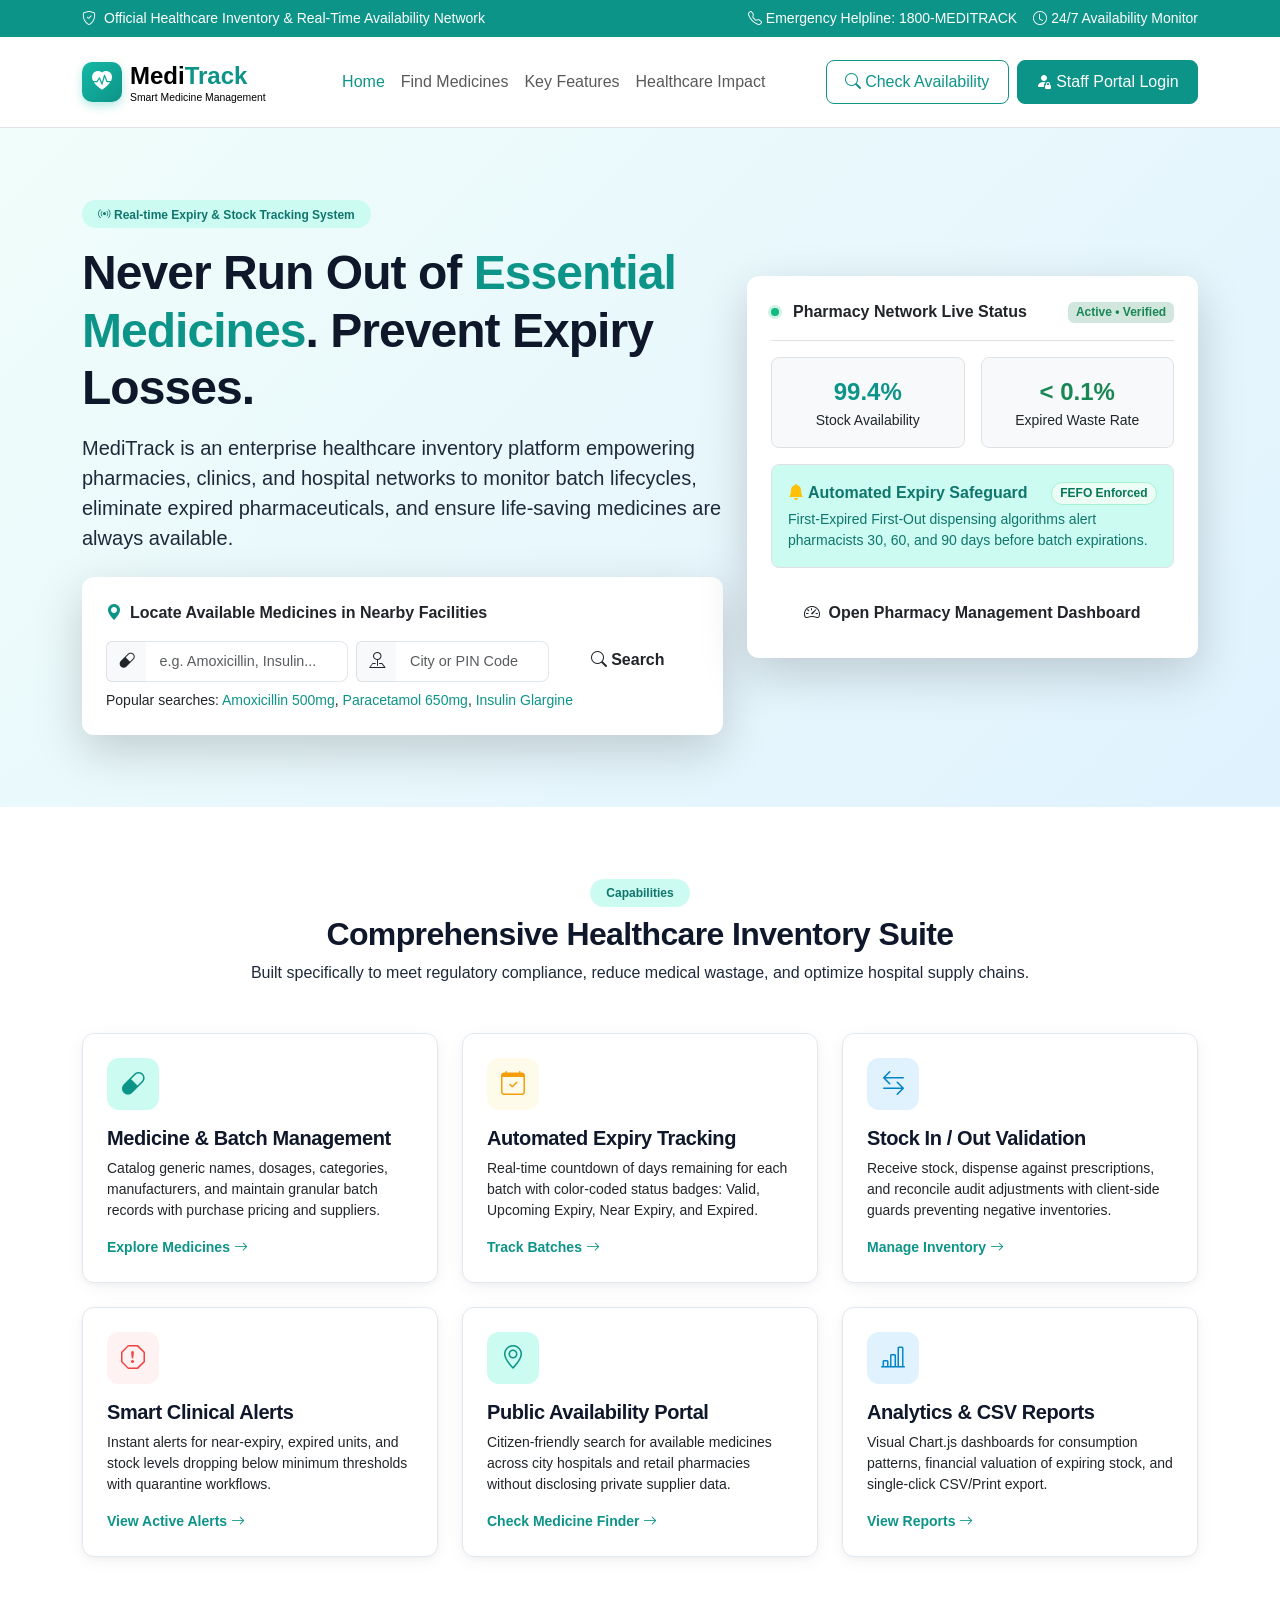
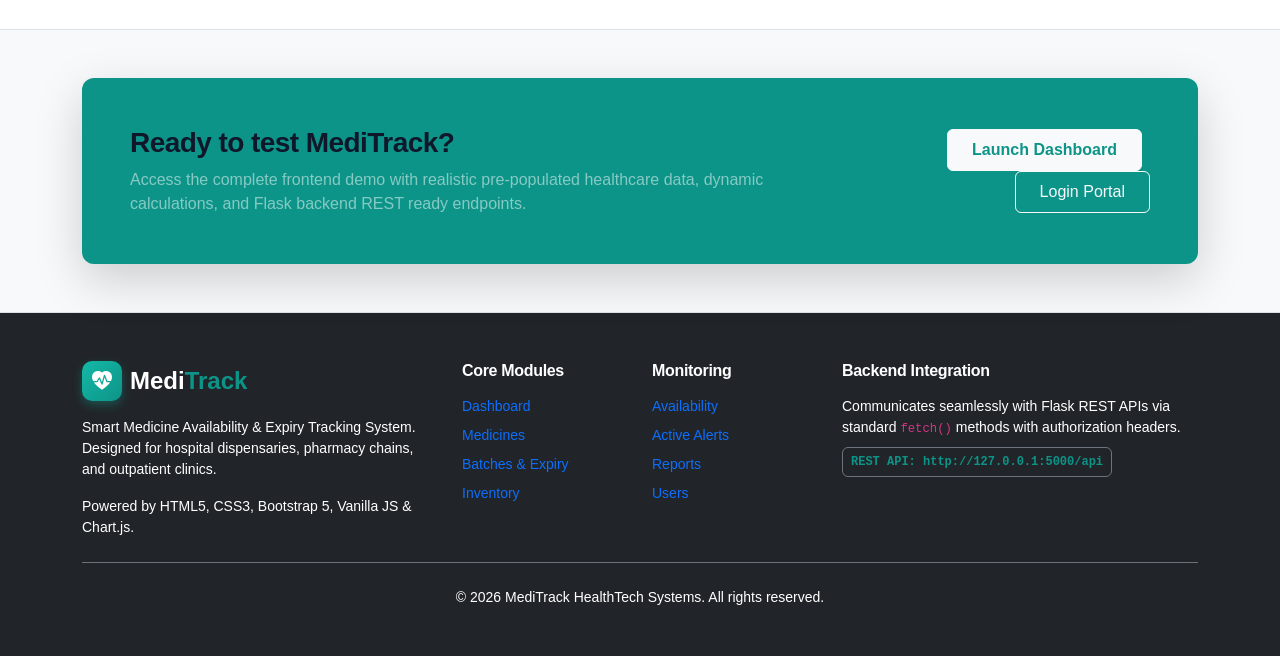
<file: meditrack-frontend/index.html>
<!DOCTYPE html>
<html lang="en">
<head>
  <meta charset="UTF-8">
  <meta name="viewport" content="width=device-width, initial-scale=1.0">
  <title>MediTrack - Smart Medicine Availability & Expiry Tracking System</title>
  <!-- Bootstrap 5 CSS -->
  <link href="https://cdn.jsdelivr.net/npm/bootstrap@5.3.3/dist/css/bootstrap.min.css" rel="stylesheet">
  <!-- Bootstrap Icons -->
  <link href="https://cdn.jsdelivr.net/npm/bootstrap-icons@1.11.3/font/bootstrap-icons.min.css" rel="stylesheet">
  <!-- Custom CSS -->
  <link rel="stylesheet" href="css/style.css">
  <link rel="stylesheet" href="css/responsive.css">
</head>
<body class="bg-white">

  <!-- Top Announcement Bar -->
  <div class="bg-teal py-2 text-white text-center small fw-medium">
    <div class="container d-flex justify-content-between align-items-center">
      <span><i class="bi bi-shield-check me-2"></i>Official Healthcare Inventory & Real-Time Availability Network</span>
      <div class="d-none d-md-flex gap-3">
        <span><i class="bi bi-telephone me-1"></i>Emergency Helpline: 1800-MEDITRACK</span>
        <span><i class="bi bi-clock me-1"></i>24/7 Availability Monitor</span>
      </div>
    </div>
  </div>

  <!-- Main Navigation Header -->
  <nav class="navbar navbar-expand-lg navbar-light bg-white border-bottom sticky-top py-3">
    <div class="container">
      <a class="navbar-brand d-flex align-items-center gap-2" href="index.html">
        <div class="brand-icon">
          <i class="bi bi-heart-pulse-fill"></i>
        </div>
        <div>
          <span class="fw-bold fs-4 text-slate-800">Medi<span class="text-teal">Track</span></span>
          <span class="d-block small text-slate-500" style="font-size: 0.65rem; margin-top: -4px;">Smart Medicine Management</span>
        </div>
      </a>

      <button class="navbar-toggler border-0" type="button" data-bs-toggle="collapse" data-bs-target="#landingNavbar">
        <span class="navbar-toggler-icon"></span>
      </button>

      <div class="collapse navbar-collapse" id="landingNavbar">
        <ul class="navbar-nav mx-auto mb-2 mb-lg-0 fw-medium">
          <li class="nav-item"><a class="nav-link active text-teal" href="index.html">Home</a></li>
          <li class="nav-item"><a class="nav-link text-slate-700" href="availability.html">Find Medicines</a></li>
          <li class="nav-item"><a class="nav-link text-slate-700" href="#features">Key Features</a></li>
          <li class="nav-item"><a class="nav-link text-slate-700" href="#analytics">Healthcare Impact</a></li>
        </ul>

        <div class="d-flex align-items-center gap-2">
          <a href="availability.html" class="btn btn-outline-teal">
            <i class="bi bi-search me-1"></i>Check Availability
          </a>
          <a href="login.html" class="btn btn-primary bg-teal">
            <i class="bi bi-person-fill-lock me-1"></i>Staff Portal Login
          </a>
        </div>
      </div>
    </div>
  </nav>

  <!-- Hero Section with Public Medicine Availability Quick Search -->
  <header class="py-5" style="background: linear-gradient(135deg, #f0fdfa 0%, #e0f2fe 100%);">
    <div class="container py-4">
      <div class="row align-items-center gy-4">
        <div class="col-lg-7">
          <span class="badge bg-teal-subtle text-teal px-3 py-2 rounded-pill fw-semibold mb-3">
            <i class="bi bi-broadcast me-1"></i>Real-time Expiry & Stock Tracking System
          </span>
          <h1 class="display-5 fw-bold text-slate-900 mb-3">
            Never Run Out of <span class="text-teal">Essential Medicines</span>. Prevent Expiry Losses.
          </h1>
          <p class="lead text-slate-600 mb-4">
            MediTrack is an enterprise healthcare inventory platform empowering pharmacies, clinics, and hospital networks to monitor batch lifecycles, eliminate expired pharmaceuticals, and ensure life-saving medicines are always available.
          </p>

          <!-- Quick Medicine Availability Search Box -->
          <div class="card card-custom p-4 border-0 shadow-lg">
            <div class="text-slate-800 fw-bold mb-3 d-flex align-items-center gap-2">
              <i class="bi bi-geo-alt-fill text-teal"></i>
              <span>Locate Available Medicines in Nearby Facilities</span>
            </div>
            <form action="availability.html" method="GET">
              <div class="row g-2">
                <div class="col-md-5">
                  <div class="input-group">
                    <span class="input-group-text bg-light border-end-0"><i class="bi bi-capsule text-slate-400"></i></span>
                    <input type="text" name="q" class="form-control border-start-0" placeholder="e.g. Amoxicillin, Insulin..." required>
                  </div>
                </div>
                <div class="col-md-4">
                  <div class="input-group">
                    <span class="input-group-text bg-light border-end-0"><i class="bi bi-pin-map text-slate-400"></i></span>
                    <input type="text" name="city" class="form-control border-start-0" placeholder="City or PIN Code">
                  </div>
                </div>
                <div class="col-md-3">
                  <button type="submit" class="btn btn-teal w-100 fw-semibold">
                    <i class="bi bi-search me-1"></i>Search
                  </button>
                </div>
              </div>
            </form>
            <div class="small text-slate-500 mt-2">
              Popular searches: <a href="availability.html" class="text-teal text-decoration-none">Amoxicillin 500mg</a>, <a href="availability.html" class="text-teal text-decoration-none">Paracetamol 650mg</a>, <a href="availability.html" class="text-teal text-decoration-none">Insulin Glargine</a>
            </div>
          </div>
        </div>

        <div class="col-lg-5">
          <div class="card card-custom border-0 shadow-lg p-4 bg-white position-relative">
            <div class="d-flex align-items-center justify-content-between pb-3 border-bottom mb-3">
              <div class="d-flex align-items-center gap-2">
                <span class="status-dot success"></span>
                <span class="fw-bold text-slate-800">Pharmacy Network Live Status</span>
              </div>
              <span class="badge bg-success-subtle text-success">Active &bull; Verified</span>
            </div>

            <!-- Mini Live Stat Preview -->
            <div class="row g-3 mb-3">
              <div class="col-6">
                <div class="p-3 bg-light rounded-3 text-center border">
                  <div class="fs-4 fw-bold text-teal">99.4%</div>
                  <div class="small text-slate-500">Stock Availability</div>
                </div>
              </div>
              <div class="col-6">
                <div class="p-3 bg-light rounded-3 text-center border">
                  <div class="fs-4 fw-bold text-success">&lt; 0.1%</div>
                  <div class="small text-slate-500">Expired Waste Rate</div>
                </div>
              </div>
            </div>

            <div class="p-3 rounded-3 border mb-3 bg-teal-subtle">
              <div class="d-flex align-items-center justify-content-between mb-1">
                <span class="fw-semibold text-slate-800"><i class="bi bi-bell-fill text-warning me-1"></i>Automated Expiry Safeguard</span>
                <span class="badge badge-valid">FEFO Enforced</span>
              </div>
              <p class="small text-slate-600 mb-0">
                First-Expired First-Out dispensing algorithms alert pharmacists 30, 60, and 90 days before batch expirations.
              </p>
            </div>

            <div class="text-center pt-2">
              <a href="dashboard.html" class="btn btn-teal w-100 py-2 fw-semibold">
                <i class="bi bi-speedometer2 me-2"></i>Open Pharmacy Management Dashboard
              </a>
            </div>
          </div>
        </div>
      </div>
    </div>
  </header>

  <!-- Features Section -->
  <section class="py-5" id="features">
    <div class="container py-4">
      <div class="text-center max-w-xl mx-auto mb-5">
        <span class="badge bg-teal-subtle text-teal fw-semibold px-3 py-2 rounded-pill mb-2">Capabilities</span>
        <h2 class="fw-bold text-slate-900">Comprehensive Healthcare Inventory Suite</h2>
        <p class="text-slate-500">Built specifically to meet regulatory compliance, reduce medical wastage, and optimize hospital supply chains.</p>
      </div>

      <div class="row g-4">
        <!-- Feature 1 -->
        <div class="col-md-6 col-lg-4">
          <div class="card card-custom h-100 p-4">
            <div class="stat-icon teal mb-3">
              <i class="bi bi-capsule"></i>
            </div>
            <h5 class="fw-bold text-slate-800 mb-2">Medicine & Batch Management</h5>
            <p class="text-slate-500 small mb-3">
              Catalog generic names, dosages, categories, manufacturers, and maintain granular batch records with purchase pricing and suppliers.
            </p>
            <a href="medicines.html" class="text-teal fw-semibold small text-decoration-none mt-auto">
              Explore Medicines <i class="bi bi-arrow-right"></i>
            </a>
          </div>
        </div>

        <!-- Feature 2 -->
        <div class="col-md-6 col-lg-4">
          <div class="card card-custom h-100 p-4">
            <div class="stat-icon amber mb-3">
              <i class="bi bi-calendar-check"></i>
            </div>
            <h5 class="fw-bold text-slate-800 mb-2">Automated Expiry Tracking</h5>
            <p class="text-slate-500 small mb-3">
              Real-time countdown of days remaining for each batch with color-coded status badges: Valid, Upcoming Expiry, Near Expiry, and Expired.
            </p>
            <a href="batches.html" class="text-teal fw-semibold small text-decoration-none mt-auto">
              Track Batches <i class="bi bi-arrow-right"></i>
            </a>
          </div>
        </div>

        <!-- Feature 3 -->
        <div class="col-md-6 col-lg-4">
          <div class="card card-custom h-100 p-4">
            <div class="stat-icon blue mb-3">
              <i class="bi bi-arrow-left-right"></i>
            </div>
            <h5 class="fw-bold text-slate-800 mb-2">Stock In / Out Validation</h5>
            <p class="text-slate-500 small mb-3">
              Receive stock, dispense against prescriptions, and reconcile audit adjustments with client-side guards preventing negative inventories.
            </p>
            <a href="inventory.html" class="text-teal fw-semibold small text-decoration-none mt-auto">
              Manage Inventory <i class="bi bi-arrow-right"></i>
            </a>
          </div>
        </div>

        <!-- Feature 4 -->
        <div class="col-md-6 col-lg-4">
          <div class="card card-custom h-100 p-4">
            <div class="stat-icon red mb-3">
              <i class="bi bi-exclamation-octagon"></i>
            </div>
            <h5 class="fw-bold text-slate-800 mb-2">Smart Clinical Alerts</h5>
            <p class="text-slate-500 small mb-3">
              Instant alerts for near-expiry, expired units, and stock levels dropping below minimum thresholds with quarantine workflows.
            </p>
            <a href="alerts.html" class="text-teal fw-semibold small text-decoration-none mt-auto">
              View Active Alerts <i class="bi bi-arrow-right"></i>
            </a>
          </div>
        </div>

        <!-- Feature 5 -->
        <div class="col-md-6 col-lg-4">
          <div class="card card-custom h-100 p-4">
            <div class="stat-icon teal mb-3">
              <i class="bi bi-geo-alt"></i>
            </div>
            <h5 class="fw-bold text-slate-800 mb-2">Public Availability Portal</h5>
            <p class="text-slate-500 small mb-3">
              Citizen-friendly search for available medicines across city hospitals and retail pharmacies without disclosing private supplier data.
            </p>
            <a href="availability.html" class="text-teal fw-semibold small text-decoration-none mt-auto">
              Check Medicine Finder <i class="bi bi-arrow-right"></i>
            </a>
          </div>
        </div>

        <!-- Feature 6 -->
        <div class="col-md-6 col-lg-4">
          <div class="card card-custom h-100 p-4">
            <div class="stat-icon blue mb-3">
              <i class="bi bi-bar-chart-line"></i>
            </div>
            <h5 class="fw-bold text-slate-800 mb-2">Analytics & CSV Reports</h5>
            <p class="text-slate-500 small mb-3">
              Visual Chart.js dashboards for consumption patterns, financial valuation of expiring stock, and single-click CSV/Print export.
            </p>
            <a href="reports.html" class="text-teal fw-semibold small text-decoration-none mt-auto">
              View Reports <i class="bi bi-arrow-right"></i>
            </a>
          </div>
        </div>
      </div>
    </div>
  </section>

  <!-- Quick Demo Access Banner -->
  <section class="py-5 bg-light border-top border-bottom" id="analytics">
    <div class="container">
      <div class="card card-custom border-0 p-4 p-md-5 bg-teal text-white shadow-lg">
        <div class="row align-items-center">
          <div class="col-lg-8">
            <h3 class="fw-bold mb-2">Ready to test MediTrack?</h3>
            <p class="mb-0 text-white-50">
              Access the complete frontend demo with realistic pre-populated healthcare data, dynamic calculations, and Flask backend REST ready endpoints.
            </p>
          </div>
          <div class="col-lg-4 text-lg-end mt-3 mt-lg-0">
            <a href="dashboard.html" class="btn btn-light text-teal fw-bold px-4 py-2 me-2">
              Launch Dashboard
            </a>
            <a href="login.html" class="btn btn-outline-light px-4 py-2">
              Login Portal
            </a>
          </div>
        </div>
      </div>
    </div>
  </section>

  <!-- Footer -->
  <footer class="bg-dark text-white py-5">
    <div class="container">
      <div class="row gy-4">
        <div class="col-lg-4">
          <div class="d-flex align-items-center gap-2 mb-3">
            <div class="brand-icon">
              <i class="bi bi-heart-pulse-fill"></i>
            </div>
            <span class="fw-bold fs-4 text-white">Medi<span class="text-teal">Track</span></span>
          </div>
          <p class="text-slate-400 small">
            Smart Medicine Availability & Expiry Tracking System. Designed for hospital dispensaries, pharmacy chains, and outpatient clinics.
          </p>
          <div class="small text-slate-500">
            Powered by HTML5, CSS3, Bootstrap 5, Vanilla JS & Chart.js.
          </div>
        </div>

        <div class="col-6 col-lg-2">
          <h6 class="fw-bold text-white mb-3">Core Modules</h6>
          <ul class="list-unstyled small text-slate-400 space-y-2">
            <li class="mb-2"><a href="dashboard.html" class="text-decoration-none text-slate-400">Dashboard</a></li>
            <li class="mb-2"><a href="medicines.html" class="text-decoration-none text-slate-400">Medicines</a></li>
            <li class="mb-2"><a href="batches.html" class="text-decoration-none text-slate-400">Batches & Expiry</a></li>
            <li class="mb-2"><a href="inventory.html" class="text-decoration-none text-slate-400">Inventory</a></li>
          </ul>
        </div>

        <div class="col-6 col-lg-2">
          <h6 class="fw-bold text-white mb-3">Monitoring</h6>
          <ul class="list-unstyled small text-slate-400">
            <li class="mb-2"><a href="availability.html" class="text-decoration-none text-slate-400">Availability</a></li>
            <li class="mb-2"><a href="alerts.html" class="text-decoration-none text-slate-400">Active Alerts</a></li>
            <li class="mb-2"><a href="reports.html" class="text-decoration-none text-slate-400">Reports</a></li>
            <li class="mb-2"><a href="users.html" class="text-decoration-none text-slate-400">Users</a></li>
          </ul>
        </div>

        <div class="col-lg-4">
          <h6 class="fw-bold text-white mb-3">Backend Integration</h6>
          <p class="text-slate-400 small mb-2">
            Communicates seamlessly with Flask REST APIs via standard <code>fetch()</code> methods with authorization headers.
          </p>
          <div class="badge bg-slate-800 text-teal border border-secondary p-2 font-monospace">
            REST API: http://127.0.0.1:5000/api
          </div>
        </div>
      </div>

      <div class="border-top border-secondary mt-4 pt-4 text-center small text-slate-400">
        &copy; 2026 MediTrack HealthTech Systems. All rights reserved.
      </div>
    </div>
  </footer>

  <!-- Bootstrap 5 JS Bundle -->
  <script src="https://cdn.jsdelivr.net/npm/bootstrap@5.3.3/dist/js/bootstrap.bundle.min.js"></script>
</body>
</html>
</file>
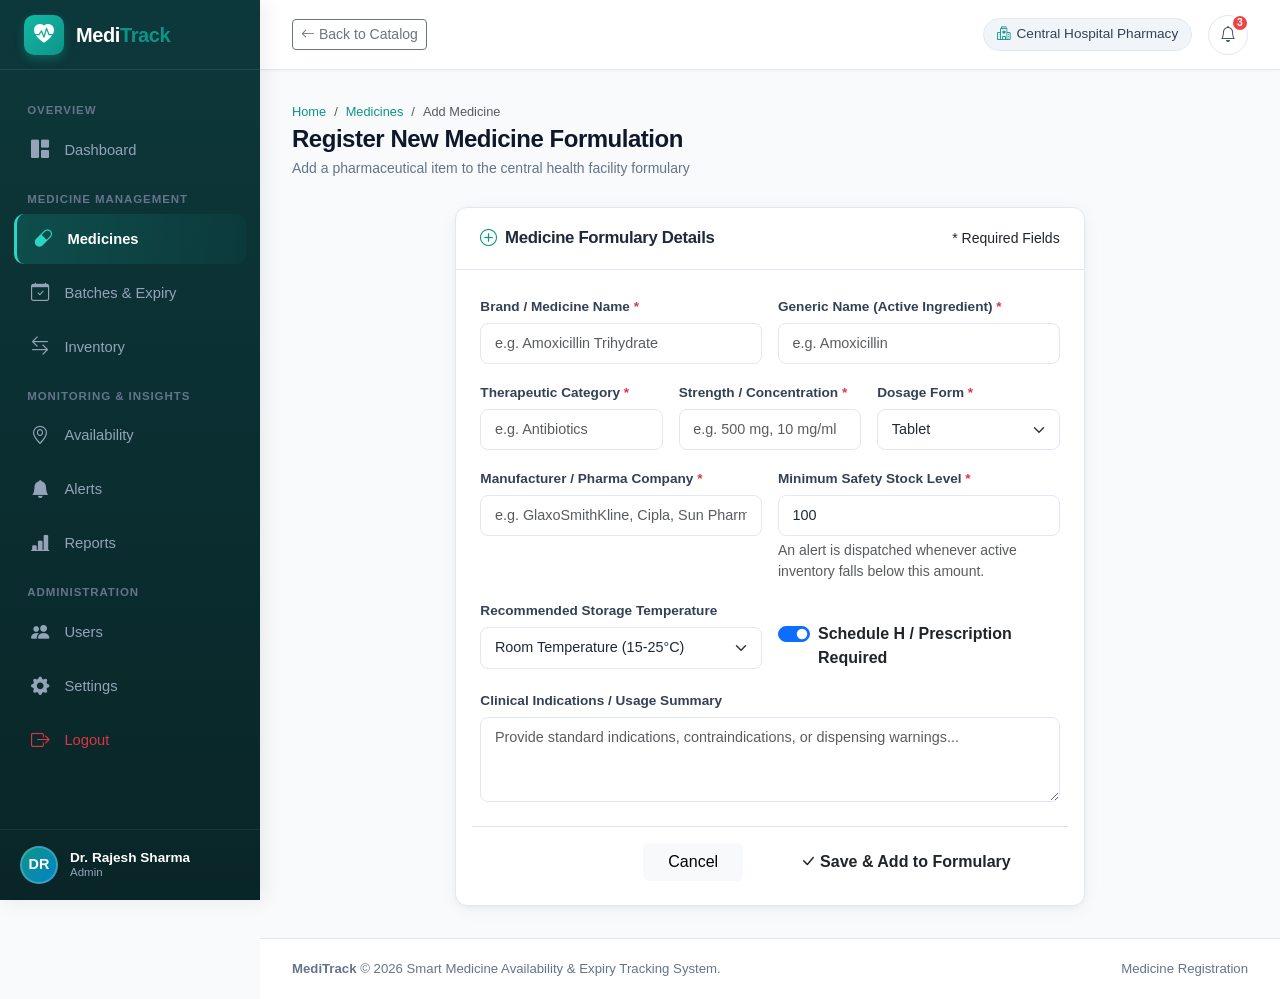
<file: meditrack-frontend/add-medicine.html>
<!DOCTYPE html>
<html lang="en">
<head>
  <meta charset="UTF-8">
  <meta name="viewport" content="width=device-width, initial-scale=1.0">
  <title>Add New Medicine - MediTrack</title>
  <!-- Bootstrap 5 CSS -->
  <link href="https://cdn.jsdelivr.net/npm/bootstrap@5.3.3/dist/css/bootstrap.min.css" rel="stylesheet">
  <!-- Bootstrap Icons -->
  <link href="https://cdn.jsdelivr.net/npm/bootstrap-icons@1.11.3/font/bootstrap-icons.min.css" rel="stylesheet">
  <!-- Custom CSS -->
  <link rel="stylesheet" href="css/style.css">
  <link rel="stylesheet" href="css/responsive.css">
</head>
<body>

  <div class="sidebar-backdrop" id="sidebarBackdrop"></div>

  <div class="app-container">

    <!-- SIDEBAR -->
    <aside class="app-sidebar" id="appSidebar">
      <div class="sidebar-header">
        <a href="dashboard.html" class="brand-logo">
          <div class="brand-icon">
            <i class="bi bi-heart-pulse-fill"></i>
          </div>
          <span>Medi<span class="text-teal">Track</span></span>
        </a>
      </div>

      <nav class="sidebar-nav">
        <div class="nav-section-title">Overview</div>
        <a href="dashboard.html" class="sidebar-item">
          <i class="bi bi-grid-1x2-fill"></i>
          <span>Dashboard</span>
        </a>

        <div class="nav-section-title">Medicine Management</div>
        <a href="medicines.html" class="sidebar-item active">
          <i class="bi bi-capsule"></i>
          <span>Medicines</span>
        </a>
        <a href="batches.html" class="sidebar-item">
          <i class="bi bi-calendar-check"></i>
          <span>Batches & Expiry</span>
        </a>
        <a href="inventory.html" class="sidebar-item">
          <i class="bi bi-arrow-left-right"></i>
          <span>Inventory</span>
        </a>

        <div class="nav-section-title">Monitoring & Insights</div>
        <a href="availability.html" class="sidebar-item">
          <i class="bi bi-geo-alt"></i>
          <span>Availability</span>
        </a>
        <a href="alerts.html" class="sidebar-item">
          <i class="bi bi-bell-fill"></i>
          <span>Alerts</span>
        </a>
        <a href="reports.html" class="sidebar-item">
          <i class="bi bi-bar-chart-line-fill"></i>
          <span>Reports</span>
        </a>

        <div class="nav-section-title">Administration</div>
        <a href="users.html" class="sidebar-item">
          <i class="bi bi-people-fill"></i>
          <span>Users</span>
        </a>
        <a href="settings.html" class="sidebar-item">
          <i class="bi bi-gear-fill"></i>
          <span>Settings</span>
        </a>
        <a href="javascript:void(0)" class="sidebar-item logout-btn text-danger">
          <i class="bi bi-box-arrow-right"></i>
          <span>Logout</span>
        </a>
      </nav>

      <div class="sidebar-footer">
        <div class="user-mini-profile">
          <div class="user-avatar user-avatar-initials">RS</div>
          <div class="user-info-text">
            <div class="user-name user-name-display">Dr. Rajesh Sharma</div>
            <div class="user-role user-role-display">Chief Pharmacist</div>
          </div>
        </div>
      </div>
    </aside>

    <!-- MAIN CONTENT -->
    <div class="app-main">
      <!-- Top Navbar -->
      <header class="top-navbar">
        <div class="navbar-left">
          <button class="sidebar-toggle-btn" id="sidebarToggleBtn">
            <i class="bi bi-list fs-5"></i>
          </button>
          <div class="d-flex align-items-center gap-2">
            <a href="medicines.html" class="btn btn-outline-secondary btn-sm">
              <i class="bi bi-arrow-left me-1"></i>Back to Catalog
            </a>
          </div>
        </div>
        <div class="navbar-right">
          <div class="branch-selector d-none d-md-flex">
            <i class="bi bi-hospital text-teal"></i>
            <span class="pharmacy-branch-display">Central Hospital Pharmacy</span>
          </div>
          <a href="alerts.html" class="notification-bell-btn text-decoration-none">
            <i class="bi bi-bell"></i>
            <span class="notification-count" id="headerAlertCount">3</span>
          </a>
        </div>
      </header>

      <!-- Content Body -->
      <main class="content-body">
        
        <div class="page-header">
          <div>
            <nav aria-label="breadcrumb">
              <ol class="breadcrumb">
                <li class="breadcrumb-item"><a href="dashboard.html" class="text-teal text-decoration-none">Home</a></li>
                <li class="breadcrumb-item"><a href="medicines.html" class="text-teal text-decoration-none">Medicines</a></li>
                <li class="breadcrumb-item active">Add Medicine</li>
              </ol>
            </nav>
            <h1 class="page-title">Register New Medicine Formulation</h1>
            <p class="page-subtitle">Add a pharmaceutical item to the central health facility formulary</p>
          </div>
        </div>

        <div class="row justify-content-center">
          <div class="col-lg-9 col-xl-8">
            <div class="card card-custom">
              <div class="card-header-custom">
                <h5 class="card-title-custom">
                  <i class="bi bi-plus-circle text-teal"></i>Medicine Formulary Details
                </h5>
                <span class="small text-slate-500">* Required Fields</span>
              </div>
              <div class="card-body-custom">
                <form id="addMedicineForm" novalidate>
                  <div class="row g-3">
                    
                    <!-- Medicine Name -->
                    <div class="col-md-6">
                      <label class="form-label" for="addMedName">Brand / Medicine Name <span class="text-danger">*</span></label>
                      <input type="text" id="addMedName" class="form-control" placeholder="e.g. Amoxicillin Trihydrate" required>
                      <div class="invalid-feedback">Please enter the trade or brand name.</div>
                    </div>

                    <!-- Generic Name -->
                    <div class="col-md-6">
                      <label class="form-label" for="addMedGeneric">Generic Name (Active Ingredient) <span class="text-danger">*</span></label>
                      <input type="text" id="addMedGeneric" class="form-control" placeholder="e.g. Amoxicillin" required>
                      <div class="invalid-feedback">Generic chemical name is required for clinical lookup.</div>
                    </div>

                    <!-- Category -->
                    <div class="col-md-4">
                      <label class="form-label" for="addMedCategory">Therapeutic Category <span class="text-danger">*</span></label>
                      <input type="text" id="addMedCategory" class="form-control" list="catList" placeholder="e.g. Antibiotics" required>
                      <datalist id="catList">
                        <option value="Antibiotics">
                        <option value="Antidiabetics">
                        <option value="Analgesics & Antipyretics">
                        <option value="Cardiovascular">
                        <option value="Antihistamines">
                        <option value="Gastrointestinal">
                        <option value="Respiratory">
                        <option value="Ophthalmic">
                        <option value="Vitamins & Minerals">
                      </datalist>
                      <div class="invalid-feedback">Select or enter a valid category.</div>
                    </div>

                    <!-- Strength -->
                    <div class="col-md-4">
                      <label class="form-label" for="addMedStrength">Strength / Concentration <span class="text-danger">*</span></label>
                      <input type="text" id="addMedStrength" class="form-control" placeholder="e.g. 500 mg, 10 mg/ml" required>
                      <div class="invalid-feedback">Please provide strength or potency.</div>
                    </div>

                    <!-- Dosage Form -->
                    <div class="col-md-4">
                      <label class="form-label" for="addMedDosageForm">Dosage Form <span class="text-danger">*</span></label>
                      <select id="addMedDosageForm" class="form-select" required>
                        <option value="Tablet" selected>Tablet</option>
                        <option value="Capsule">Capsule</option>
                        <option value="Syrup / Liquid">Syrup / Suspension</option>
                        <option value="Injection Cartridge / Vial">Injection / Cartridge</option>
                        <option value="Inhaler (CFC-free)">Inhaler</option>
                        <option value="Eye Drops">Eye / Ear Drops</option>
                        <option value="Ointment / Gel">Topical Ointment / Gel</option>
                      </select>
                    </div>

                    <!-- Manufacturer -->
                    <div class="col-md-6">
                      <label class="form-label" for="addMedManufacturer">Manufacturer / Pharma Company <span class="text-danger">*</span></label>
                      <input type="text" id="addMedManufacturer" class="form-control" placeholder="e.g. GlaxoSmithKline, Cipla, Sun Pharma" required>
                      <div class="invalid-feedback">Manufacturer company name is required.</div>
                    </div>

                    <!-- Minimum Stock Threshold -->
                    <div class="col-md-6">
                      <label class="form-label" for="addMedMinStock">Minimum Safety Stock Level <span class="text-danger">*</span></label>
                      <input type="number" id="addMedMinStock" class="form-control" min="1" value="100" required>
                      <div class="form-text small">An alert is dispatched whenever active inventory falls below this amount.</div>
                      <div class="invalid-feedback">Enter a valid positive threshold quantity.</div>
                    </div>

                    <!-- Storage Conditions -->
                    <div class="col-md-6">
                      <label class="form-label" for="addMedStorage">Recommended Storage Temperature</label>
                      <select id="addMedStorage" class="form-select">
                        <option value="Room Temperature (15-25°C)" selected>Room Temperature (15-25°C)</option>
                        <option value="Refrigerated (2-8°C) - Do not freeze">Refrigerated Cold Chain (2-8°C)</option>
                        <option value="Dry place below 30°C">Controlled Room (&lt; 30°C)</option>
                        <option value="Protect from light and moisture">Protect from light & humidity</option>
                      </select>
                    </div>

                    <!-- Prescription Required -->
                    <div class="col-md-6 d-flex align-items-center">
                      <div class="form-check form-switch pt-4">
                        <input class="form-check-input" type="checkbox" id="addMedRx" checked>
                        <label class="form-check-label fw-semibold text-slate-700" for="addMedRx">
                          Schedule H / Prescription Required
                        </label>
                      </div>
                    </div>

                    <!-- Description -->
                    <div class="col-12">
                      <label class="form-label" for="addMedDescription">Clinical Indications / Usage Summary</label>
                      <textarea id="addMedDescription" class="form-control" rows="3" placeholder="Provide standard indications, contraindications, or dispensing warnings..."></textarea>
                    </div>

                    <!-- Actions -->
                    <div class="col-12 d-flex justify-content-end gap-2 pt-3 border-top mt-4">
                      <a href="medicines.html" class="btn btn-light px-4">Cancel</a>
                      <button type="submit" class="btn btn-teal px-5 fw-semibold">
                        <i class="bi bi-check-lg me-1"></i>Save & Add to Formulary
                      </button>
                    </div>

                  </div>
                </form>
              </div>
            </div>
          </div>
        </div>

      </main>

      <footer class="app-footer">
        <div><strong>MediTrack</strong> &copy; 2026 Smart Medicine Availability & Expiry Tracking System.</div>
        <div class="text-slate-400">Medicine Registration</div>
      </footer>
    </div>
  </div>

  <!-- Scripts -->
  <script src="https://cdn.jsdelivr.net/npm/bootstrap@5.3.3/dist/js/bootstrap.bundle.min.js"></script>
  <script src="js/api.js"></script>
  <script src="js/auth.js"></script>
  <script src="js/medicines.js"></script>
</body>
</html>
</file>
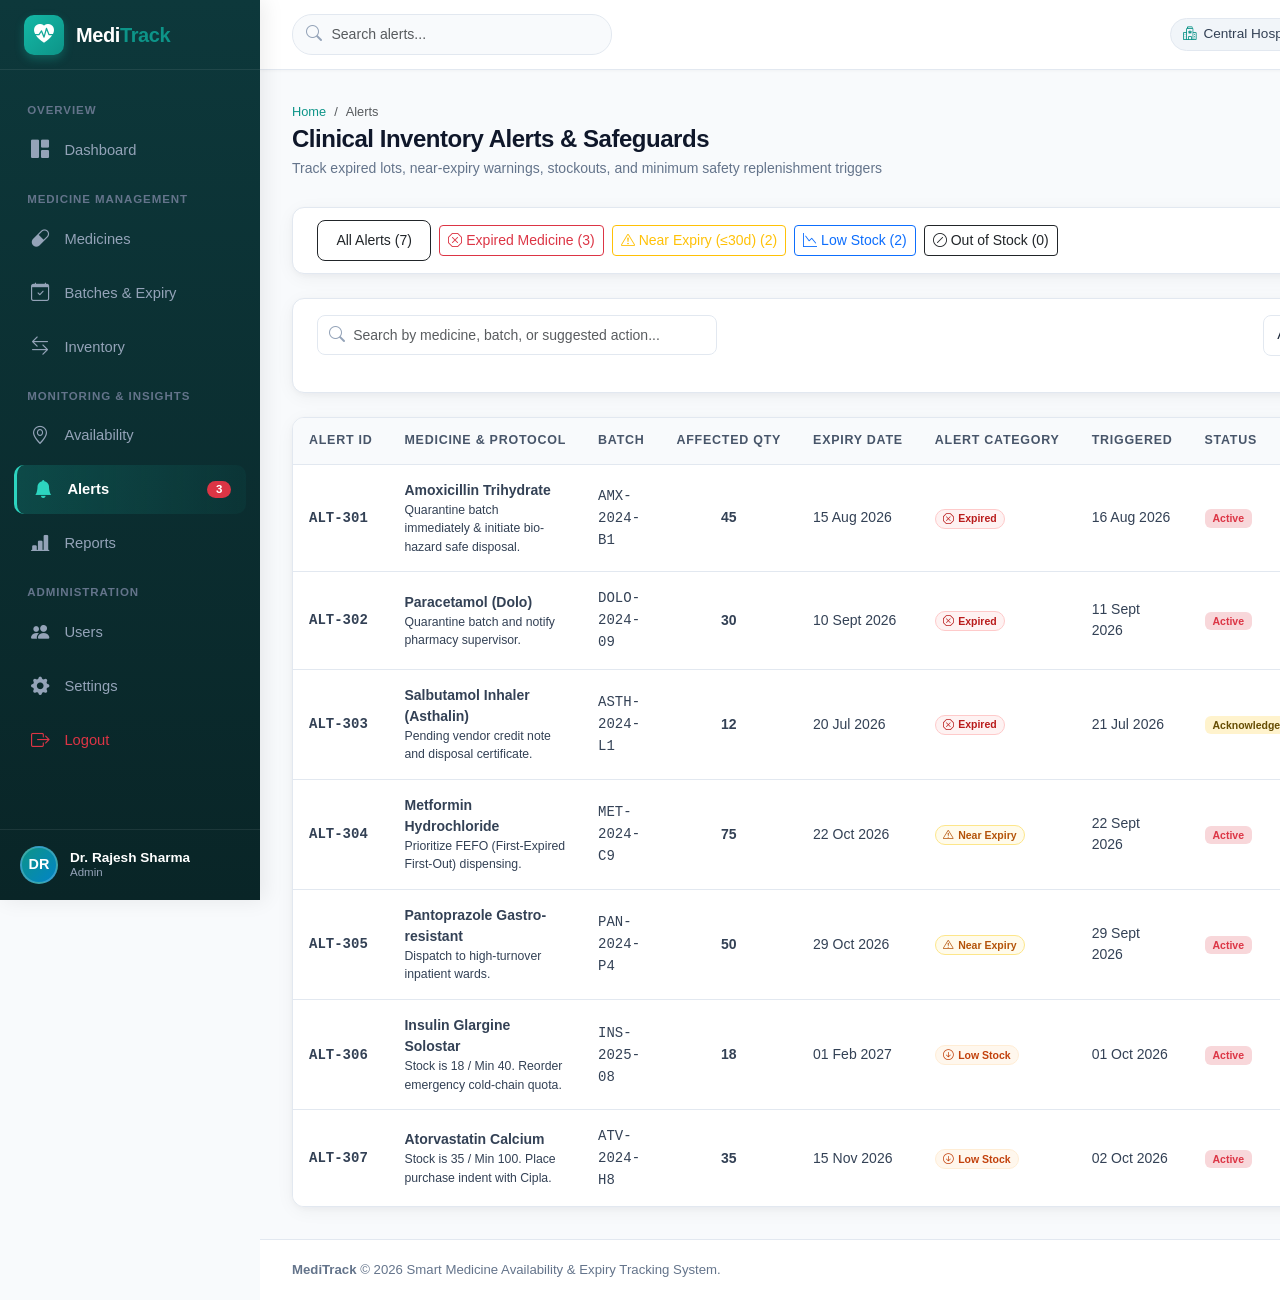
<file: meditrack-frontend/alerts.html>
<!DOCTYPE html>
<html lang="en">
<head>
  <meta charset="UTF-8">
  <meta name="viewport" content="width=device-width, initial-scale=1.0">
  <title>Clinical Alerts & Notifications - MediTrack</title>
  <!-- Bootstrap 5 CSS -->
  <link href="https://cdn.jsdelivr.net/npm/bootstrap@5.3.3/dist/css/bootstrap.min.css" rel="stylesheet">
  <!-- Bootstrap Icons -->
  <link href="https://cdn.jsdelivr.net/npm/bootstrap-icons@1.11.3/font/bootstrap-icons.min.css" rel="stylesheet">
  <!-- Custom CSS -->
  <link rel="stylesheet" href="css/style.css">
  <link rel="stylesheet" href="css/responsive.css">
</head>
<body>

  <div class="sidebar-backdrop" id="sidebarBackdrop"></div>

  <div class="app-container">

    <!-- SIDEBAR -->
    <aside class="app-sidebar" id="appSidebar">
      <div class="sidebar-header">
        <a href="dashboard.html" class="brand-logo">
          <div class="brand-icon">
            <i class="bi bi-heart-pulse-fill"></i>
          </div>
          <span>Medi<span class="text-teal">Track</span></span>
        </a>
      </div>

      <nav class="sidebar-nav">
        <div class="nav-section-title">Overview</div>
        <a href="dashboard.html" class="sidebar-item">
          <i class="bi bi-grid-1x2-fill"></i>
          <span>Dashboard</span>
        </a>

        <div class="nav-section-title">Medicine Management</div>
        <a href="medicines.html" class="sidebar-item">
          <i class="bi bi-capsule"></i>
          <span>Medicines</span>
        </a>
        <a href="batches.html" class="sidebar-item">
          <i class="bi bi-calendar-check"></i>
          <span>Batches & Expiry</span>
        </a>
        <a href="inventory.html" class="sidebar-item">
          <i class="bi bi-arrow-left-right"></i>
          <span>Inventory</span>
        </a>

        <div class="nav-section-title">Monitoring & Insights</div>
        <a href="availability.html" class="sidebar-item">
          <i class="bi bi-geo-alt"></i>
          <span>Availability</span>
        </a>
        <a href="alerts.html" class="sidebar-item active">
          <i class="bi bi-bell-fill"></i>
          <span>Alerts</span>
          <span class="badge bg-danger rounded-pill sidebar-badge" id="sidebarAlertCount">3</span>
        </a>
        <a href="reports.html" class="sidebar-item">
          <i class="bi bi-bar-chart-line-fill"></i>
          <span>Reports</span>
        </a>

        <div class="nav-section-title">Administration</div>
        <a href="users.html" class="sidebar-item">
          <i class="bi bi-people-fill"></i>
          <span>Users</span>
        </a>
        <a href="settings.html" class="sidebar-item">
          <i class="bi bi-gear-fill"></i>
          <span>Settings</span>
        </a>
        <a href="javascript:void(0)" class="sidebar-item logout-btn text-danger">
          <i class="bi bi-box-arrow-right"></i>
          <span>Logout</span>
        </a>
      </nav>

      <div class="sidebar-footer">
        <div class="user-mini-profile">
          <div class="user-avatar user-avatar-initials">RS</div>
          <div class="user-info-text">
            <div class="user-name user-name-display">Dr. Rajesh Sharma</div>
            <div class="user-role user-role-display">Chief Pharmacist</div>
          </div>
        </div>
      </div>
    </aside>

    <!-- MAIN CONTENT -->
    <div class="app-main">
      <header class="top-navbar">
        <div class="navbar-left">
          <button class="sidebar-toggle-btn" id="sidebarToggleBtn">
            <i class="bi bi-list fs-5"></i>
          </button>
          <div class="search-input-group">
            <i class="bi bi-search"></i>
            <input type="text" class="form-control" placeholder="Search alerts...">
          </div>
        </div>
        <div class="navbar-right">
          <div class="branch-selector d-none d-md-flex">
            <i class="bi bi-hospital text-teal"></i>
            <span class="pharmacy-branch-display">Central Hospital Pharmacy</span>
          </div>
          <a href="alerts.html" class="notification-bell-btn text-decoration-none">
            <i class="bi bi-bell"></i>
            <span class="notification-count" id="headerAlertCount">3</span>
          </a>
          <div class="dropdown">
            <button class="btn p-0 border-0" type="button" data-bs-toggle="dropdown">
              <div class="user-avatar user-avatar-initials" style="width: 38px; height: 38px;">RS</div>
            </button>
            <ul class="dropdown-menu dropdown-menu-end shadow border-0">
              <li class="px-3 py-2 border-bottom">
                <div class="fw-bold user-name-display">Dr. Rajesh Sharma</div>
                <div class="small text-slate-500 user-role-display">Admin</div>
              </li>
              <li><a class="dropdown-item" href="settings.html"><i class="bi bi-gear me-2"></i>Settings</a></li>
              <li><hr class="dropdown-divider"></li>
              <li><a class="dropdown-item text-danger logout-btn" href="javascript:void(0)"><i class="bi bi-box-arrow-right me-2"></i>Logout</a></li>
            </ul>
          </div>
        </div>
      </header>

      <main class="content-body">
        
        <!-- Page Header -->
        <div class="page-header">
          <div>
            <nav aria-label="breadcrumb">
              <ol class="breadcrumb">
                <li class="breadcrumb-item"><a href="dashboard.html" class="text-teal text-decoration-none">Home</a></li>
                <li class="breadcrumb-item active">Alerts</li>
              </ol>
            </nav>
            <h1 class="page-title">Clinical Inventory Alerts & Safeguards</h1>
            <p class="page-subtitle">Track expired lots, near-expiry warnings, stockouts, and minimum safety replenishment triggers</p>
          </div>
          <div class="page-actions">
            <button type="button" class="btn btn-outline-secondary btn-sm" id="acknowledgeAllBtn">
              <i class="bi bi-check2-all me-1"></i>Acknowledge All Active
            </button>
          </div>
        </div>

        <!-- Alert Category Pills Navigation -->
        <div class="card card-custom mb-4">
          <div class="card-body-custom py-2">
            <div class="d-flex align-items-center gap-2 overflow-auto py-1">
              <a href="#" class="btn btn-sm btn-outline-teal alert-cat-tab active" data-category="All">
                All Alerts (<span id="countAllAlerts">0</span>)
              </a>
              <a href="#" class="btn btn-sm btn-outline-danger alert-cat-tab" data-category="EXPIRED">
                <i class="bi bi-x-octagon me-1"></i>Expired Medicine (<span id="countExpiredAlerts">0</span>)
              </a>
              <a href="#" class="btn btn-sm btn-outline-warning alert-cat-tab" data-category="NEAR_EXPIRY">
                <i class="bi bi-exclamation-triangle me-1"></i>Near Expiry (&le;30d) (<span id="countNearExpiryAlerts">0</span>)
              </a>
              <a href="#" class="btn btn-sm btn-outline-primary alert-cat-tab" data-category="LOW_STOCK">
                <i class="bi bi-graph-down me-1"></i>Low Stock (<span id="countLowStockAlerts">0</span>)
              </a>
              <a href="#" class="btn btn-sm btn-outline-dark alert-cat-tab" data-category="OUT_OF_STOCK">
                <i class="bi bi-slash-circle me-1"></i>Out of Stock (<span id="countOutOfStockAlerts">0</span>)
              </a>
            </div>
          </div>
        </div>

        <!-- Toolbar Filters -->
        <div class="card card-custom mb-4">
          <div class="card-body-custom py-3">
            <div class="toolbar-container">
              <div class="toolbar-search">
                <i class="bi bi-search"></i>
                <input type="text" id="alertSearchInput" class="form-control" placeholder="Search by medicine, batch, or suggested action...">
              </div>

              <div class="toolbar-actions">
                <select id="alertStatusFilter" class="form-select form-select-sm" style="min-width: 160px;">
                  <option value="All">All Statuses</option>
                  <option value="Active">Active (Requires Attention)</option>
                  <option value="Acknowledged">Acknowledged</option>
                  <option value="Resolved">Resolved</option>
                </select>
              </div>
            </div>
          </div>
        </div>

        <!-- Alerts Table -->
        <div class="card card-custom">
          <div class="table-responsive">
            <table class="table table-custom mb-0">
              <thead>
                <tr>
                  <th>Alert ID</th>
                  <th>Medicine & Protocol</th>
                  <th>Batch</th>
                  <th class="text-center">Affected Qty</th>
                  <th>Expiry Date</th>
                  <th>Alert Category</th>
                  <th>Triggered</th>
                  <th>Status</th>
                  <th class="text-end">Corrective Action</th>
                </tr>
              </thead>
              <tbody id="alertsTableBody">
                <tr>
                  <td colspan="9" class="text-center py-5">
                    <div class="spinner-border text-teal"></div>
                  </td>
                </tr>
              </tbody>
            </table>
          </div>
        </div>

      </main>

      <footer class="app-footer">
        <div><strong>MediTrack</strong> &copy; 2026 Smart Medicine Availability & Expiry Tracking System.</div>
        <div class="text-slate-400">Clinical Safety Monitoring</div>
      </footer>
    </div>
  </div>

  <!-- Scripts -->
  <script src="https://cdn.jsdelivr.net/npm/bootstrap@5.3.3/dist/js/bootstrap.bundle.min.js"></script>
  <script src="js/api.js"></script>
  <script src="js/auth.js"></script>
  <script src="js/alerts.js"></script>
</body>
</html>
</file>
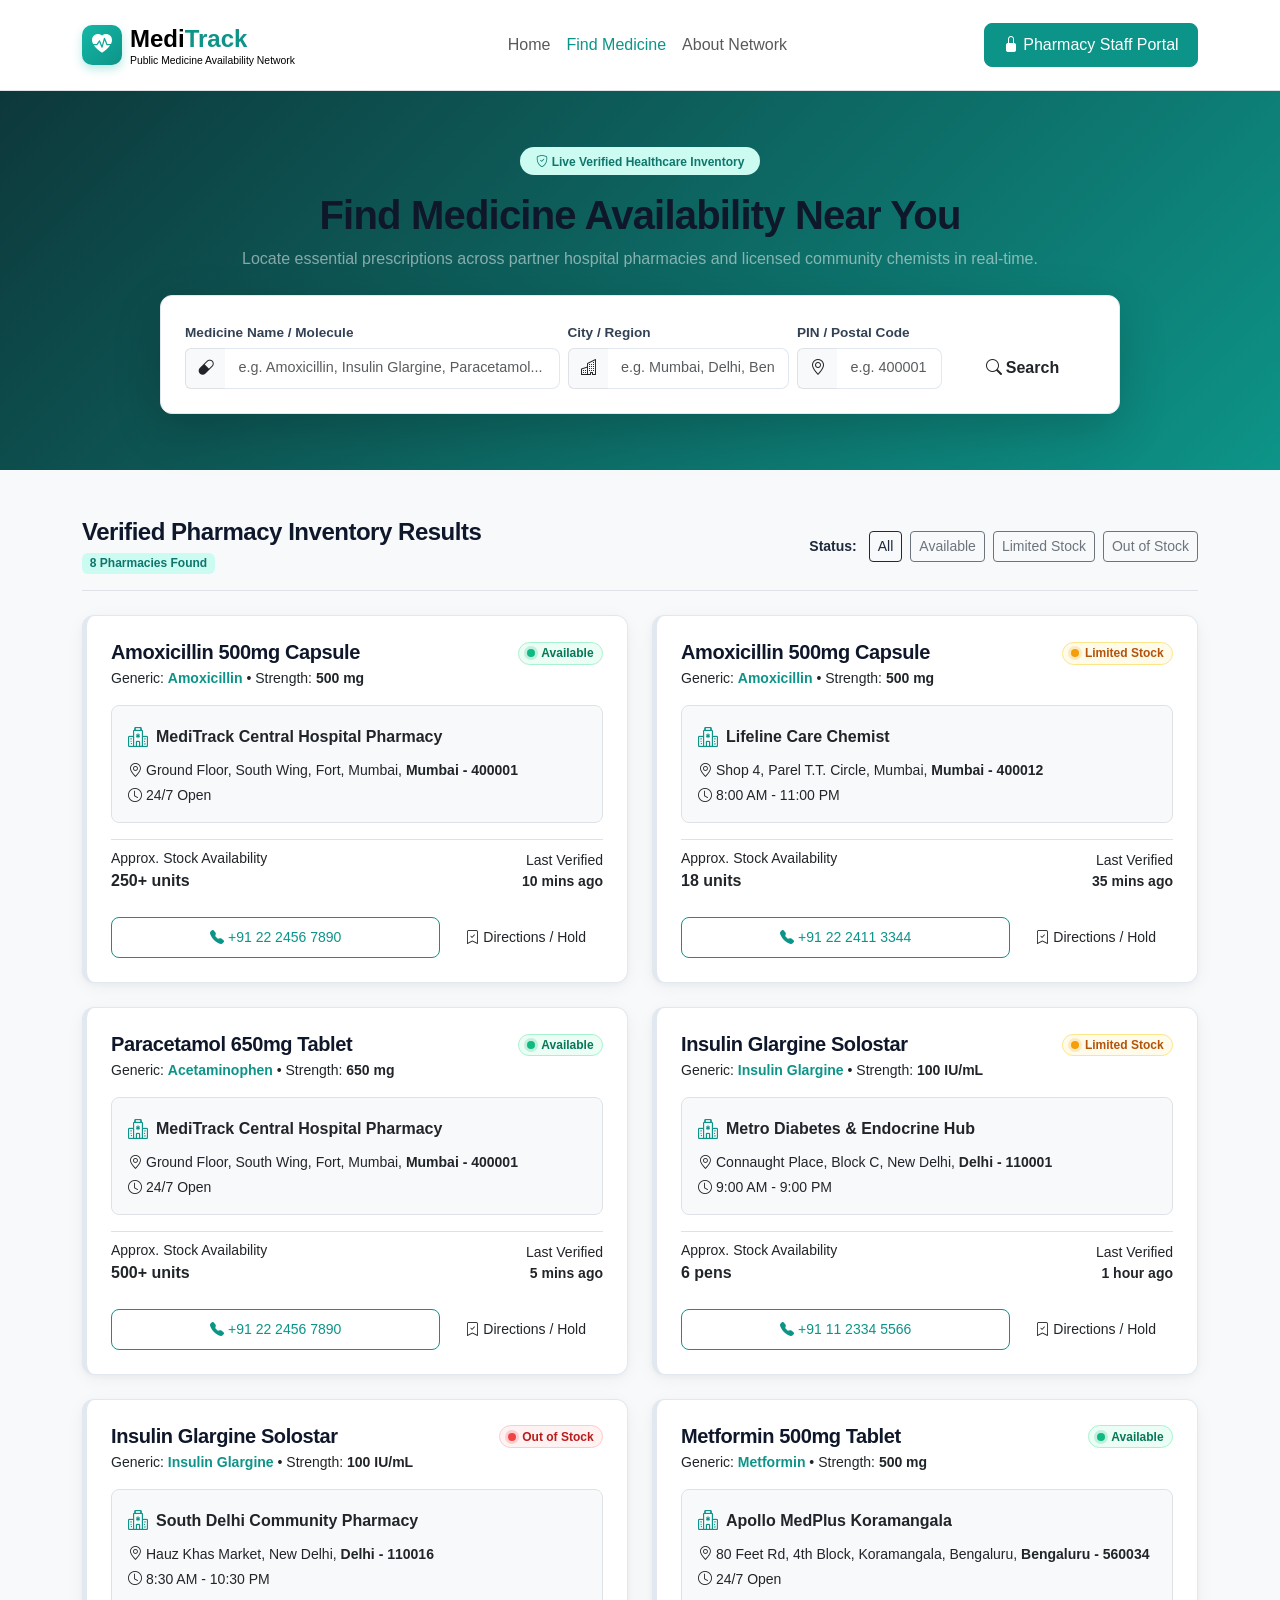
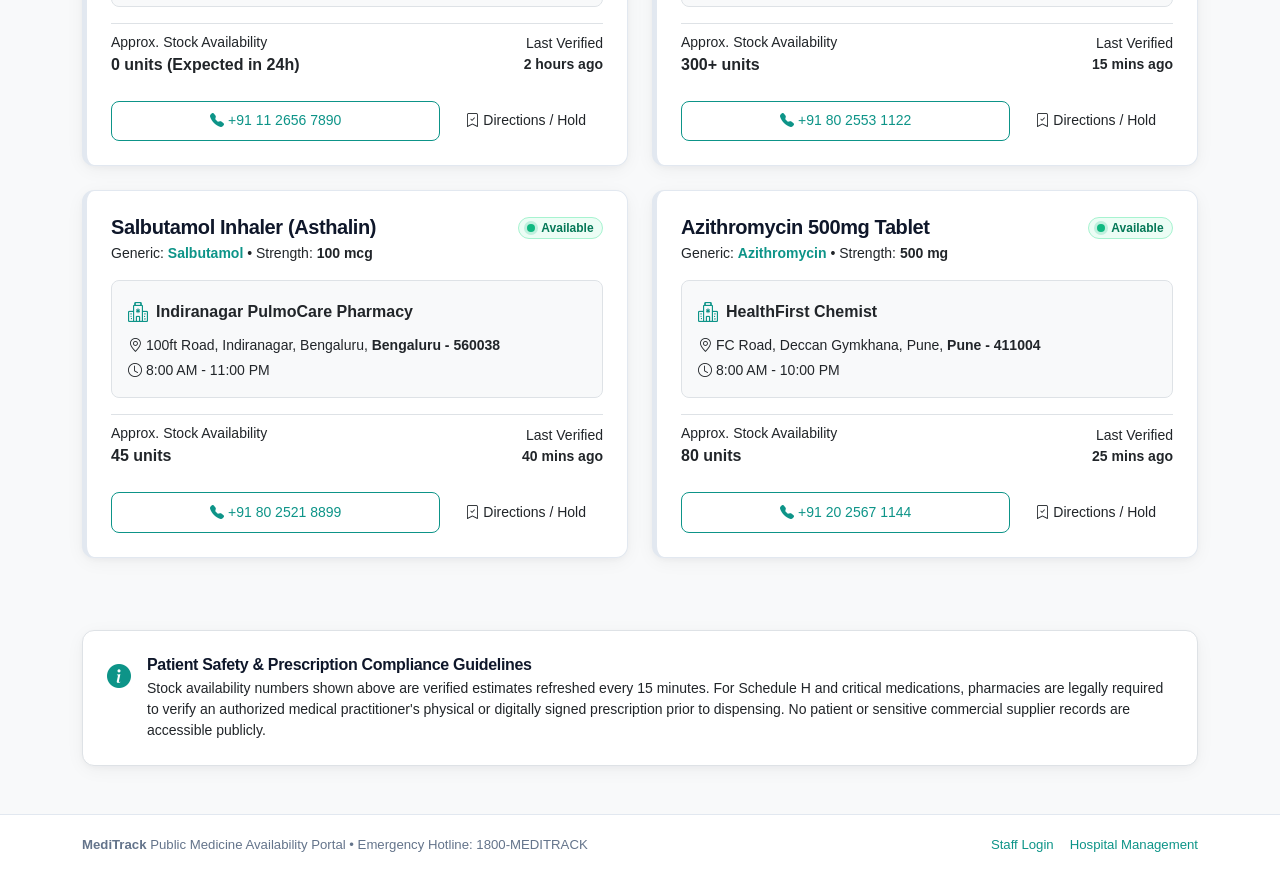
<file: meditrack-frontend/availability.html>
<!DOCTYPE html>
<html lang="en">
<head>
  <meta charset="UTF-8">
  <meta name="viewport" content="width=device-width, initial-scale=1.0">
  <title>Public Medicine Availability Search - MediTrack</title>
  <!-- Bootstrap 5 CSS -->
  <link href="https://cdn.jsdelivr.net/npm/bootstrap@5.3.3/dist/css/bootstrap.min.css" rel="stylesheet">
  <!-- Bootstrap Icons -->
  <link href="https://cdn.jsdelivr.net/npm/bootstrap-icons@1.11.3/font/bootstrap-icons.min.css" rel="stylesheet">
  <!-- Custom CSS -->
  <link rel="stylesheet" href="css/style.css">
  <link rel="stylesheet" href="css/responsive.css">
</head>
<body class="bg-light">

  <!-- Public Top Navigation -->
  <nav class="navbar navbar-expand-lg navbar-white bg-white border-bottom sticky-top py-3">
    <div class="container">
      <a class="navbar-brand d-flex align-items-center gap-2" href="index.html">
        <div class="brand-icon">
          <i class="bi bi-heart-pulse-fill"></i>
        </div>
        <div>
          <span class="fw-bold fs-4 text-slate-800">Medi<span class="text-teal">Track</span></span>
          <span class="d-block small text-slate-500" style="font-size: 0.65rem; margin-top: -4px;">Public Medicine Availability Network</span>
        </div>
      </a>

      <button class="navbar-toggler border-0" type="button" data-bs-toggle="collapse" data-bs-target="#availNavbar">
        <span class="navbar-toggler-icon"></span>
      </button>

      <div class="collapse navbar-collapse" id="availNavbar">
        <ul class="navbar-nav mx-auto mb-2 mb-lg-0 fw-medium">
          <li class="nav-item"><a class="nav-link text-slate-700" href="index.html">Home</a></li>
          <li class="nav-item"><a class="nav-link active text-teal" href="availability.html">Find Medicine</a></li>
          <li class="nav-item"><a class="nav-link text-slate-700" href="index.html#features">About Network</a></li>
        </ul>

        <div class="d-flex align-items-center gap-2">
          <a href="login.html" class="btn btn-primary bg-teal">
            <i class="bi bi-lock-fill me-1"></i>Pharmacy Staff Portal
          </a>
        </div>
      </div>
    </div>
  </nav>

  <!-- Hero Search Banner -->
  <div class="py-5 text-white" style="background: linear-gradient(135deg, #0d383b 0%, #0d9488 100%);">
    <div class="container py-2 text-center">
      <span class="badge bg-teal-subtle text-teal fw-semibold px-3 py-2 rounded-pill mb-3">
        <i class="bi bi-shield-check me-1"></i>Live Verified Healthcare Inventory
      </span>
      <h1 class="display-6 fw-bold mb-2">Find Medicine Availability Near You</h1>
      <p class="text-white-50 max-w-lg mx-auto mb-4">
        Locate essential prescriptions across partner hospital pharmacies and licensed community chemists in real-time.
      </p>

      <!-- Search Card Form -->
      <div class="card card-custom p-3 p-md-4 text-start shadow-lg mx-auto" style="max-width: 960px;">
        <form id="availabilitySearchForm" onsubmit="return false;">
          <div class="row g-2">
            <!-- Medicine Name -->
            <div class="col-lg-5 col-md-12">
              <label class="form-label small fw-bold text-slate-700 mb-1">Medicine Name / Molecule</label>
              <div class="input-group">
                <span class="input-group-text bg-light border-end-0 text-slate-400">
                  <i class="bi bi-capsule"></i>
                </span>
                <input type="text" id="searchMedicineInput" class="form-control border-start-0" 
                       placeholder="e.g. Amoxicillin, Insulin Glargine, Paracetamol...">
              </div>
            </div>

            <!-- City -->
            <div class="col-lg-3 col-md-6">
              <label class="form-label small fw-bold text-slate-700 mb-1">City / Region</label>
              <div class="input-group">
                <span class="input-group-text bg-light border-end-0 text-slate-400">
                  <i class="bi bi-buildings"></i>
                </span>
                <input type="text" id="searchCityInput" class="form-control border-start-0" 
                       placeholder="e.g. Mumbai, Delhi, Bengaluru...">
              </div>
            </div>

            <!-- PIN Code -->
            <div class="col-lg-2 col-md-6">
              <label class="form-label small fw-bold text-slate-700 mb-1">PIN / Postal Code</label>
              <div class="input-group">
                <span class="input-group-text bg-light border-end-0 text-slate-400">
                  <i class="bi bi-geo-alt"></i>
                </span>
                <input type="text" id="searchPincodeInput" class="form-control border-start-0" 
                       placeholder="e.g. 400001">
              </div>
            </div>

            <!-- Search Action Button -->
            <div class="col-lg-2 col-md-12 d-flex align-items-end">
              <button type="button" class="btn btn-teal w-100 py-2 fw-semibold" id="executeSearchBtn">
                <i class="bi bi-search me-1"></i>Search
              </button>
            </div>
          </div>
        </form>
      </div>

    </div>
  </div>

  <!-- Search Results Container -->
  <main class="container py-5">
    
    <!-- Filter Controls & Header -->
    <div class="d-flex align-items-center justify-content-between flex-wrap gap-3 pb-3 mb-4 border-bottom">
      <div>
        <h4 class="fw-bold text-slate-800 mb-1">Verified Pharmacy Inventory Results</h4>
        <span class="badge bg-teal-subtle text-teal fw-semibold" id="resultsCountBadge">Searching live pharmacies...</span>
      </div>

      <!-- Availability Filter Pills -->
      <div class="d-flex align-items-center gap-2">
        <span class="small fw-semibold text-slate-500 me-1">Status:</span>
        <button type="button" class="btn btn-sm btn-teal filter-status-btn active" data-status="All">All</button>
        <button type="button" class="btn btn-sm btn-outline-secondary filter-status-btn" data-status="Available">Available</button>
        <button type="button" class="btn btn-sm btn-outline-secondary filter-status-btn" data-status="Limited Stock">Limited Stock</button>
        <button type="button" class="btn btn-sm btn-outline-secondary filter-status-btn" data-status="Out of Stock">Out of Stock</button>
      </div>
    </div>

    <!-- Results Cards Grid -->
    <div class="row" id="availabilityResultsContainer">
      <div class="col-12 text-center py-5">
        <div class="spinner-border text-teal"></div>
      </div>
    </div>

    <!-- Healthcare Disclosure Notice -->
    <div class="card card-custom bg-white p-4 border mt-5">
      <div class="d-flex align-items-start gap-3">
        <i class="bi bi-info-circle-fill text-teal fs-4 mt-1"></i>
        <div>
          <h6 class="fw-bold text-slate-800 mb-1">Patient Safety & Prescription Compliance Guidelines</h6>
          <p class="text-slate-500 small mb-0">
            Stock availability numbers shown above are verified estimates refreshed every 15 minutes. For Schedule H and critical medications, pharmacies are legally required to verify an authorized medical practitioner's physical or digitally signed prescription prior to dispensing. No patient or sensitive commercial supplier records are accessible publicly.
          </p>
        </div>
      </div>
    </div>

  </main>

  <!-- Footer -->
  <footer class="app-footer">
    <div class="container d-flex justify-content-between align-items-center flex-wrap gap-2">
      <div><strong>MediTrack</strong> Public Medicine Availability Portal &bull; Emergency Hotline: 1800-MEDITRACK</div>
      <div class="d-flex gap-3">
        <a href="login.html" class="text-teal text-decoration-none">Staff Login</a>
        <a href="dashboard.html" class="text-teal text-decoration-none">Hospital Management</a>
      </div>
    </div>
  </footer>

  <!-- Scripts -->
  <script src="https://cdn.jsdelivr.net/npm/bootstrap@5.3.3/dist/js/bootstrap.bundle.min.js"></script>
  <script src="js/api.js"></script>
  <script src="js/availability.js"></script>
</body>
</html>
</file>
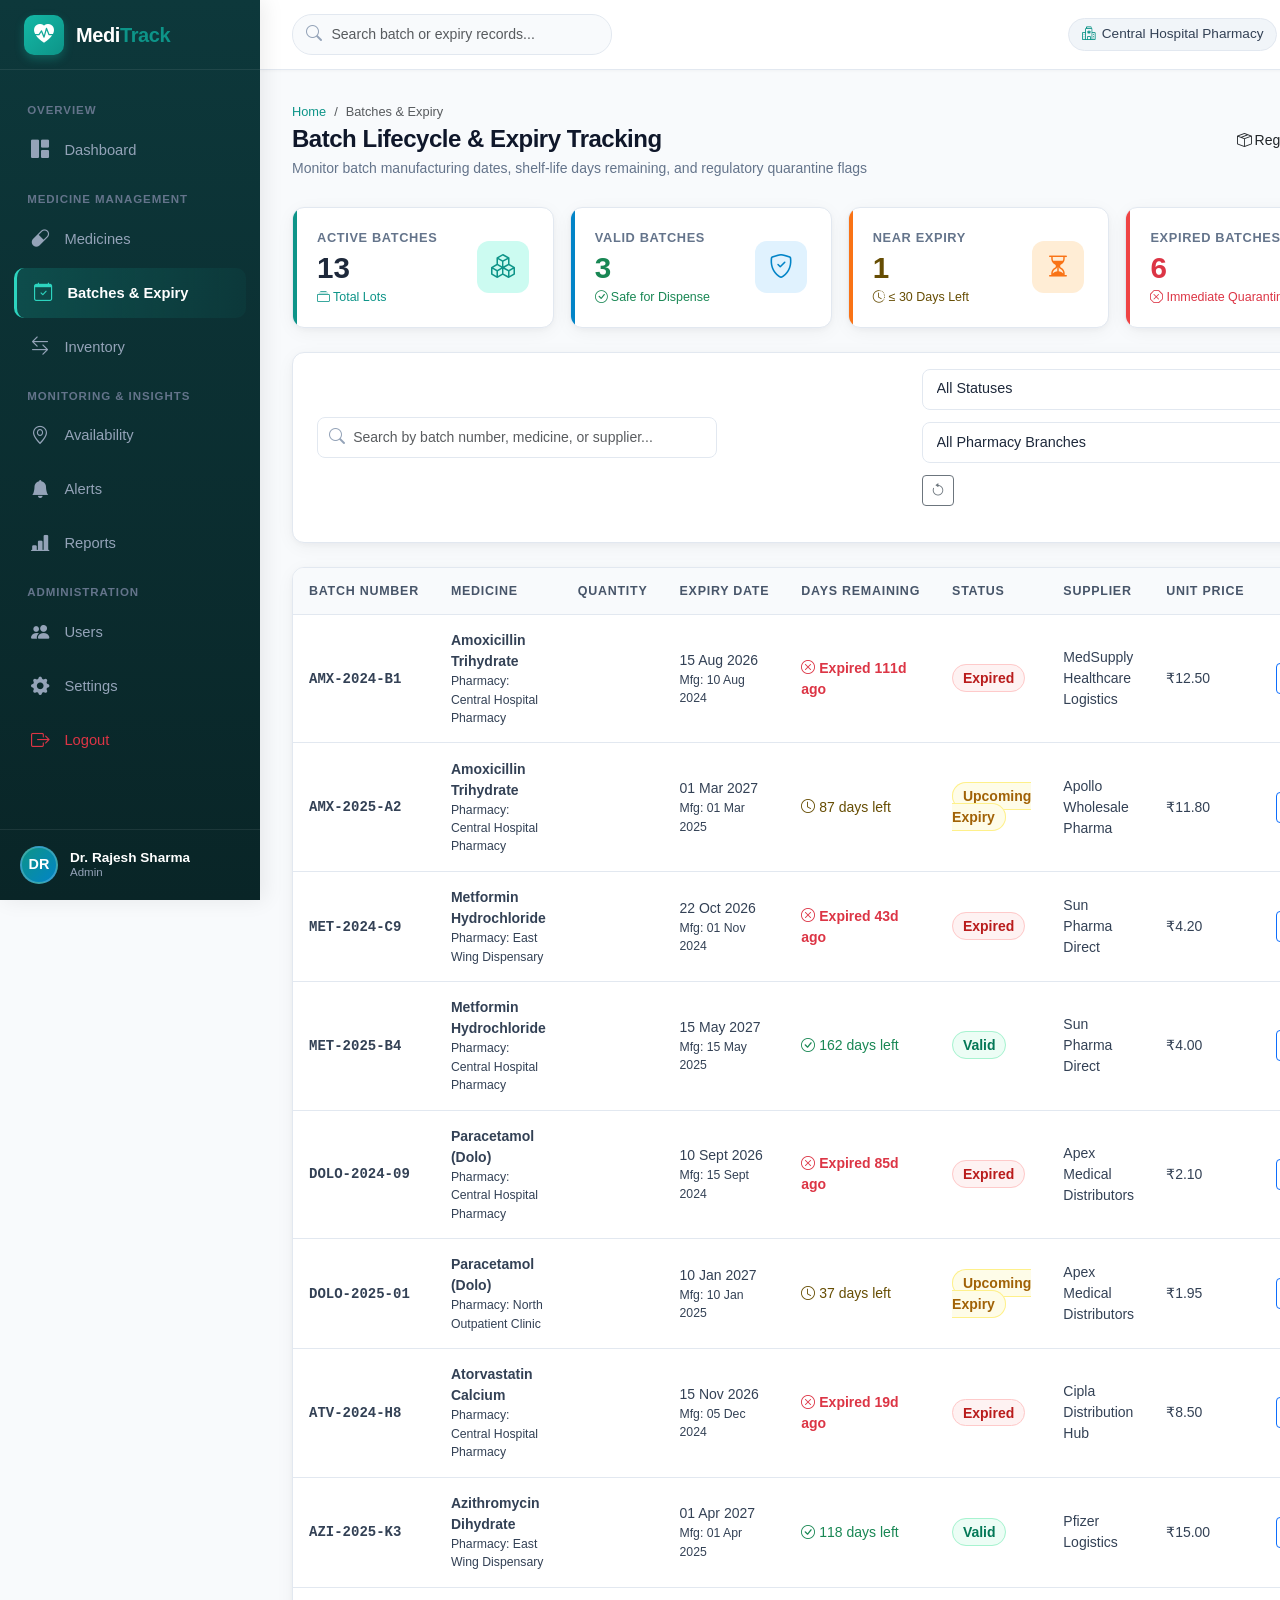
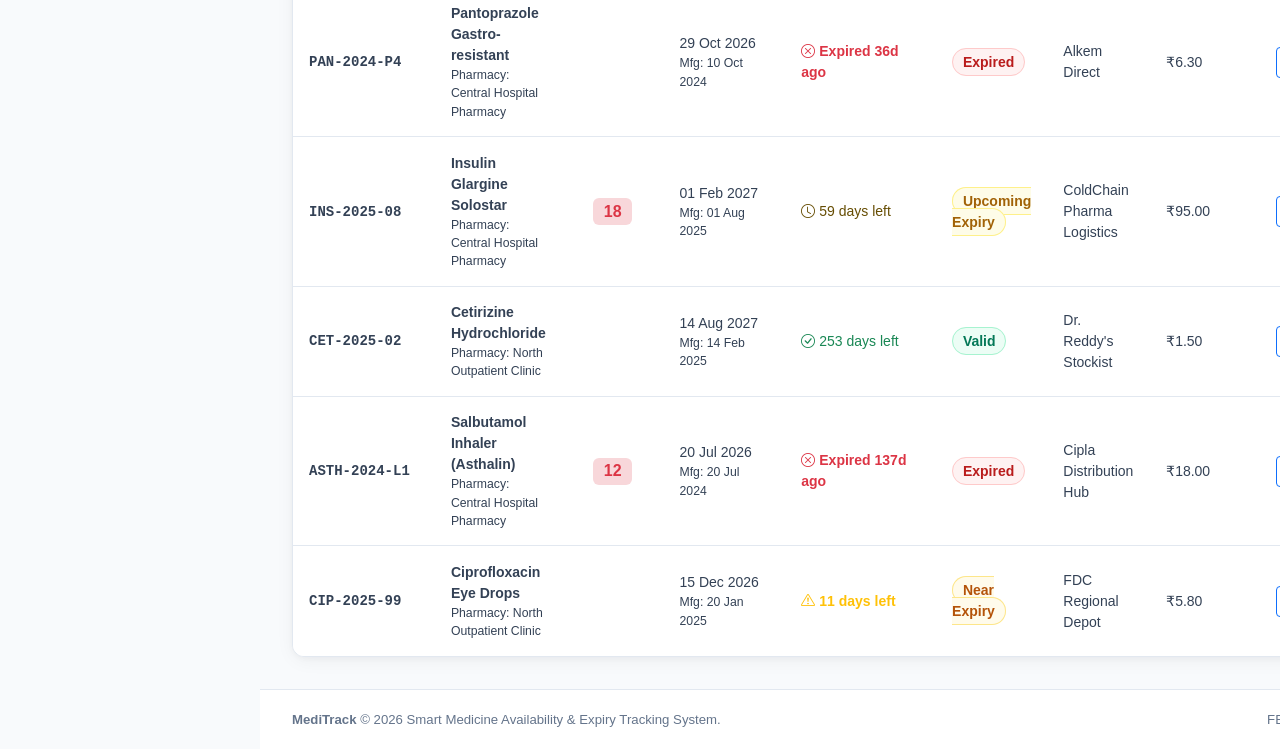
<file: meditrack-frontend/batches.html>
<!DOCTYPE html>
<html lang="en">
<head>
  <meta charset="UTF-8">
  <meta name="viewport" content="width=device-width, initial-scale=1.0">
  <title>Batch & Expiry Management - MediTrack</title>
  <!-- Bootstrap 5 CSS -->
  <link href="https://cdn.jsdelivr.net/npm/bootstrap@5.3.3/dist/css/bootstrap.min.css" rel="stylesheet">
  <!-- Bootstrap Icons -->
  <link href="https://cdn.jsdelivr.net/npm/bootstrap-icons@1.11.3/font/bootstrap-icons.min.css" rel="stylesheet">
  <!-- Custom CSS -->
  <link rel="stylesheet" href="css/style.css">
  <link rel="stylesheet" href="css/responsive.css">
</head>
<body>

  <div class="sidebar-backdrop" id="sidebarBackdrop"></div>

  <div class="app-container">

    <!-- SIDEBAR -->
    <aside class="app-sidebar" id="appSidebar">
      <div class="sidebar-header">
        <a href="dashboard.html" class="brand-logo">
          <div class="brand-icon">
            <i class="bi bi-heart-pulse-fill"></i>
          </div>
          <span>Medi<span class="text-teal">Track</span></span>
        </a>
      </div>

      <nav class="sidebar-nav">
        <div class="nav-section-title">Overview</div>
        <a href="dashboard.html" class="sidebar-item">
          <i class="bi bi-grid-1x2-fill"></i>
          <span>Dashboard</span>
        </a>

        <div class="nav-section-title">Medicine Management</div>
        <a href="medicines.html" class="sidebar-item">
          <i class="bi bi-capsule"></i>
          <span>Medicines</span>
        </a>
        <a href="batches.html" class="sidebar-item active">
          <i class="bi bi-calendar-check"></i>
          <span>Batches & Expiry</span>
        </a>
        <a href="inventory.html" class="sidebar-item">
          <i class="bi bi-arrow-left-right"></i>
          <span>Inventory</span>
        </a>

        <div class="nav-section-title">Monitoring & Insights</div>
        <a href="availability.html" class="sidebar-item">
          <i class="bi bi-geo-alt"></i>
          <span>Availability</span>
        </a>
        <a href="alerts.html" class="sidebar-item">
          <i class="bi bi-bell-fill"></i>
          <span>Alerts</span>
        </a>
        <a href="reports.html" class="sidebar-item">
          <i class="bi bi-bar-chart-line-fill"></i>
          <span>Reports</span>
        </a>

        <div class="nav-section-title">Administration</div>
        <a href="users.html" class="sidebar-item">
          <i class="bi bi-people-fill"></i>
          <span>Users</span>
        </a>
        <a href="settings.html" class="sidebar-item">
          <i class="bi bi-gear-fill"></i>
          <span>Settings</span>
        </a>
        <a href="javascript:void(0)" class="sidebar-item logout-btn text-danger">
          <i class="bi bi-box-arrow-right"></i>
          <span>Logout</span>
        </a>
      </nav>

      <div class="sidebar-footer">
        <div class="user-mini-profile">
          <div class="user-avatar user-avatar-initials">RS</div>
          <div class="user-info-text">
            <div class="user-name user-name-display">Dr. Rajesh Sharma</div>
            <div class="user-role user-role-display">Chief Pharmacist</div>
          </div>
        </div>
      </div>
    </aside>

    <!-- MAIN CONTENT -->
    <div class="app-main">
      <header class="top-navbar">
        <div class="navbar-left">
          <button class="sidebar-toggle-btn" id="sidebarToggleBtn">
            <i class="bi bi-list fs-5"></i>
          </button>
          <div class="search-input-group">
            <i class="bi bi-search"></i>
            <input type="text" class="form-control" placeholder="Search batch or expiry records...">
          </div>
        </div>
        <div class="navbar-right">
          <div class="branch-selector d-none d-md-flex">
            <i class="bi bi-hospital text-teal"></i>
            <span class="pharmacy-branch-display">Central Hospital Pharmacy</span>
          </div>
          <a href="alerts.html" class="notification-bell-btn text-decoration-none">
            <i class="bi bi-bell"></i>
            <span class="notification-count" id="headerAlertCount">3</span>
          </a>
          <div class="dropdown">
            <button class="btn p-0 border-0" type="button" data-bs-toggle="dropdown">
              <div class="user-avatar user-avatar-initials" style="width: 38px; height: 38px;">RS</div>
            </button>
            <ul class="dropdown-menu dropdown-menu-end shadow border-0">
              <li class="px-3 py-2 border-bottom">
                <div class="fw-bold user-name-display">Dr. Rajesh Sharma</div>
                <div class="small text-slate-500 user-role-display">Admin</div>
              </li>
              <li><a class="dropdown-item" href="settings.html"><i class="bi bi-gear me-2"></i>Settings</a></li>
              <li><hr class="dropdown-divider"></li>
              <li><a class="dropdown-item text-danger logout-btn" href="javascript:void(0)"><i class="bi bi-box-arrow-right me-2"></i>Logout</a></li>
            </ul>
          </div>
        </div>
      </header>

      <main class="content-body">
        
        <!-- Page Header -->
        <div class="page-header">
          <div>
            <nav aria-label="breadcrumb">
              <ol class="breadcrumb">
                <li class="breadcrumb-item"><a href="dashboard.html" class="text-teal text-decoration-none">Home</a></li>
                <li class="breadcrumb-item active">Batches & Expiry</li>
              </ol>
            </nav>
            <h1 class="page-title">Batch Lifecycle & Expiry Tracking</h1>
            <p class="page-subtitle">Monitor batch manufacturing dates, shelf-life days remaining, and regulatory quarantine flags</p>
          </div>
          <div class="page-actions">
            <button type="button" class="btn btn-teal btn-sm" onclick="openAddBatchModal()">
              <i class="bi bi-box-seam me-1"></i>Register New Batch
            </button>
          </div>
        </div>

        <!-- Metric Cards -->
        <div class="row g-3 mb-4">
          <div class="col-md-3 col-sm-6">
            <div class="stat-card teal">
              <div>
                <div class="stat-title">Active Batches</div>
                <div class="stat-value" id="totalBatchesCount">0</div>
                <div class="stat-subtext text-teal"><i class="bi bi-collection"></i> Total Lots</div>
              </div>
              <div class="stat-icon teal"><i class="bi bi-boxes"></i></div>
            </div>
          </div>
          <div class="col-md-3 col-sm-6">
            <div class="stat-card blue">
              <div>
                <div class="stat-title">Valid Batches</div>
                <div class="stat-value text-success" id="validBatchesCount">0</div>
                <div class="stat-subtext text-success"><i class="bi bi-check-circle"></i> Safe for Dispense</div>
              </div>
              <div class="stat-icon blue"><i class="bi bi-shield-check"></i></div>
            </div>
          </div>
          <div class="col-md-3 col-sm-6">
            <div class="stat-card orange">
              <div>
                <div class="stat-title">Near Expiry</div>
                <div class="stat-value text-warning-emphasis" id="nearExpiryBatchesCount">0</div>
                <div class="stat-subtext text-warning-emphasis"><i class="bi bi-clock-history"></i> &le; 30 Days Left</div>
              </div>
              <div class="stat-icon orange"><i class="bi bi-hourglass-split"></i></div>
            </div>
          </div>
          <div class="col-md-3 col-sm-6">
            <div class="stat-card red">
              <div>
                <div class="stat-title">Expired Batches</div>
                <div class="stat-value text-danger" id="expiredBatchesCount">0</div>
                <div class="stat-subtext text-danger"><i class="bi bi-x-octagon"></i> Immediate Quarantine</div>
              </div>
              <div class="stat-icon red"><i class="bi bi-calendar-x"></i></div>
            </div>
          </div>
        </div>

        <!-- Search & Filter Toolbar -->
        <div class="card card-custom mb-4">
          <div class="card-body-custom py-3">
            <div class="toolbar-container">
              <div class="toolbar-search">
                <i class="bi bi-search"></i>
                <input type="text" id="batchSearchInput" class="form-control" placeholder="Search by batch number, medicine, or supplier...">
              </div>

              <div class="toolbar-actions">
                <!-- Status Filter -->
                <select id="batchStatusFilter" class="form-select form-select-sm" style="min-width: 170px;">
                  <option value="All">All Statuses</option>
                  <option value="Valid">Valid (&gt; 90 Days)</option>
                  <option value="Upcoming Expiry">Upcoming (31-90 Days)</option>
                  <option value="Near Expiry">Near Expiry (&le; 30 Days)</option>
                  <option value="Expired">Expired</option>
                </select>

                <!-- Pharmacy Filter -->
                <select id="batchPharmacyFilter" class="form-select form-select-sm" style="min-width: 180px;">
                  <option value="All">All Pharmacy Branches</option>
                  <option value="Central Hospital Pharmacy">Central Hospital Pharmacy</option>
                  <option value="East Wing Dispensary">East Wing Dispensary</option>
                  <option value="North Outpatient Clinic">North Outpatient Clinic</option>
                </select>

                <button type="button" id="resetBatchFiltersBtn" class="btn btn-outline-secondary btn-sm" title="Clear Filters">
                  <i class="bi bi-arrow-counterclockwise"></i>
                </button>
              </div>
            </div>
          </div>
        </div>

        <!-- Batches Table -->
        <div class="card card-custom">
          <div class="table-responsive">
            <table class="table table-custom mb-0">
              <thead>
                <tr>
                  <th>Batch Number</th>
                  <th>Medicine</th>
                  <th class="text-center">Quantity</th>
                  <th>Expiry Date</th>
                  <th>Days Remaining</th>
                  <th>Status</th>
                  <th>Supplier</th>
                  <th>Unit Price</th>
                  <th class="text-end">Actions</th>
                </tr>
              </thead>
              <tbody id="batchesTableBody">
                <tr>
                  <td colspan="9" class="text-center py-5">
                    <div class="spinner-border text-teal"></div>
                  </td>
                </tr>
              </tbody>
            </table>
          </div>
        </div>

      </main>

      <footer class="app-footer">
        <div><strong>MediTrack</strong> &copy; 2026 Smart Medicine Availability & Expiry Tracking System.</div>
        <div class="text-slate-400">FEFO Expiry Ledger</div>
      </footer>
    </div>
  </div>

  <!-- ============================================================
       MODAL: ADD BATCH
       ============================================================ -->
  <div class="modal fade" id="addBatchModal" tabindex="-1">
    <div class="modal-dialog modal-lg modal-dialog-centered">
      <div class="modal-content border-0 shadow">
        <div class="modal-header border-bottom">
          <h5 class="modal-title fw-bold text-slate-800 d-flex align-items-center gap-2">
            <i class="bi bi-box-seam text-teal"></i>Register Inward Batch
          </h5>
          <button type="button" class="btn-close" data-bs-dismiss="modal"></button>
        </div>
        <form id="addBatchForm" novalidate>
          <div class="modal-body p-4">
            <div class="row g-3">
              <!-- Medicine Select -->
              <div class="col-md-6">
                <label class="form-label">Medicine Formulary Item <span class="text-danger">*</span></label>
                <select id="addBatchMedicine" class="form-select" required>
                  <option value="" disabled selected>Loading medicines...</option>
                </select>
                <div class="invalid-feedback">Please select a medicine.</div>
              </div>

              <!-- Batch Number -->
              <div class="col-md-6">
                <label class="form-label">Batch / Lot Number <span class="text-danger">*</span></label>
                <input type="text" id="addBatchNumber" class="form-control font-monospace text-uppercase" placeholder="e.g. AMX-2026-X1" required>
                <div class="invalid-feedback">Batch number is mandatory.</div>
              </div>

              <!-- Pharmacy Branch -->
              <div class="col-md-6">
                <label class="form-label">Dispensary Location <span class="text-danger">*</span></label>
                <select id="addBatchPharmacy" class="form-select" required>
                  <option value="Central Hospital Pharmacy" selected>Central Hospital Pharmacy</option>
                  <option value="East Wing Dispensary">East Wing Dispensary</option>
                  <option value="North Outpatient Clinic">North Outpatient Clinic</option>
                </select>
              </div>

              <!-- Supplier -->
              <div class="col-md-6">
                <label class="form-label">Supplier / Distributor <span class="text-danger">*</span></label>
                <input type="text" id="addBatchSupplier" class="form-control" placeholder="e.g. Apollo Wholesale Pharma" required>
                <div class="invalid-feedback">Supplier name is required.</div>
              </div>

              <!-- Manufacturing Date -->
              <div class="col-md-3">
                <label class="form-label">Mfg Date <span class="text-danger">*</span></label>
                <input type="date" id="addBatchMfg" class="form-control" required>
                <div class="invalid-feedback">Valid Mfg Date required.</div>
              </div>

              <!-- Expiry Date -->
              <div class="col-md-3">
                <label class="form-label">Expiry Date <span class="text-danger">*</span></label>
                <input type="date" id="addBatchExpiry" class="form-control" required>
                <div class="invalid-feedback">Valid Expiry Date required.</div>
              </div>

              <!-- Quantity -->
              <div class="col-md-3">
                <label class="form-label">Quantity (Units) <span class="text-danger">*</span></label>
                <input type="number" id="addBatchQuantity" class="form-control" min="1" placeholder="100" required>
                <div class="invalid-feedback">Quantity must be &gt; 0.</div>
              </div>

              <!-- Purchase Price -->
              <div class="col-md-3">
                <label class="form-label">Unit Price (INR) <span class="text-danger">*</span></label>
                <input type="number" step="0.01" id="addBatchPrice" class="form-control" min="0.01" placeholder="12.50" required>
                <div class="invalid-feedback">Valid price required.</div>
              </div>
            </div>
          </div>
          <div class="modal-footer border-top">
            <button type="button" class="btn btn-light" data-bs-dismiss="modal">Cancel</button>
            <button type="submit" class="btn btn-teal px-4 fw-semibold">Save Batch</button>
          </div>
        </form>
      </div>
    </div>
  </div>

  <!-- ============================================================
       MODAL: EDIT BATCH
       ============================================================ -->
  <div class="modal fade" id="editBatchModal" tabindex="-1">
    <div class="modal-dialog modal-lg modal-dialog-centered">
      <div class="modal-content border-0 shadow">
        <div class="modal-header border-bottom">
          <h5 class="modal-title fw-bold text-slate-800">Edit Batch Parameters</h5>
          <button type="button" class="btn-close" data-bs-dismiss="modal"></button>
        </div>
        <form id="editBatchForm" novalidate>
          <input type="hidden" id="editBatchId">
          <div class="modal-body p-4">
            <div class="row g-3">
              <div class="col-md-6">
                <label class="form-label">Medicine</label>
                <select id="editBatchMedicine" class="form-select" required></select>
              </div>
              <div class="col-md-6">
                <label class="form-label">Batch Number</label>
                <input type="text" id="editBatchNumber" class="form-control font-monospace text-uppercase" required>
              </div>
              <div class="col-md-6">
                <label class="form-label">Dispensary</label>
                <select id="editBatchPharmacy" class="form-select">
                  <option value="Central Hospital Pharmacy">Central Hospital Pharmacy</option>
                  <option value="East Wing Dispensary">East Wing Dispensary</option>
                  <option value="North Outpatient Clinic">North Outpatient Clinic</option>
                </select>
              </div>
              <div class="col-md-6">
                <label class="form-label">Supplier</label>
                <input type="text" id="editBatchSupplier" class="form-control" required>
              </div>
              <div class="col-md-3">
                <label class="form-label">Mfg Date</label>
                <input type="date" id="editBatchMfg" class="form-control" required>
              </div>
              <div class="col-md-3">
                <label class="form-label">Expiry Date</label>
                <input type="date" id="editBatchExpiry" class="form-control" required>
              </div>
              <div class="col-md-3">
                <label class="form-label">Quantity</label>
                <input type="number" id="editBatchQuantity" class="form-control" min="0" required>
              </div>
              <div class="col-md-3">
                <label class="form-label">Purchase Price</label>
                <input type="number" step="0.01" id="editBatchPrice" class="form-control" required>
              </div>
            </div>
          </div>
          <div class="modal-footer border-top">
            <button type="button" class="btn btn-light" data-bs-dismiss="modal">Cancel</button>
            <button type="submit" class="btn btn-teal px-4 fw-semibold">Update Batch</button>
          </div>
        </form>
      </div>
    </div>
  </div>

  <!-- Scripts -->
  <script src="https://cdn.jsdelivr.net/npm/bootstrap@5.3.3/dist/js/bootstrap.bundle.min.js"></script>
  <script src="js/api.js"></script>
  <script src="js/auth.js"></script>
  <script src="js/batches.js"></script>
</body>
</html>
</file>
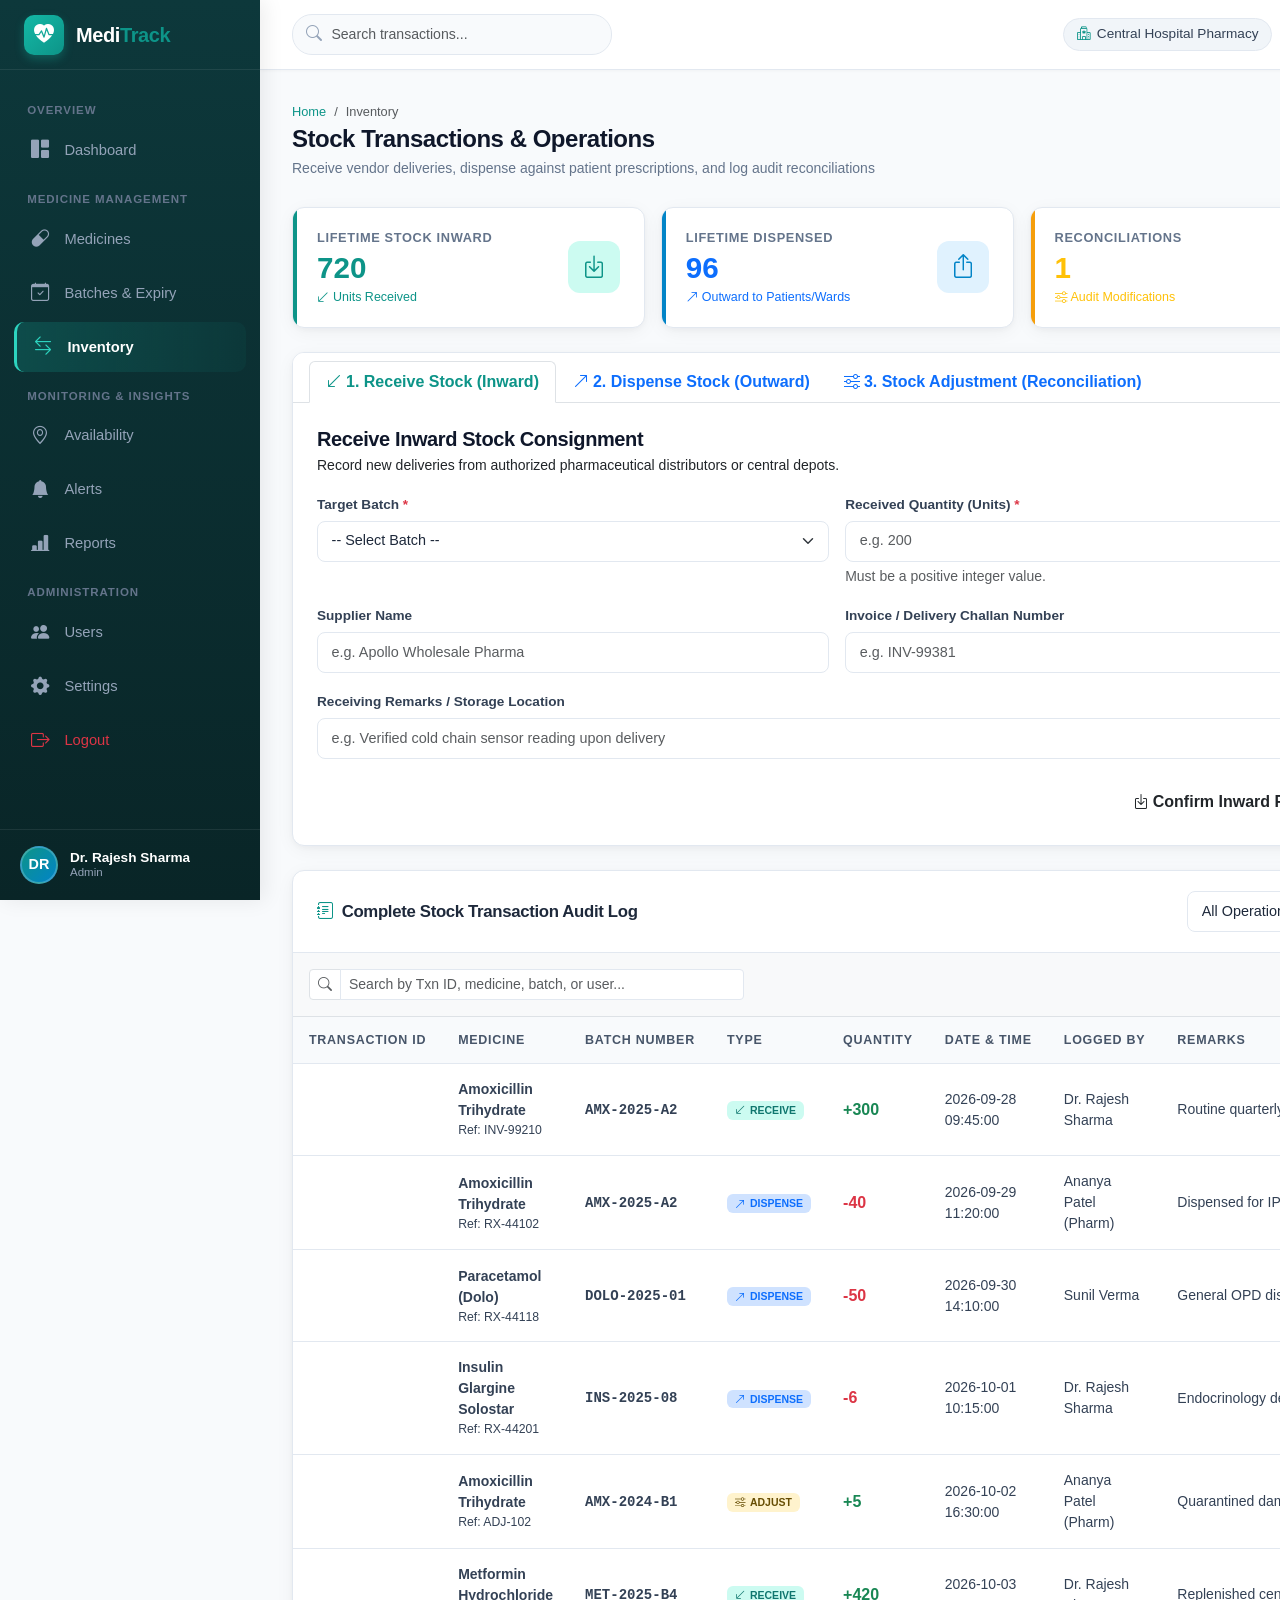
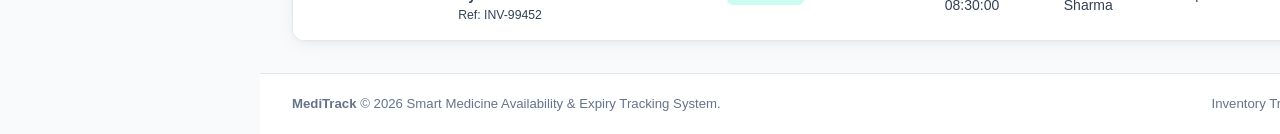
<file: meditrack-frontend/inventory.html>
<!DOCTYPE html>
<html lang="en">
<head>
  <meta charset="UTF-8">
  <meta name="viewport" content="width=device-width, initial-scale=1.0">
  <title>Inventory & Stock Operations - MediTrack</title>
  <!-- Bootstrap 5 CSS -->
  <link href="https://cdn.jsdelivr.net/npm/bootstrap@5.3.3/dist/css/bootstrap.min.css" rel="stylesheet">
  <!-- Bootstrap Icons -->
  <link href="https://cdn.jsdelivr.net/npm/bootstrap-icons@1.11.3/font/bootstrap-icons.min.css" rel="stylesheet">
  <!-- Custom CSS -->
  <link rel="stylesheet" href="css/style.css">
  <link rel="stylesheet" href="css/responsive.css">
</head>
<body>

  <div class="sidebar-backdrop" id="sidebarBackdrop"></div>

  <div class="app-container">

    <!-- SIDEBAR -->
    <aside class="app-sidebar" id="appSidebar">
      <div class="sidebar-header">
        <a href="dashboard.html" class="brand-logo">
          <div class="brand-icon">
            <i class="bi bi-heart-pulse-fill"></i>
          </div>
          <span>Medi<span class="text-teal">Track</span></span>
        </a>
      </div>

      <nav class="sidebar-nav">
        <div class="nav-section-title">Overview</div>
        <a href="dashboard.html" class="sidebar-item">
          <i class="bi bi-grid-1x2-fill"></i>
          <span>Dashboard</span>
        </a>

        <div class="nav-section-title">Medicine Management</div>
        <a href="medicines.html" class="sidebar-item">
          <i class="bi bi-capsule"></i>
          <span>Medicines</span>
        </a>
        <a href="batches.html" class="sidebar-item">
          <i class="bi bi-calendar-check"></i>
          <span>Batches & Expiry</span>
        </a>
        <a href="inventory.html" class="sidebar-item active">
          <i class="bi bi-arrow-left-right"></i>
          <span>Inventory</span>
        </a>

        <div class="nav-section-title">Monitoring & Insights</div>
        <a href="availability.html" class="sidebar-item">
          <i class="bi bi-geo-alt"></i>
          <span>Availability</span>
        </a>
        <a href="alerts.html" class="sidebar-item">
          <i class="bi bi-bell-fill"></i>
          <span>Alerts</span>
        </a>
        <a href="reports.html" class="sidebar-item">
          <i class="bi bi-bar-chart-line-fill"></i>
          <span>Reports</span>
        </a>

        <div class="nav-section-title">Administration</div>
        <a href="users.html" class="sidebar-item">
          <i class="bi bi-people-fill"></i>
          <span>Users</span>
        </a>
        <a href="settings.html" class="sidebar-item">
          <i class="bi bi-gear-fill"></i>
          <span>Settings</span>
        </a>
        <a href="javascript:void(0)" class="sidebar-item logout-btn text-danger">
          <i class="bi bi-box-arrow-right"></i>
          <span>Logout</span>
        </a>
      </nav>

      <div class="sidebar-footer">
        <div class="user-mini-profile">
          <div class="user-avatar user-avatar-initials">RS</div>
          <div class="user-info-text">
            <div class="user-name user-name-display">Dr. Rajesh Sharma</div>
            <div class="user-role user-role-display">Chief Pharmacist</div>
          </div>
        </div>
      </div>
    </aside>

    <!-- MAIN CONTENT -->
    <div class="app-main">
      <header class="top-navbar">
        <div class="navbar-left">
          <button class="sidebar-toggle-btn" id="sidebarToggleBtn">
            <i class="bi bi-list fs-5"></i>
          </button>
          <div class="search-input-group">
            <i class="bi bi-search"></i>
            <input type="text" class="form-control" placeholder="Search transactions...">
          </div>
        </div>
        <div class="navbar-right">
          <div class="branch-selector d-none d-md-flex">
            <i class="bi bi-hospital text-teal"></i>
            <span class="pharmacy-branch-display">Central Hospital Pharmacy</span>
          </div>
          <a href="alerts.html" class="notification-bell-btn text-decoration-none">
            <i class="bi bi-bell"></i>
            <span class="notification-count" id="headerAlertCount">3</span>
          </a>
          <div class="dropdown">
            <button class="btn p-0 border-0" type="button" data-bs-toggle="dropdown">
              <div class="user-avatar user-avatar-initials" style="width: 38px; height: 38px;">RS</div>
            </button>
            <ul class="dropdown-menu dropdown-menu-end shadow border-0">
              <li class="px-3 py-2 border-bottom">
                <div class="fw-bold user-name-display">Dr. Rajesh Sharma</div>
                <div class="small text-slate-500 user-role-display">Admin</div>
              </li>
              <li><a class="dropdown-item" href="settings.html"><i class="bi bi-gear me-2"></i>Settings</a></li>
              <li><hr class="dropdown-divider"></li>
              <li><a class="dropdown-item text-danger logout-btn" href="javascript:void(0)"><i class="bi bi-box-arrow-right me-2"></i>Logout</a></li>
            </ul>
          </div>
        </div>
      </header>

      <main class="content-body">
        
        <!-- Header -->
        <div class="page-header">
          <div>
            <nav aria-label="breadcrumb">
              <ol class="breadcrumb">
                <li class="breadcrumb-item"><a href="dashboard.html" class="text-teal text-decoration-none">Home</a></li>
                <li class="breadcrumb-item active">Inventory</li>
              </ol>
            </nav>
            <h1 class="page-title">Stock Transactions & Operations</h1>
            <p class="page-subtitle">Receive vendor deliveries, dispense against patient prescriptions, and log audit reconciliations</p>
          </div>
        </div>

        <!-- Inventory Summary KPIs -->
        <div class="row g-3 mb-4">
          <div class="col-md-4">
            <div class="stat-card teal">
              <div>
                <div class="stat-title">Lifetime Stock Inward</div>
                <div class="stat-value text-teal" id="statTotalReceived">0</div>
                <div class="stat-subtext text-teal"><i class="bi bi-arrow-down-left"></i> Units Received</div>
              </div>
              <div class="stat-icon teal"><i class="bi bi-box-arrow-in-down"></i></div>
            </div>
          </div>
          <div class="col-md-4">
            <div class="stat-card blue">
              <div>
                <div class="stat-title">Lifetime Dispensed</div>
                <div class="stat-value text-primary" id="statTotalDispensed">0</div>
                <div class="stat-subtext text-primary"><i class="bi bi-arrow-up-right"></i> Outward to Patients/Wards</div>
              </div>
              <div class="stat-icon blue"><i class="bi bi-box-arrow-up"></i></div>
            </div>
          </div>
          <div class="col-md-4">
            <div class="stat-card amber">
              <div>
                <div class="stat-title">Reconciliations</div>
                <div class="stat-value text-warning" id="statTotalAdjustments">0</div>
                <div class="stat-subtext text-warning"><i class="bi bi-sliders"></i> Audit Modifications</div>
              </div>
              <div class="stat-icon amber"><i class="bi bi-pencil-square"></i></div>
            </div>
          </div>
        </div>

        <!-- Operations Navigation Tabs -->
        <div class="card card-custom mb-4">
          <div class="card-header bg-white border-bottom p-0">
            <ul class="nav nav-tabs card-header-tabs m-0 px-3 pt-2" id="inventoryTabs" role="tablist">
              <li class="nav-item">
                <button class="nav-link active fw-semibold text-teal" id="receive-tab" data-bs-toggle="tab" data-bs-target="#receivePane" type="button" role="tab">
                  <i class="bi bi-arrow-down-left me-1"></i>1. Receive Stock (Inward)
                </button>
              </li>
              <li class="nav-item">
                <button class="nav-link fw-semibold text-slate-700" id="dispense-tab" data-bs-toggle="tab" data-bs-target="#dispensePane" type="button" role="tab">
                  <i class="bi bi-arrow-up-right me-1"></i>2. Dispense Stock (Outward)
                </button>
              </li>
              <li class="nav-item">
                <button class="nav-link fw-semibold text-slate-700" id="adjust-tab" data-bs-toggle="tab" data-bs-target="#adjustPane" type="button" role="tab">
                  <i class="bi bi-sliders me-1"></i>3. Stock Adjustment (Reconciliation)
                </button>
              </li>
            </ul>
          </div>
          <div class="card-body-custom">
            <div class="tab-content" id="inventoryTabsContent">
              
              <!-- TAB 1: RECEIVE STOCK -->
              <div class="tab-pane fade show active" id="receivePane" role="tabpanel">
                <div class="row align-items-center mb-3">
                  <div class="col-md-8">
                    <h5 class="fw-bold text-slate-800 mb-1">Receive Inward Stock Consignment</h5>
                    <p class="text-slate-500 small mb-0">Record new deliveries from authorized pharmaceutical distributors or central depots.</p>
                  </div>
                </div>

                <form id="receiveStockForm" novalidate>
                  <div class="row g-3">
                    <div class="col-md-6">
                      <label class="form-label">Target Batch <span class="text-danger">*</span></label>
                      <select id="receiveBatchSelect" class="form-select" required>
                        <option value="" disabled selected>-- Select Batch --</option>
                      </select>
                      <div class="invalid-feedback">Select an existing batch or register a new batch first.</div>
                      <div id="receiveBatchInfo" class="mt-2 d-none"></div>
                    </div>

                    <div class="col-md-6">
                      <label class="form-label">Received Quantity (Units) <span class="text-danger">*</span></label>
                      <input type="number" id="receiveQuantity" class="form-control" min="1" placeholder="e.g. 200" required>
                      <div class="form-text small">Must be a positive integer value.</div>
                      <div class="invalid-feedback">Quantity must be 1 or higher.</div>
                    </div>

                    <div class="col-md-6">
                      <label class="form-label">Supplier Name</label>
                      <input type="text" id="receiveSupplier" class="form-control" placeholder="e.g. Apollo Wholesale Pharma">
                    </div>

                    <div class="col-md-6">
                      <label class="form-label">Invoice / Delivery Challan Number</label>
                      <input type="text" id="receiveInvoice" class="form-control" placeholder="e.g. INV-99381">
                    </div>

                    <div class="col-12">
                      <label class="form-label">Receiving Remarks / Storage Location</label>
                      <input type="text" id="receiveRemarks" class="form-control" placeholder="e.g. Verified cold chain sensor reading upon delivery">
                    </div>

                    <div class="col-12 text-end pt-2">
                      <button type="submit" class="btn btn-teal px-4 fw-semibold">
                        <i class="bi bi-box-arrow-in-down me-1"></i>Confirm Inward Receipt
                      </button>
                    </div>
                  </div>
                </form>
              </div>

              <!-- TAB 2: DISPENSE STOCK -->
              <div class="tab-pane fade" id="dispensePane" role="tabpanel">
                <div class="row align-items-center mb-3">
                  <div class="col-md-8">
                    <h5 class="fw-bold text-slate-800 mb-1">Dispense Medicine Stock (Outward)</h5>
                    <p class="text-slate-500 small mb-0">Dispense medicines to patients or hospital wards. Frontend validation ensures you cannot dispense more than available in the selected batch.</p>
                  </div>
                </div>

                <form id="dispenseStockForm" novalidate>
                  <div class="row g-3">
                    <div class="col-md-6">
                      <label class="form-label">Select Batch (FEFO Prioritized) <span class="text-danger">*</span></label>
                      <select id="dispenseBatchSelect" class="form-select" required>
                        <option value="" disabled selected>-- Select Batch --</option>
                      </select>
                      <div id="dispenseBatchInfo" class="mt-2 d-none"></div>
                    </div>

                    <div class="col-md-6">
                      <label class="form-label">Dispense Quantity <span class="text-danger">*</span></label>
                      <input type="number" id="dispenseQuantity" class="form-control" min="1" placeholder="Units to dispense" required>
                      <div class="form-text small text-danger" id="dispenseQtyHint">Cannot exceed the batch's current available stock.</div>
                    </div>

                    <div class="col-md-6">
                      <label class="form-label">Prescription / Rx Number</label>
                      <input type="text" id="dispenseRxNumber" class="form-control" placeholder="e.g. RX-2026-8841">
                    </div>

                    <div class="col-md-6">
                      <label class="form-label">Patient ID / Ward Department</label>
                      <input type="text" id="dispensePatientId" class="form-control" placeholder="e.g. PT-10492 or ICU Ward 2">
                    </div>

                    <div class="col-12">
                      <label class="form-label">Dispensing Notes</label>
                      <input type="text" id="dispenseRemarks" class="form-control" placeholder="e.g. Outpatient counseling provided by pharmacist">
                    </div>

                    <div class="col-12 text-end pt-2">
                      <button type="submit" class="btn btn-primary px-4 fw-semibold" style="background:#0284c7; border-color:#0284c7;">
                        <i class="bi bi-box-arrow-up me-1"></i>Authorize & Dispense
                      </button>
                    </div>
                  </div>
                </form>
              </div>

              <!-- TAB 3: STOCK ADJUSTMENT -->
              <div class="tab-pane fade" id="adjustPane" role="tabpanel">
                <div class="row align-items-center mb-3">
                  <div class="col-md-8">
                    <h5 class="fw-bold text-slate-800 mb-1">Inventory Audit & Stock Reconciliation</h5>
                    <p class="text-slate-500 small mb-0">Adjust quantities due to physical count discrepancies, damaged packaging, or quarantine write-offs.</p>
                  </div>
                </div>

                <form id="adjustStockForm" novalidate>
                  <div class="row g-3">
                    <div class="col-md-6">
                      <label class="form-label">Batch to Adjust <span class="text-danger">*</span></label>
                      <select id="adjustBatchSelect" class="form-select" required>
                        <option value="" disabled selected>-- Select Batch --</option>
                      </select>
                      <div id="adjustBatchInfo" class="mt-2 d-none"></div>
                    </div>

                    <div class="col-md-3">
                      <label class="form-label">Quantity Adjustment (+/-) <span class="text-danger">*</span></label>
                      <input type="number" id="adjustQuantity" class="form-control" placeholder="-5 or +10" required>
                      <div class="form-text small">Negative to subtract, positive to add.</div>
                    </div>

                    <div class="col-md-3">
                      <label class="form-label">Adjustment Reason <span class="text-danger">*</span></label>
                      <select id="adjustReason" class="form-select" required>
                        <option value="Damaged Packaging">Damaged Packaging</option>
                        <option value="Physical Audit Variance">Physical Audit Variance</option>
                        <option value="Expired Quarantine">Expired Quarantine</option>
                        <option value="Cold Chain Failure">Cold Chain Failure</option>
                        <option value="Returned by Ward">Returned by Ward</option>
                      </select>
                    </div>

                    <div class="col-12">
                      <label class="form-label">Audit Notes & Approval Officer</label>
                      <input type="text" id="adjustRemarks" class="form-control" placeholder="e.g. QA officer signature ref: QA-88192">
                    </div>

                    <div class="col-12 text-end pt-2">
                      <button type="submit" class="btn btn-warning px-4 fw-semibold text-dark">
                        <i class="bi bi-sliders me-1"></i>Commit Stock Adjustment
                      </button>
                    </div>
                  </div>
                </form>
              </div>

            </div>
          </div>
        </div>

        <!-- Section 4: Transaction History Table -->
        <div class="card card-custom">
          <div class="card-header-custom">
            <h5 class="card-title-custom">
              <i class="bi bi-journal-text text-teal"></i>Complete Stock Transaction Audit Log
            </h5>
            <div class="d-flex gap-2">
              <select id="txnTypeFilter" class="form-select form-select-sm" style="min-width: 150px;">
                <option value="All">All Operations</option>
                <option value="RECEIVE">RECEIVE (Inward)</option>
                <option value="DISPENSE">DISPENSE (Outward)</option>
                <option value="ADJUSTMENT">ADJUSTMENT</option>
              </select>
            </div>
          </div>

          <div class="p-3 border-bottom bg-light">
            <div class="row g-2 align-items-center">
              <div class="col-md-5">
                <div class="input-group input-group-sm">
                  <span class="input-group-text bg-white"><i class="bi bi-search text-muted"></i></span>
                  <input type="text" id="txnSearchInput" class="form-control" placeholder="Search by Txn ID, medicine, batch, or user...">
                </div>
              </div>
            </div>
          </div>

          <div class="table-responsive">
            <table class="table table-custom mb-0">
              <thead>
                <tr>
                  <th>Transaction ID</th>
                  <th>Medicine</th>
                  <th>Batch Number</th>
                  <th>Type</th>
                  <th>Quantity</th>
                  <th>Date & Time</th>
                  <th>Logged By</th>
                  <th>Remarks</th>
                </tr>
              </thead>
              <tbody id="transactionsTableBody">
                <tr>
                  <td colspan="8" class="text-center py-5">
                    <div class="spinner-border text-teal"></div>
                  </td>
                </tr>
              </tbody>
            </table>
          </div>
        </div>

      </main>

      <footer class="app-footer">
        <div><strong>MediTrack</strong> &copy; 2026 Smart Medicine Availability & Expiry Tracking System.</div>
        <div class="text-slate-400">Inventory Transaction Ledger</div>
      </footer>
    </div>
  </div>

  <!-- Scripts -->
  <script src="https://cdn.jsdelivr.net/npm/bootstrap@5.3.3/dist/js/bootstrap.bundle.min.js"></script>
  <script src="js/api.js"></script>
  <script src="js/auth.js"></script>
  <script src="js/inventory.js"></script>
</body>
</html>
</file>
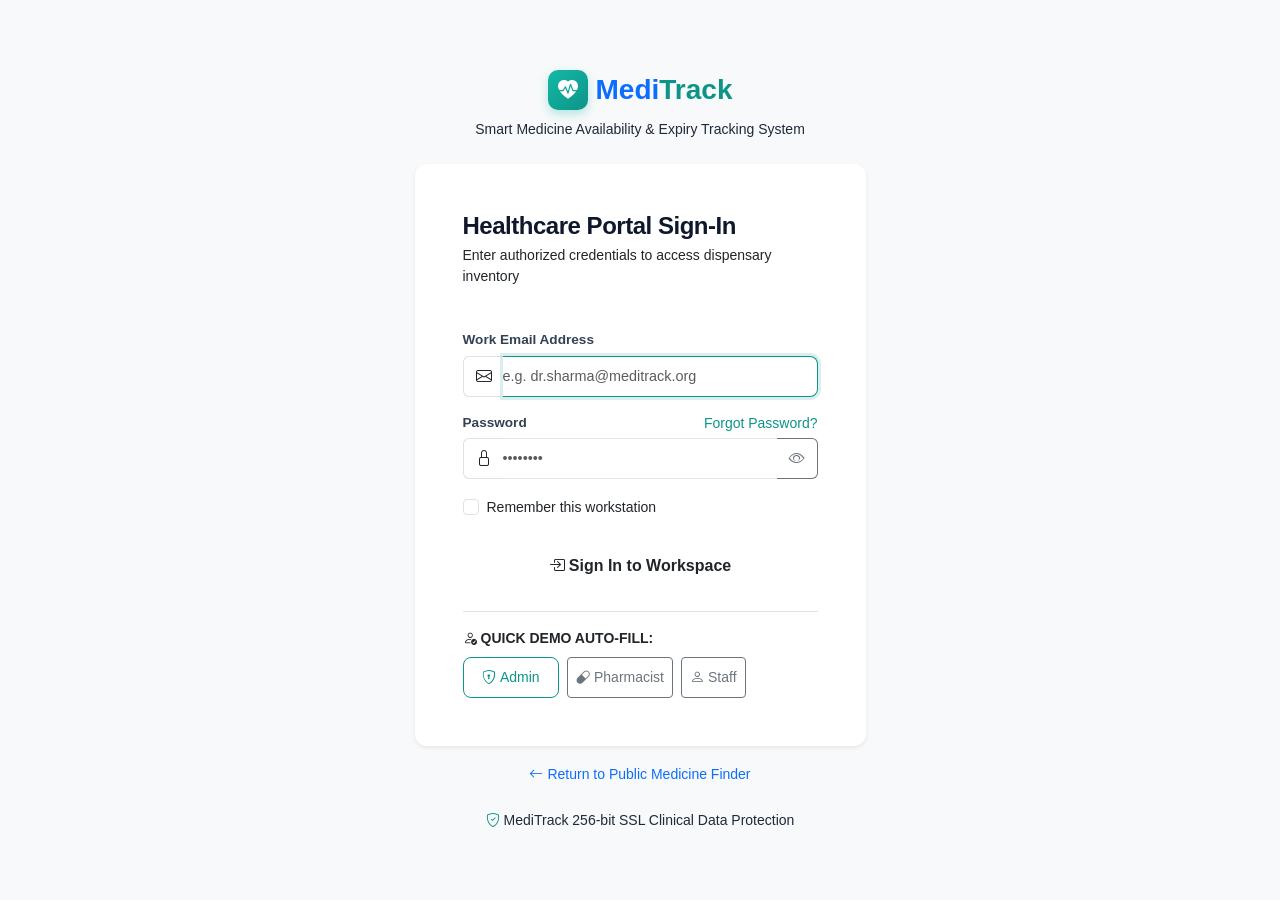
<file: meditrack-frontend/login.html>
<!DOCTYPE html>
<html lang="en">
<head>
  <meta charset="UTF-8">
  <meta name="viewport" content="width=device-width, initial-scale=1.0">
  <title>Staff Login - MediTrack Healthcare Management</title>
  <!-- Bootstrap 5 CSS -->
  <link href="https://cdn.jsdelivr.net/npm/bootstrap@5.3.3/dist/css/bootstrap.min.css" rel="stylesheet">
  <!-- Bootstrap Icons -->
  <link href="https://cdn.jsdelivr.net/npm/bootstrap-icons@1.11.3/font/bootstrap-icons.min.css" rel="stylesheet">
  <!-- Custom CSS -->
  <link rel="stylesheet" href="css/style.css">
  <link rel="stylesheet" href="css/responsive.css">
</head>
<body class="bg-light d-flex align-items-center justify-content-center min-vh-100 py-5">

  <div class="container">
    <div class="row justify-content-center">
      <div class="col-lg-5 col-md-8 col-sm-10">
        
        <!-- App Logo & Branding Header -->
        <div class="text-center mb-4">
          <a href="index.html" class="d-inline-flex align-items-center gap-2 text-decoration-none mb-2">
            <div class="brand-icon">
              <i class="bi bi-heart-pulse-fill"></i>
            </div>
            <span class="fw-bold fs-3 text-slate-800">Medi<span class="text-teal">Track</span></span>
          </a>
          <p class="text-slate-500 small mb-0">Smart Medicine Availability & Expiry Tracking System</p>
        </div>

        <!-- Login Card -->
        <div class="card card-custom border-0 shadow-sm p-4 p-md-5">
          <div class="mb-4">
            <h4 class="fw-bold text-slate-800 mb-1">Healthcare Portal Sign-In</h4>
            <p class="text-slate-500 small">Enter authorized credentials to access dispensary inventory</p>
          </div>

          <!-- Alert Display Container -->
          <div id="loginAlertBox" class="alert alert-danger d-none align-items-center gap-2 py-2 px-3 small mb-3" role="alert">
            <i class="bi bi-exclamation-circle-fill fs-5"></i>
            <span id="loginAlertMsg">Invalid credentials. Please verify and try again.</span>
          </div>

          <!-- Login Form -->
          <form id="loginForm" novalidate>
            <!-- Email Field -->
            <div class="mb-3">
              <label for="loginEmail" class="form-label">Work Email Address</label>
              <div class="input-group">
                <span class="input-group-text bg-white border-end-0 text-slate-400">
                  <i class="bi bi-envelope"></i>
                </span>
                <input type="email" class="form-control border-start-0 ps-0" id="loginEmail" 
                       placeholder="e.g. dr.sharma@meditrack.org" required autofocus>
              </div>
              <div class="invalid-feedback">Please provide a valid email address.</div>
            </div>

            <!-- Password Field -->
            <div class="mb-3">
              <div class="d-flex justify-content-between align-items-center mb-1">
                <label for="loginPassword" class="form-label mb-0">Password</label>
                <a href="javascript:void(0)" class="small text-teal text-decoration-none fw-medium" data-bs-toggle="modal" data-bs-target="#forgotPasswordModal">
                  Forgot Password?
                </a>
              </div>
              <div class="input-group">
                <span class="input-group-text bg-white border-end-0 text-slate-400">
                  <i class="bi bi-lock"></i>
                </span>
                <input type="password" class="form-control border-start-0 border-end-0 ps-0" id="loginPassword" 
                       placeholder="••••••••" required>
                <button class="btn btn-outline-secondary border-start-0" type="button" id="togglePasswordBtn">
                  <i class="bi bi-eye text-slate-500" id="togglePasswordIcon"></i>
                </button>
              </div>
              <div class="invalid-feedback">Please enter your account password.</div>
            </div>

            <!-- Remember Me -->
            <div class="d-flex align-items-center justify-content-between mb-4">
              <div class="form-check">
                <input class="form-check-input" type="checkbox" id="rememberMe">
                <label class="form-check-label small text-slate-600" for="rememberMe">
                  Remember this workstation
                </label>
              </div>
            </div>

            <!-- Submit Button -->
            <button type="submit" class="btn btn-teal w-100 py-2 fw-semibold" id="loginSubmitBtn">
              <span id="loginBtnText"><i class="bi bi-box-arrow-in-right me-1"></i>Sign In to Workspace</span>
              <span id="loginBtnSpinner" class="spinner-border spinner-border-sm d-none" role="status"></span>
            </button>
          </form>

          <!-- Quick Demo Role Switcher -->
          <div class="mt-4 pt-3 border-top">
            <div class="small fw-semibold text-slate-500 text-uppercase letter-spacing mb-2">
              <i class="bi bi-person-check me-1"></i>Quick Demo Auto-Fill:
            </div>
            <div class="d-flex flex-wrap gap-2">
              <button type="button" class="btn btn-outline-teal btn-sm" onclick="demoLogin('dr.sharma@meditrack.org', 'admin123')">
                <i class="bi bi-shield-lock me-1"></i>Admin
              </button>
              <button type="button" class="btn btn-outline-secondary btn-sm" onclick="demoLogin('ananya.patel@meditrack.org', 'pharma123')">
                <i class="bi bi-capsule me-1"></i>Pharmacist
              </button>
              <button type="button" class="btn btn-outline-secondary btn-sm" onclick="demoLogin('sunil.verma@meditrack.org', 'staff123')">
                <i class="bi bi-person me-1"></i>Staff
              </button>
            </div>
          </div>
        </div>

        <!-- Back to Public Finder -->
        <div class="text-center mt-3">
          <a href="availability.html" class="small text-slate-500 text-decoration-none">
            <i class="bi bi-arrow-left me-1"></i>Return to Public Medicine Finder
          </a>
        </div>

        <!-- Security Note -->
        <div class="text-center mt-4 small text-slate-400">
          <i class="bi bi-shield-check me-1 text-teal"></i>MediTrack 256-bit SSL Clinical Data Protection
        </div>

      </div>
    </div>
  </div>

  <!-- Forgot Password Modal -->
  <div class="modal fade" id="forgotPasswordModal" tabindex="-1">
    <div class="modal-dialog modal-dialog-centered">
      <div class="modal-content border-0 shadow">
        <div class="modal-header border-bottom-0 pb-0">
          <h5 class="modal-title fw-bold text-slate-800">Password Reset Request</h5>
          <button type="button" class="btn-close" data-bs-dismiss="modal"></button>
        </div>
        <div class="modal-body text-slate-600 py-3">
          <p class="small text-slate-500 mb-3">
            Enter your registered healthcare email address. A security token and password reset link will be dispatched to your dispensary inbox.
          </p>
          <div class="mb-3">
            <label class="form-label small fw-semibold">Registered Email</label>
            <input type="email" id="resetEmailInput" class="form-control" placeholder="name@meditrack.org">
          </div>
        </div>
        <div class="modal-footer border-top-0 pt-0">
          <button type="button" class="btn btn-light" data-bs-dismiss="modal">Cancel</button>
          <button type="button" class="btn btn-teal" onclick="handlePasswordReset()">Send Reset Link</button>
        </div>
      </div>
    </div>
  </div>

  <!-- Scripts -->
  <script src="https://cdn.jsdelivr.net/npm/bootstrap@5.3.3/dist/js/bootstrap.bundle.min.js"></script>
  <script src="js/api.js"></script>
  <script src="js/auth.js"></script>
  <script>
    // Password visibility toggle
    document.getElementById('togglePasswordBtn').addEventListener('click', function() {
      const pwd = document.getElementById('loginPassword');
      const icon = document.getElementById('togglePasswordIcon');
      if (pwd.type === 'password') {
        pwd.type = 'text';
        icon.classList.remove('bi-eye');
        icon.classList.add('bi-eye-slash');
      } else {
        pwd.type = 'password';
        icon.classList.remove('bi-eye-slash');
        icon.classList.add('bi-eye');
      }
    });

    // Demo credentials autofill
    function demoLogin(email, password) {
      document.getElementById('loginEmail').value = email;
      document.getElementById('loginPassword').value = password;
      const alertBox = document.getElementById('loginAlertBox');
      alertBox.classList.add('d-none');
    }

    // Login Form Submit Handler
    document.getElementById('loginForm').addEventListener('submit', async function(e) {
      e.preventDefault();
      const form = this;
      const email = document.getElementById('loginEmail').value.trim();
      const password = document.getElementById('loginPassword').value;
      const rememberMe = document.getElementById('rememberMe').checked;
      const alertBox = document.getElementById('loginAlertBox');
      const alertMsg = document.getElementById('loginAlertMsg');
      const btnText = document.getElementById('loginBtnText');
      const btnSpinner = document.getElementById('loginBtnSpinner');

      alertBox.classList.add('d-none');

      if (!form.checkValidity()) {
        form.classList.add('was-validated');
        return;
      }

      btnText.classList.add('d-none');
      btnSpinner.classList.remove('d-none');

      try {
        const user = await auth.login(email, password, rememberMe);
        showToast(`Welcome back, ${user.name}! Redirecting...`, 'success');
        setTimeout(() => {
          window.location.href = 'dashboard.html';
        }, 800);
      } catch (err) {
        btnText.classList.remove('d-none');
        btnSpinner.classList.add('d-none');
        alertMsg.textContent = err.message || 'Login failed. Please verify credentials.';
        alertBox.classList.remove('d-none');
      }
    });

    function handlePasswordReset() {
      const email = document.getElementById('resetEmailInput').value.trim();
      if (!email) {
        showToast('Please enter your registered email address.', 'warning');
        return;
      }
      const modal = bootstrap.Modal.getInstance(document.getElementById('forgotPasswordModal'));
      modal.hide();
      showToast(`Password reset link sent to ${email}.`, 'success');
    }
  </script>
</body>
</html>
</file>
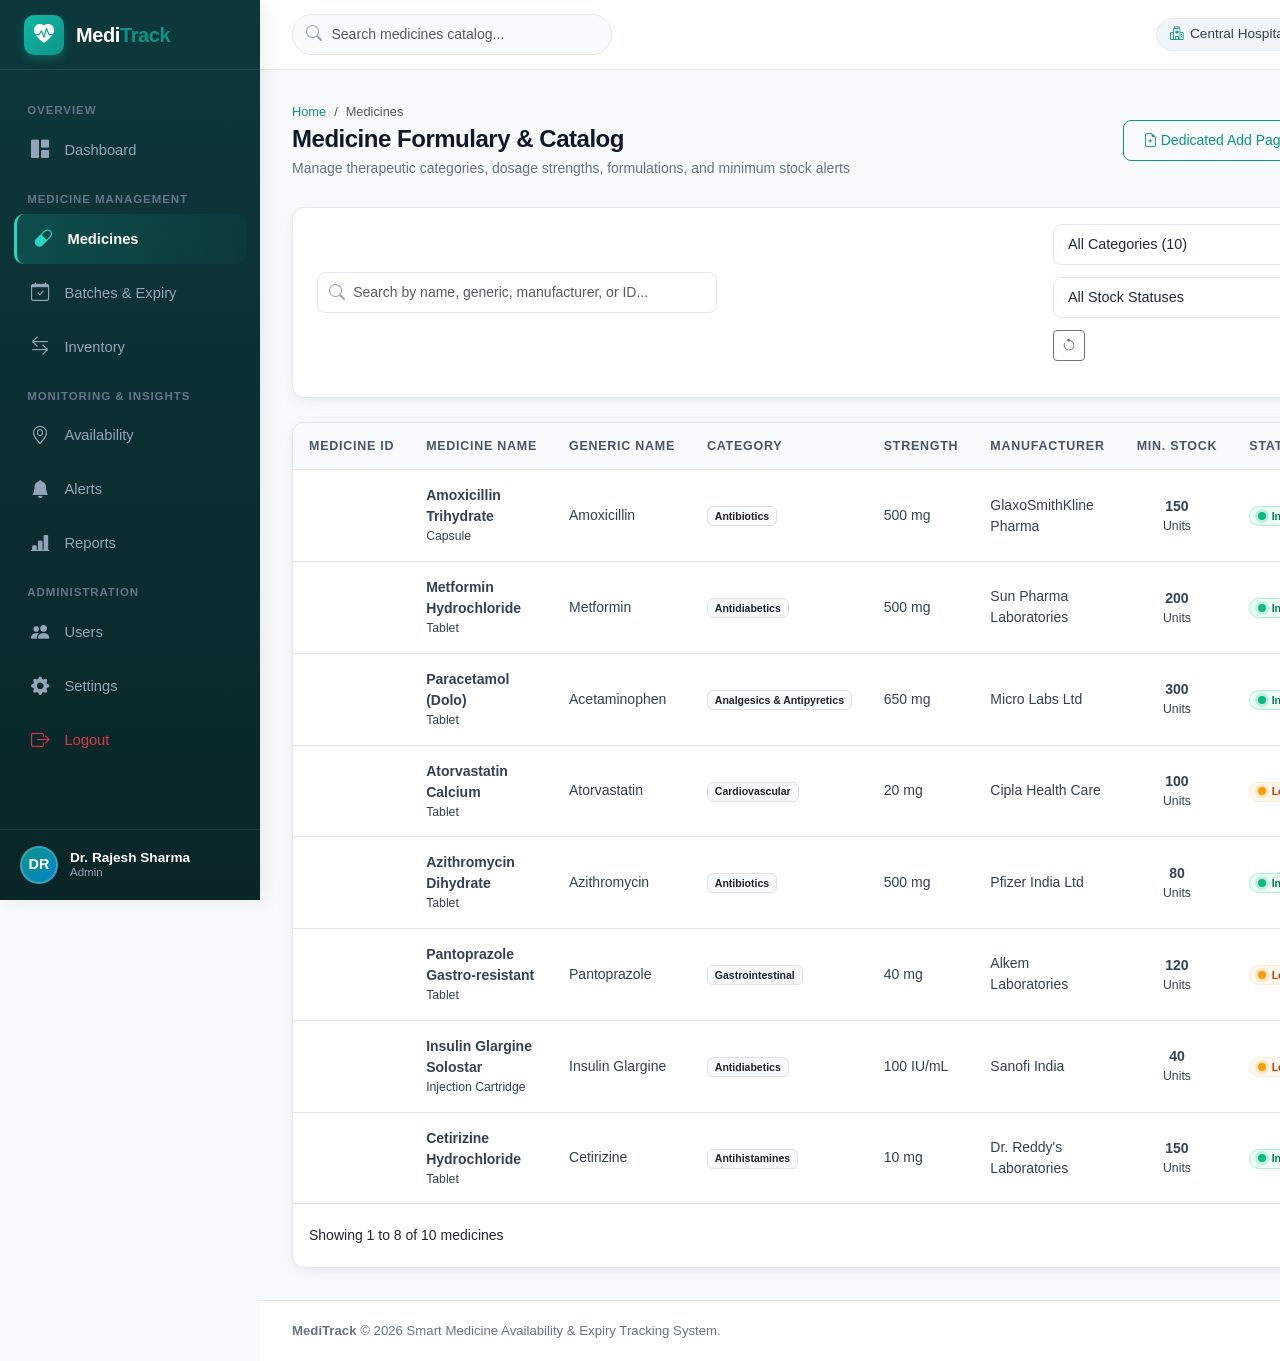
<file: meditrack-frontend/medicines.html>
<!DOCTYPE html>
<html lang="en">
<head>
  <meta charset="UTF-8">
  <meta name="viewport" content="width=device-width, initial-scale=1.0">
  <title>Medicine Catalog - MediTrack</title>
  <!-- Bootstrap 5 CSS -->
  <link href="https://cdn.jsdelivr.net/npm/bootstrap@5.3.3/dist/css/bootstrap.min.css" rel="stylesheet">
  <!-- Bootstrap Icons -->
  <link href="https://cdn.jsdelivr.net/npm/bootstrap-icons@1.11.3/font/bootstrap-icons.min.css" rel="stylesheet">
  <!-- Custom CSS -->
  <link rel="stylesheet" href="css/style.css">
  <link rel="stylesheet" href="css/responsive.css">
</head>
<body>

  <div class="sidebar-backdrop" id="sidebarBackdrop"></div>

  <div class="app-container">

    <!-- ============================================================
         SIDEBAR
         ============================================================ -->
    <aside class="app-sidebar" id="appSidebar">
      <div class="sidebar-header">
        <a href="dashboard.html" class="brand-logo">
          <div class="brand-icon">
            <i class="bi bi-heart-pulse-fill"></i>
          </div>
          <span>Medi<span class="text-teal">Track</span></span>
        </a>
      </div>

      <nav class="sidebar-nav">
        <div class="nav-section-title">Overview</div>
        <a href="dashboard.html" class="sidebar-item">
          <i class="bi bi-grid-1x2-fill"></i>
          <span>Dashboard</span>
        </a>

        <div class="nav-section-title">Medicine Management</div>
        <a href="medicines.html" class="sidebar-item active">
          <i class="bi bi-capsule"></i>
          <span>Medicines</span>
        </a>
        <a href="batches.html" class="sidebar-item">
          <i class="bi bi-calendar-check"></i>
          <span>Batches & Expiry</span>
        </a>
        <a href="inventory.html" class="sidebar-item">
          <i class="bi bi-arrow-left-right"></i>
          <span>Inventory</span>
        </a>

        <div class="nav-section-title">Monitoring & Insights</div>
        <a href="availability.html" class="sidebar-item">
          <i class="bi bi-geo-alt"></i>
          <span>Availability</span>
        </a>
        <a href="alerts.html" class="sidebar-item">
          <i class="bi bi-bell-fill"></i>
          <span>Alerts</span>
        </a>
        <a href="reports.html" class="sidebar-item">
          <i class="bi bi-bar-chart-line-fill"></i>
          <span>Reports</span>
        </a>

        <div class="nav-section-title">Administration</div>
        <a href="users.html" class="sidebar-item">
          <i class="bi bi-people-fill"></i>
          <span>Users</span>
        </a>
        <a href="settings.html" class="sidebar-item">
          <i class="bi bi-gear-fill"></i>
          <span>Settings</span>
        </a>
        <a href="javascript:void(0)" class="sidebar-item logout-btn text-danger">
          <i class="bi bi-box-arrow-right"></i>
          <span>Logout</span>
        </a>
      </nav>

      <div class="sidebar-footer">
        <div class="user-mini-profile">
          <div class="user-avatar user-avatar-initials">RS</div>
          <div class="user-info-text">
            <div class="user-name user-name-display">Dr. Rajesh Sharma</div>
            <div class="user-role user-role-display">Chief Pharmacist</div>
          </div>
        </div>
      </div>
    </aside>

    <!-- ============================================================
         MAIN CONTENT
         ============================================================ -->
    <div class="app-main">
      <!-- Top Navbar -->
      <header class="top-navbar">
        <div class="navbar-left">
          <button class="sidebar-toggle-btn" id="sidebarToggleBtn">
            <i class="bi bi-list fs-5"></i>
          </button>
          <div class="search-input-group">
            <i class="bi bi-search"></i>
            <input type="text" class="form-control" placeholder="Search medicines catalog...">
          </div>
        </div>
        <div class="navbar-right">
          <div class="branch-selector d-none d-md-flex">
            <i class="bi bi-hospital text-teal"></i>
            <span class="pharmacy-branch-display">Central Hospital Pharmacy</span>
          </div>
          <a href="alerts.html" class="notification-bell-btn text-decoration-none">
            <i class="bi bi-bell"></i>
            <span class="notification-count" id="headerAlertCount">3</span>
          </a>
          <div class="dropdown">
            <button class="btn p-0 border-0" type="button" data-bs-toggle="dropdown">
              <div class="user-avatar user-avatar-initials" style="width: 38px; height: 38px;">RS</div>
            </button>
            <ul class="dropdown-menu dropdown-menu-end shadow border-0">
              <li class="px-3 py-2 border-bottom">
                <div class="fw-bold user-name-display">Dr. Rajesh Sharma</div>
                <div class="small text-slate-500 user-role-display">Admin</div>
              </li>
              <li><a class="dropdown-item" href="settings.html"><i class="bi bi-gear me-2"></i>Settings</a></li>
              <li><hr class="dropdown-divider"></li>
              <li><a class="dropdown-item text-danger logout-btn" href="javascript:void(0)"><i class="bi bi-box-arrow-right me-2"></i>Logout</a></li>
            </ul>
          </div>
        </div>
      </header>

      <!-- Content Body -->
      <main class="content-body">
        
        <!-- Page Header -->
        <div class="page-header">
          <div>
            <nav aria-label="breadcrumb">
              <ol class="breadcrumb">
                <li class="breadcrumb-item"><a href="dashboard.html" class="text-teal text-decoration-none">Home</a></li>
                <li class="breadcrumb-item active">Medicines</li>
              </ol>
            </nav>
            <h1 class="page-title">Medicine Formulary & Catalog</h1>
            <p class="page-subtitle">Manage therapeutic categories, dosage strengths, formulations, and minimum stock alerts</p>
          </div>

          <!-- Add Medicine Actions -->
          <div class="page-actions d-flex gap-2">
            <a href="add-medicine.html" class="btn btn-outline-teal btn-sm">
              <i class="bi bi-file-earmark-plus me-1"></i>Dedicated Add Page
            </a>
            <button type="button" class="btn btn-teal btn-sm" data-bs-toggle="modal" data-bs-target="#addMedicineModal">
              <i class="bi bi-plus-lg me-1"></i>Quick Add Medicine
            </button>
          </div>
        </div>

        <!-- Toolbar & Filters -->
        <div class="card card-custom mb-4">
          <div class="card-body-custom py-3">
            <div class="toolbar-container">
              <!-- Search Input -->
              <div class="toolbar-search">
                <i class="bi bi-search"></i>
                <input type="text" id="medicineSearchInput" class="form-control" placeholder="Search by name, generic, manufacturer, or ID...">
              </div>

              <!-- Filter Options -->
              <div class="toolbar-actions">
                <!-- Category Filter -->
                <select id="categoryFilter" class="form-select form-select-sm" style="min-width: 170px;">
                  <option value="All">All Categories</option>
                </select>

                <!-- Stock Status Filter -->
                <select id="statusFilter" class="form-select form-select-sm" style="min-width: 150px;">
                  <option value="All">All Stock Statuses</option>
                  <option value="In Stock">In Stock</option>
                  <option value="Low Stock">Low Stock</option>
                  <option value="Out of Stock">Out of Stock</option>
                </select>

                <!-- Reset Filter Button -->
                <button type="button" id="resetFiltersBtn" class="btn btn-outline-secondary btn-sm" title="Clear Filters">
                  <i class="bi bi-arrow-counterclockwise"></i>
                </button>
              </div>
            </div>
          </div>
        </div>

        <!-- Medicines Table Card -->
        <div class="card card-custom">
          <div class="table-responsive">
            <table class="table table-custom mb-0">
              <thead>
                <tr>
                  <th>Medicine ID</th>
                  <th>Medicine Name</th>
                  <th>Generic Name</th>
                  <th>Category</th>
                  <th>Strength</th>
                  <th>Manufacturer</th>
                  <th class="text-center">Min. Stock</th>
                  <th>Status</th>
                  <th class="text-end">Actions</th>
                </tr>
              </thead>
              <tbody id="medicinesTableBody">
                <tr>
                  <td colspan="9" class="text-center py-5">
                    <div class="spinner-border text-teal"></div>
                  </td>
                </tr>
              </tbody>
            </table>
          </div>

          <!-- Table Footer Pagination -->
          <div class="d-flex align-items-center justify-content-between p-3 border-top flex-wrap gap-2">
            <div class="small text-slate-500" id="tableItemCount">Showing 0 of 0 medicines</div>
            <nav>
              <ul class="pagination pagination-sm mb-0" id="tablePagination"></ul>
            </nav>
          </div>
        </div>

      </main>

      <footer class="app-footer">
        <div><strong>MediTrack</strong> &copy; 2026 Smart Medicine Availability & Expiry Tracking System.</div>
        <div class="text-slate-400">Inventory Catalog Database</div>
      </footer>
    </div>
  </div>

  <!-- ============================================================
       MODAL: ADD MEDICINE (CLIENT-SIDE VALIDATED)
       ============================================================ -->
  <div class="modal fade" id="addMedicineModal" tabindex="-1">
    <div class="modal-dialog modal-lg modal-dialog-centered">
      <div class="modal-content border-0 shadow">
        <div class="modal-header border-bottom">
          <h5 class="modal-title fw-bold text-slate-800 d-flex align-items-center gap-2">
            <i class="bi bi-plus-circle text-teal"></i>Add New Medicine to Formulary
          </h5>
          <button type="button" class="btn-close" data-bs-dismiss="modal"></button>
        </div>
        <form id="addMedicineForm" novalidate>
          <div class="modal-body p-4">
            <div class="row g-3">
              <!-- Medicine Name -->
              <div class="col-md-6">
                <label class="form-label">Brand / Medicine Name <span class="text-danger">*</span></label>
                <input type="text" id="addMedName" class="form-control" placeholder="e.g. Amoxicillin Trihydrate" required>
                <div class="invalid-feedback">Medicine name is required.</div>
              </div>

              <!-- Generic Name -->
              <div class="col-md-6">
                <label class="form-label">Generic Name <span class="text-danger">*</span></label>
                <input type="text" id="addMedGeneric" class="form-control" placeholder="e.g. Amoxicillin" required>
                <div class="invalid-feedback">Generic active ingredient name is required.</div>
              </div>

              <!-- Category -->
              <div class="col-md-4">
                <label class="form-label">Category <span class="text-danger">*</span></label>
                <input type="text" id="addMedCategory" class="form-control" list="categorySuggestions" placeholder="e.g. Antibiotics" required>
                <datalist id="categorySuggestions">
                  <option value="Antibiotics">
                  <option value="Antidiabetics">
                  <option value="Analgesics & Antipyretics">
                  <option value="Cardiovascular">
                  <option value="Antihistamines">
                  <option value="Gastrointestinal">
                  <option value="Respiratory">
                  <option value="Ophthalmic">
                  <option value="Dermatological">
                </datalist>
                <div class="invalid-feedback">Category is required.</div>
              </div>

              <!-- Strength -->
              <div class="col-md-4">
                <label class="form-label">Strength / Concentration <span class="text-danger">*</span></label>
                <input type="text" id="addMedStrength" class="form-control" placeholder="e.g. 500 mg or 100 IU/mL" required>
                <div class="invalid-feedback">Strength is required.</div>
              </div>

              <!-- Dosage Form -->
              <div class="col-md-4">
                <label class="form-label">Dosage Form <span class="text-danger">*</span></label>
                <select id="addMedDosageForm" class="form-select" required>
                  <option value="Tablet" selected>Tablet</option>
                  <option value="Capsule">Capsule</option>
                  <option value="Syrup / Liquid">Syrup / Liquid</option>
                  <option value="Injection Cartridge / Vial">Injection Cartridge / Vial</option>
                  <option value="Inhaler">Inhaler</option>
                  <option value="Eye / Ear Drops">Eye / Ear Drops</option>
                  <option value="Topical Ointment">Topical Ointment</option>
                </select>
              </div>

              <!-- Manufacturer -->
              <div class="col-md-6">
                <label class="form-label">Manufacturer <span class="text-danger">*</span></label>
                <input type="text" id="addMedManufacturer" class="form-control" placeholder="e.g. Pfizer, Sun Pharma, Cipla" required>
                <div class="invalid-feedback">Manufacturer is required.</div>
              </div>

              <!-- Minimum Stock Threshold -->
              <div class="col-md-6">
                <label class="form-label">Minimum Stock Alert Threshold <span class="text-danger">*</span></label>
                <input type="number" id="addMedMinStock" class="form-control" min="1" value="100" required>
                <div class="form-text small">Alert triggers when total available units drop below this count.</div>
                <div class="invalid-feedback">Please specify a positive minimum stock value.</div>
              </div>

              <!-- Storage Conditions -->
              <div class="col-md-6">
                <label class="form-label">Recommended Storage Conditions</label>
                <select id="addMedStorage" class="form-select">
                  <option value="Room Temperature (15-25°C)" selected>Room Temperature (15-25°C)</option>
                  <option value="Refrigerated (2-8°C) - Do not freeze">Refrigerated (2-8°C) - Cold Chain</option>
                  <option value="Dry place below 30°C">Dry place below 30°C</option>
                  <option value="Protect from light and moisture">Protect from light & moisture</option>
                </select>
              </div>

              <!-- Prescription Required -->
              <div class="col-md-6 d-flex align-items-center pt-3">
                <div class="form-check form-switch mt-2">
                  <input class="form-check-input" type="checkbox" id="addMedRx" checked>
                  <label class="form-check-label fw-semibold text-slate-700" for="addMedRx">
                    Prescription Required (Schedule H / Rx)
                  </label>
                </div>
              </div>

              <!-- Description -->
              <div class="col-12">
                <label class="form-label">Therapeutic Indication / Description</label>
                <textarea id="addMedDescription" class="form-control" rows="2" placeholder="Brief clinical use, warnings, or special indications..."></textarea>
              </div>
            </div>
          </div>
          <div class="modal-footer border-top">
            <button type="button" class="btn btn-light" data-bs-dismiss="modal">Cancel</button>
            <button type="submit" class="btn btn-teal px-4 fw-semibold">Save Medicine</button>
          </div>
        </form>
      </div>
    </div>
  </div>

  <!-- ============================================================
       MODAL: EDIT MEDICINE
       ============================================================ -->
  <div class="modal fade" id="editMedicineModal" tabindex="-1">
    <div class="modal-dialog modal-lg modal-dialog-centered">
      <div class="modal-content border-0 shadow">
        <div class="modal-header border-bottom">
          <h5 class="modal-title fw-bold text-slate-800 d-flex align-items-center gap-2">
            <i class="bi bi-pencil-square text-teal"></i>Edit Medicine Details
          </h5>
          <button type="button" class="btn-close" data-bs-dismiss="modal"></button>
        </div>
        <form id="editMedicineForm" novalidate>
          <input type="hidden" id="editMedId">
          <div class="modal-body p-4">
            <div class="row g-3">
              <div class="col-md-6">
                <label class="form-label">Brand Name</label>
                <input type="text" id="editMedName" class="form-control" required>
              </div>
              <div class="col-md-6">
                <label class="form-label">Generic Name</label>
                <input type="text" id="editMedGeneric" class="form-control" required>
              </div>
              <div class="col-md-4">
                <label class="form-label">Category</label>
                <input type="text" id="editMedCategory" class="form-control" required>
              </div>
              <div class="col-md-4">
                <label class="form-label">Strength</label>
                <input type="text" id="editMedStrength" class="form-control" required>
              </div>
              <div class="col-md-4">
                <label class="form-label">Dosage Form</label>
                <select id="editMedDosageForm" class="form-select">
                  <option value="Tablet">Tablet</option>
                  <option value="Capsule">Capsule</option>
                  <option value="Syrup / Liquid">Syrup / Liquid</option>
                  <option value="Injection Cartridge">Injection Cartridge</option>
                  <option value="Inhaler">Inhaler</option>
                  <option value="Eye Drops">Eye Drops</option>
                </select>
              </div>
              <div class="col-md-6">
                <label class="form-label">Manufacturer</label>
                <input type="text" id="editMedManufacturer" class="form-control" required>
              </div>
              <div class="col-md-6">
                <label class="form-label">Minimum Stock Alert</label>
                <input type="number" id="editMedMinStock" class="form-control" min="1" required>
              </div>
              <div class="col-12">
                <label class="form-label">Description</label>
                <textarea id="editMedDescription" class="form-control" rows="2"></textarea>
              </div>
            </div>
          </div>
          <div class="modal-footer border-top">
            <button type="button" class="btn btn-light" data-bs-dismiss="modal">Cancel</button>
            <button type="submit" class="btn btn-teal px-4 fw-semibold">Save Changes</button>
          </div>
        </form>
      </div>
    </div>
  </div>

  <!-- ============================================================
       MODAL: VIEW MEDICINE DETAILS
       ============================================================ -->
  <div class="modal fade" id="viewMedicineModal" tabindex="-1">
    <div class="modal-dialog modal-lg modal-dialog-centered">
      <div class="modal-content border-0 shadow">
        <div class="modal-header border-bottom">
          <div>
            <span class="badge bg-slate-100 text-slate-800 font-monospace" id="viewMedId">MED-0000</span>
            <h5 class="modal-title fw-bold text-slate-800 mt-1" id="viewMedName">Medicine Name</h5>
          </div>
          <button type="button" class="btn-close" data-bs-dismiss="modal"></button>
        </div>
        <div class="modal-body p-4">
          <div class="row g-3 mb-4">
            <div class="col-md-4">
              <div class="small text-slate-400">Generic Name</div>
              <div class="fw-semibold text-slate-800" id="viewMedGeneric">-</div>
            </div>
            <div class="col-md-4">
              <div class="small text-slate-400">Category</div>
              <div class="fw-semibold text-slate-800" id="viewMedCategory">-</div>
            </div>
            <div class="col-md-4">
              <div class="small text-slate-400">Strength & Dosage</div>
              <div class="fw-semibold text-slate-800"><span id="viewMedStrength">-</span> (<span id="viewMedDosage">-</span>)</div>
            </div>
            <div class="col-md-4">
              <div class="small text-slate-400">Manufacturer</div>
              <div class="fw-semibold text-slate-800" id="viewMedManufacturer">-</div>
            </div>
            <div class="col-md-4">
              <div class="small text-slate-400">Min. Safety Stock</div>
              <div class="fw-semibold text-slate-800" id="viewMedMinStock">-</div>
            </div>
            <div class="col-md-4">
              <div class="small text-slate-400">Total In-Stock</div>
              <div class="fw-bold text-teal fs-6" id="viewMedCurrentStock">0 Units</div>
            </div>
            <div class="col-md-6">
              <div class="small text-slate-400">Storage Environment</div>
              <div class="fw-medium text-slate-700" id="viewMedStorage">-</div>
            </div>
            <div class="col-md-6">
              <div class="small text-slate-400">Rx Regulatory Status</div>
              <div class="fw-medium text-slate-700" id="viewMedRx">-</div>
            </div>
            <div class="col-12">
              <div class="small text-slate-400">Clinical Indication & Notes</div>
              <div class="p-3 bg-light rounded text-slate-700 small" id="viewMedDescription">-</div>
            </div>
          </div>

          <h6 class="fw-bold text-slate-800 border-bottom pb-2 mb-3">
            <i class="bi bi-boxes text-teal me-1"></i>Active Batches of this Medicine
          </h6>
          <div id="viewMedBatches" class="border rounded bg-white"></div>
        </div>
        <div class="modal-footer border-top">
          <button type="button" class="btn btn-secondary" data-bs-dismiss="modal">Close</button>
        </div>
      </div>
    </div>
  </div>

  <!-- Scripts -->
  <script src="https://cdn.jsdelivr.net/npm/bootstrap@5.3.3/dist/js/bootstrap.bundle.min.js"></script>
  <script src="js/api.js"></script>
  <script src="js/auth.js"></script>
  <script src="js/medicines.js"></script>
</body>
</html>
</file>
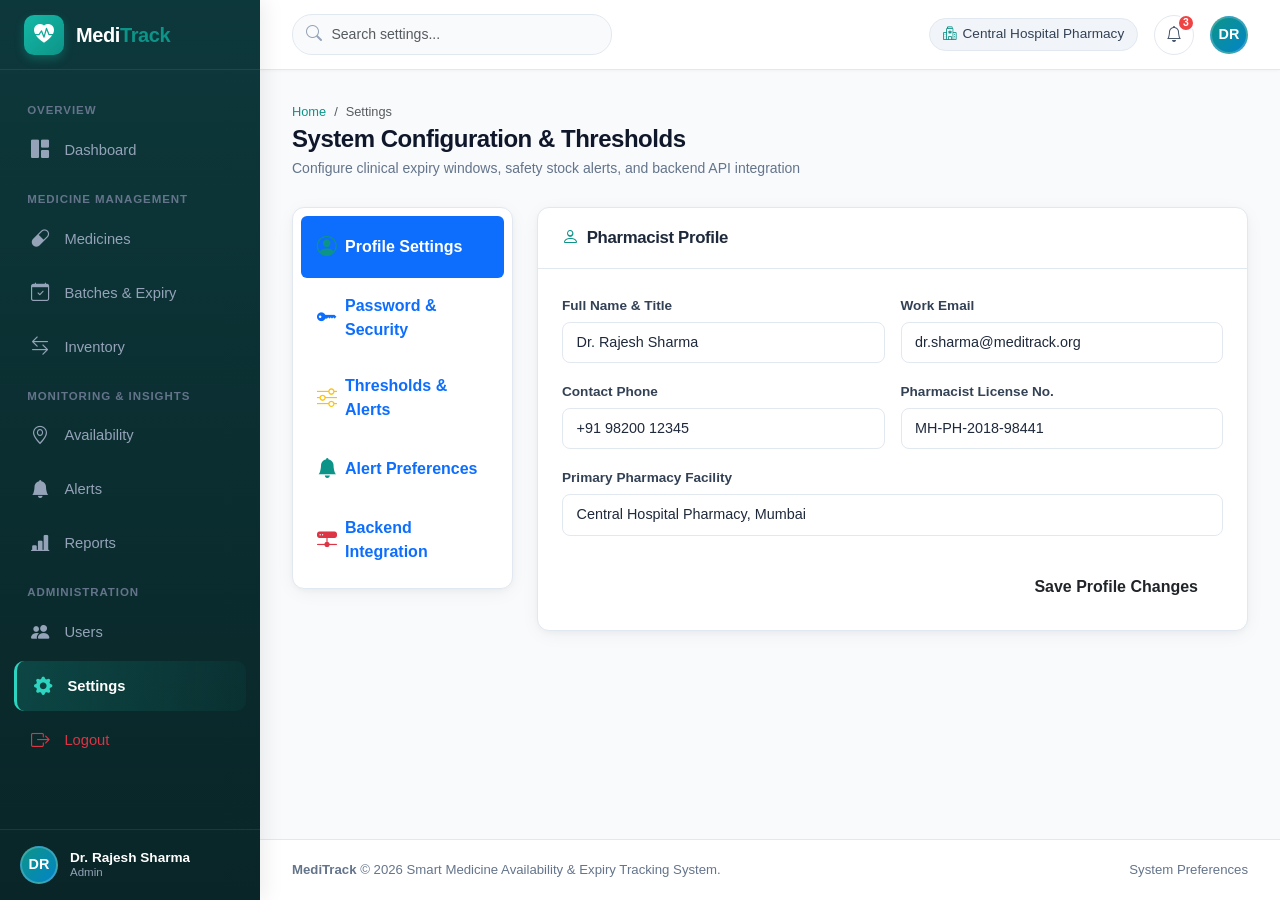
<file: meditrack-frontend/settings.html>
<!DOCTYPE html>
<html lang="en">
<head>
  <meta charset="UTF-8">
  <meta name="viewport" content="width=device-width, initial-scale=1.0">
  <title>System & Clinical Settings - MediTrack</title>
  <!-- Bootstrap 5 CSS -->
  <link href="https://cdn.jsdelivr.net/npm/bootstrap@5.3.3/dist/css/bootstrap.min.css" rel="stylesheet">
  <!-- Bootstrap Icons -->
  <link href="https://cdn.jsdelivr.net/npm/bootstrap-icons@1.11.3/font/bootstrap-icons.min.css" rel="stylesheet">
  <!-- Custom CSS -->
  <link rel="stylesheet" href="css/style.css">
  <link rel="stylesheet" href="css/responsive.css">
</head>
<body>

  <div class="sidebar-backdrop" id="sidebarBackdrop"></div>

  <div class="app-container">

    <!-- SIDEBAR -->
    <aside class="app-sidebar" id="appSidebar">
      <div class="sidebar-header">
        <a href="dashboard.html" class="brand-logo">
          <div class="brand-icon">
            <i class="bi bi-heart-pulse-fill"></i>
          </div>
          <span>Medi<span class="text-teal">Track</span></span>
        </a>
      </div>

      <nav class="sidebar-nav">
        <div class="nav-section-title">Overview</div>
        <a href="dashboard.html" class="sidebar-item">
          <i class="bi bi-grid-1x2-fill"></i>
          <span>Dashboard</span>
        </a>

        <div class="nav-section-title">Medicine Management</div>
        <a href="medicines.html" class="sidebar-item">
          <i class="bi bi-capsule"></i>
          <span>Medicines</span>
        </a>
        <a href="batches.html" class="sidebar-item">
          <i class="bi bi-calendar-check"></i>
          <span>Batches & Expiry</span>
        </a>
        <a href="inventory.html" class="sidebar-item">
          <i class="bi bi-arrow-left-right"></i>
          <span>Inventory</span>
        </a>

        <div class="nav-section-title">Monitoring & Insights</div>
        <a href="availability.html" class="sidebar-item">
          <i class="bi bi-geo-alt"></i>
          <span>Availability</span>
        </a>
        <a href="alerts.html" class="sidebar-item">
          <i class="bi bi-bell-fill"></i>
          <span>Alerts</span>
        </a>
        <a href="reports.html" class="sidebar-item">
          <i class="bi bi-bar-chart-line-fill"></i>
          <span>Reports</span>
        </a>

        <div class="nav-section-title">Administration</div>
        <a href="users.html" class="sidebar-item">
          <i class="bi bi-people-fill"></i>
          <span>Users</span>
        </a>
        <a href="settings.html" class="sidebar-item active">
          <i class="bi bi-gear-fill"></i>
          <span>Settings</span>
        </a>
        <a href="javascript:void(0)" class="sidebar-item logout-btn text-danger">
          <i class="bi bi-box-arrow-right"></i>
          <span>Logout</span>
        </a>
      </nav>

      <div class="sidebar-footer">
        <div class="user-mini-profile">
          <div class="user-avatar user-avatar-initials">RS</div>
          <div class="user-info-text">
            <div class="user-name user-name-display">Dr. Rajesh Sharma</div>
            <div class="user-role user-role-display">Chief Pharmacist</div>
          </div>
        </div>
      </div>
    </aside>

    <!-- MAIN CONTENT -->
    <div class="app-main">
      <header class="top-navbar">
        <div class="navbar-left">
          <button class="sidebar-toggle-btn" id="sidebarToggleBtn">
            <i class="bi bi-list fs-5"></i>
          </button>
          <div class="search-input-group">
            <i class="bi bi-search"></i>
            <input type="text" class="form-control" placeholder="Search settings...">
          </div>
        </div>
        <div class="navbar-right">
          <div class="branch-selector d-none d-md-flex">
            <i class="bi bi-hospital text-teal"></i>
            <span class="pharmacy-branch-display">Central Hospital Pharmacy</span>
          </div>
          <a href="alerts.html" class="notification-bell-btn text-decoration-none">
            <i class="bi bi-bell"></i>
            <span class="notification-count" id="headerAlertCount">3</span>
          </a>
          <div class="dropdown">
            <button class="btn p-0 border-0" type="button" data-bs-toggle="dropdown">
              <div class="user-avatar user-avatar-initials" style="width: 38px; height: 38px;">RS</div>
            </button>
            <ul class="dropdown-menu dropdown-menu-end shadow border-0">
              <li class="px-3 py-2 border-bottom">
                <div class="fw-bold user-name-display">Dr. Rajesh Sharma</div>
                <div class="small text-slate-500 user-role-display">Admin</div>
              </li>
              <li><a class="dropdown-item" href="settings.html"><i class="bi bi-gear me-2"></i>Settings</a></li>
              <li><hr class="dropdown-divider"></li>
              <li><a class="dropdown-item text-danger logout-btn" href="javascript:void(0)"><i class="bi bi-box-arrow-right me-2"></i>Logout</a></li>
            </ul>
          </div>
        </div>
      </header>

      <main class="content-body">
        
        <!-- Page Header -->
        <div class="page-header">
          <div>
            <nav aria-label="breadcrumb">
              <ol class="breadcrumb">
                <li class="breadcrumb-item"><a href="dashboard.html" class="text-teal text-decoration-none">Home</a></li>
                <li class="breadcrumb-item active">Settings</li>
              </ol>
            </nav>
            <h1 class="page-title">System Configuration & Thresholds</h1>
            <p class="page-subtitle">Configure clinical expiry windows, safety stock alerts, and backend API integration</p>
          </div>
        </div>

        <div class="row g-4">
          <!-- Left Tab Column -->
          <div class="col-lg-3">
            <div class="card card-custom p-2">
              <div class="nav flex-column nav-pills" id="settingsTabs" role="tablist">
                <button class="nav-link active text-start py-3 px-3 fw-semibold d-flex align-items-center gap-2" id="tab-profile" data-bs-toggle="pill" data-bs-target="#pane-profile" type="button" role="tab">
                  <i class="bi bi-person-circle fs-5 text-teal"></i>Profile Settings
                </button>
                <button class="nav-link text-start py-3 px-3 fw-semibold d-flex align-items-center gap-2" id="tab-security" data-bs-toggle="pill" data-bs-target="#pane-security" type="button" role="tab">
                  <i class="bi bi-key-fill fs-5 text-primary"></i>Password & Security
                </button>
                <button class="nav-link text-start py-3 px-3 fw-semibold d-flex align-items-center gap-2" id="tab-thresholds" data-bs-toggle="pill" data-bs-target="#pane-thresholds" type="button" role="tab">
                  <i class="bi bi-sliders fs-5 text-warning"></i>Thresholds & Alerts
                </button>
                <button class="nav-link text-start py-3 px-3 fw-semibold d-flex align-items-center gap-2" id="tab-notifications" data-bs-toggle="pill" data-bs-target="#pane-notifications" type="button" role="tab">
                  <i class="bi bi-bell-fill fs-5 text-teal"></i>Alert Preferences
                </button>
                <button class="nav-link text-start py-3 px-3 fw-semibold d-flex align-items-center gap-2" id="tab-backend" data-bs-toggle="pill" data-bs-target="#pane-backend" type="button" role="tab">
                  <i class="bi bi-hdd-network-fill fs-5 text-danger"></i>Backend Integration
                </button>
              </div>
            </div>
          </div>

          <!-- Right Content Column -->
          <div class="col-lg-9">
            <div class="tab-content" id="settingsTabsContent">
              
              <!-- 1. PROFILE SETTINGS -->
              <div class="tab-pane fade show active" id="pane-profile" role="tabpanel">
                <div class="card card-custom">
                  <div class="card-header-custom">
                    <h5 class="card-title-custom"><i class="bi bi-person text-teal"></i>Pharmacist Profile</h5>
                  </div>
                  <div class="card-body-custom">
                    <form id="profileForm">
                      <div class="row g-3">
                        <div class="col-md-6">
                          <label class="form-label">Full Name & Title</label>
                          <input type="text" id="profName" class="form-control" value="Dr. Rajesh Sharma">
                        </div>
                        <div class="col-md-6">
                          <label class="form-label">Work Email</label>
                          <input type="email" id="profEmail" class="form-control" value="dr.sharma@meditrack.org">
                        </div>
                        <div class="col-md-6">
                          <label class="form-label">Contact Phone</label>
                          <input type="text" id="profPhone" class="form-control" value="+91 98200 12345">
                        </div>
                        <div class="col-md-6">
                          <label class="form-label">Pharmacist License No.</label>
                          <input type="text" id="profLicense" class="form-control" value="MH-PH-2018-98441">
                        </div>
                        <div class="col-12">
                          <label class="form-label">Primary Pharmacy Facility</label>
                          <input type="text" id="profPharmacy" class="form-control" value="Central Hospital Pharmacy, Mumbai">
                        </div>
                        <div class="col-12 text-end pt-3">
                          <button type="submit" class="btn btn-teal px-4 fw-semibold">Save Profile Changes</button>
                        </div>
                      </div>
                    </form>
                  </div>
                </div>
              </div>

              <!-- 2. PASSWORD CHANGE -->
              <div class="tab-pane fade" id="pane-security" role="tabpanel">
                <div class="card card-custom">
                  <div class="card-header-custom">
                    <h5 class="card-title-custom"><i class="bi bi-shield-lock text-primary"></i>Change Access Password</h5>
                  </div>
                  <div class="card-body-custom">
                    <form id="passwordForm">
                      <div class="row g-3 max-w-lg">
                        <div class="col-12">
                          <label class="form-label">Current Password</label>
                          <input type="password" id="currentPass" class="form-control" placeholder="••••••••" required>
                        </div>
                        <div class="col-12">
                          <label class="form-label">New Password</label>
                          <input type="password" id="newPass" class="form-control" placeholder="••••••••" minlength="8" required>
                          <div class="form-text small">At least 8 characters with upper, lowercase and numerical digits.</div>
                        </div>
                        <div class="col-12">
                          <label class="form-label">Confirm New Password</label>
                          <input type="password" id="confirmPass" class="form-control" placeholder="••••••••" required>
                        </div>
                        <div class="col-12 text-end pt-3">
                          <button type="submit" class="btn btn-teal px-4 fw-semibold">Update Password</button>
                        </div>
                      </div>
                    </form>
                  </div>
                </div>
              </div>

              <!-- 3. THRESHOLDS & ALERTS (EXPIRY & LOW STOCK) -->
              <div class="tab-pane fade" id="pane-thresholds" role="tabpanel">
                <div class="card card-custom">
                  <div class="card-header-custom">
                    <h5 class="card-title-custom"><i class="bi bi-sliders text-warning"></i>Clinical Threshold Parameters</h5>
                  </div>
                  <div class="card-body-custom">
                    <form id="thresholdsForm">
                      <div class="row g-4">
                        <!-- Near Expiry Warning Days -->
                        <div class="col-md-6">
                          <label class="form-label fw-bold text-slate-800">Near Expiry Warning Window (Days)</label>
                          <input type="number" id="nearExpiryDays" class="form-control" value="30" min="5" max="90">
                          <div class="form-text small">Batches expiring within this number of days will be flagged in Orange as <strong>Near Expiry</strong> and prioritized for FEFO dispensing.</div>
                        </div>

                        <!-- Upcoming Expiry Window -->
                        <div class="col-md-6">
                          <label class="form-label fw-bold text-slate-800">Upcoming Expiry Horizon (Days)</label>
                          <input type="number" id="upcomingExpiryDays" class="form-control" value="90" min="30" max="180">
                          <div class="form-text small">Batches expiring in this range will show in Yellow as <strong>Upcoming Expiry</strong>.</div>
                        </div>

                        <!-- Low Stock Default Units -->
                        <div class="col-md-6">
                          <label class="form-label fw-bold text-slate-800">Default Low-Stock Safety Minimum (Units)</label>
                          <input type="number" id="lowStockDefault" class="form-control" value="100" min="10">
                          <div class="form-text small">Global fallback threshold for medicines without explicit individual minimum thresholds.</div>
                        </div>

                        <!-- Critical Stock Warning % -->
                        <div class="col-md-6">
                          <label class="form-label fw-bold text-slate-800">Critical Stockout Escalation (% of Min)</label>
                          <input type="number" id="criticalPercentage" class="form-control" value="20" min="5" max="50">
                          <div class="form-text small">Triggers emergency purchase requisition when inventory drops below this percentage of safety stock.</div>
                        </div>

                        <div class="col-12 text-end pt-3 border-top">
                          <button type="submit" class="btn btn-teal px-4 fw-semibold">Save Clinical Thresholds</button>
                        </div>
                      </div>
                    </form>
                  </div>
                </div>
              </div>

              <!-- 4. ALERT PREFERENCES -->
              <div class="tab-pane fade" id="pane-notifications" role="tabpanel">
                <div class="card card-custom">
                  <div class="card-header-custom">
                    <h5 class="card-title-custom"><i class="bi bi-bell text-teal"></i>Alert & Notification Channels</h5>
                  </div>
                  <div class="card-body-custom">
                    <form id="notificationsForm">
                      <div class="d-flex flex-column gap-3">
                        <div class="form-check form-switch p-3 border rounded">
                          <input class="form-check-input ms-0 me-3" type="checkbox" id="prefEmail" checked>
                          <label class="form-check-label" for="prefEmail">
                            <span class="fw-bold text-slate-800 d-block">Email Expiry & Critical Alerts</span>
                            <span class="small text-slate-500">Receive automated daily reports of batches expiring within the active warning window.</span>
                          </label>
                        </div>

                        <div class="form-check form-switch p-3 border rounded">
                          <input class="form-check-input ms-0 me-3" type="checkbox" id="prefBrowser" checked>
                          <label class="form-check-label" for="prefBrowser">
                            <span class="fw-bold text-slate-800 d-block">Browser / In-App Toast Alerts</span>
                            <span class="small text-slate-500">Show floating desktop toast alerts whenever stock changes trigger reorder boundaries.</span>
                          </label>
                        </div>

                        <div class="form-check form-switch p-3 border rounded">
                          <input class="form-check-input ms-0 me-3" type="checkbox" id="prefDigest" checked>
                          <label class="form-check-label" for="prefDigest">
                            <span class="fw-bold text-slate-800 d-block">Daily Morning Inventory Digest (08:00 AM)</span>
                            <span class="small text-slate-500">Consolidated morning summary of inward receipts and scheduled ward orders.</span>
                          </label>
                        </div>
                      </div>

                      <div class="text-end pt-4">
                        <button type="submit" class="btn btn-teal px-4 fw-semibold">Save Alert Preferences</button>
                      </div>
                    </form>
                  </div>
                </div>
              </div>

              <!-- 5. BACKEND INTEGRATION & FLASK REST API SWITCHER -->
              <div class="tab-pane fade" id="pane-backend" role="tabpanel">
                <div class="card card-custom">
                  <div class="card-header-custom">
                    <h5 class="card-title-custom"><i class="bi bi-hdd-network text-danger"></i>Flask REST API & Storage Mode</h5>
                    <span class="badge bg-light text-slate-700 border" id="currentModeBadge">Current: Mock Mode</span>
                  </div>
                  <div class="card-body-custom">
                    <div class="p-3 bg-light rounded border mb-4">
                      <div class="fw-bold text-slate-800 mb-1"><i class="bi bi-info-circle text-teal me-1"></i>Dual Operating Architecture</div>
                      <p class="small text-slate-600 mb-0">
                        MediTrack supports seamless testing in standalone Mock Data Mode with local persistence, or live synchronization with your Flask REST backend via standard <code>fetch()</code> requests.
                      </p>
                    </div>

                    <form id="backendConfigForm">
                      <div class="row g-3">
                        <!-- Mode Switch -->
                        <div class="col-12">
                          <div class="form-check form-switch p-3 border rounded bg-white">
                            <input class="form-check-input ms-0 me-3" type="checkbox" id="toggleMockMode" checked>
                            <label class="form-check-label" for="toggleMockMode">
                              <span class="fw-bold text-slate-800 d-block" id="mockModeLabel">Use Standalone Mock Data Mode (LocalStorage Persisted)</span>
                              <span class="small text-slate-500">Toggle OFF to connect live to your Flask Python backend server.</span>
                            </label>
                          </div>
                        </div>

                        <!-- API Base URL -->
                        <div class="col-12">
                          <label class="form-label fw-bold text-slate-800">Flask REST API Base Endpoint</label>
                          <input type="text" id="apiEndpointUrl" class="form-control font-monospace" value="http://127.0.0.1:5000/api">
                          <div class="form-text small">Default local Flask endpoint. Ensure CORS is enabled on the Flask backend.</div>
                        </div>

                        <!-- Actions -->
                        <div class="col-12 d-flex justify-content-between align-items-center pt-3 border-top">
                          <button type="button" class="btn btn-outline-danger btn-sm" id="resetDemoDataBtn">
                            <i class="bi bi-arrow-counterclockwise me-1"></i>Reset Demo Data to Initial State
                          </button>
                          <button type="submit" class="btn btn-teal px-4 fw-semibold">Save Backend Settings</button>
                        </div>
                      </div>
                    </form>
                  </div>
                </div>
              </div>

            </div>
          </div>
        </div>

      </main>

      <footer class="app-footer">
        <div><strong>MediTrack</strong> &copy; 2026 Smart Medicine Availability & Expiry Tracking System.</div>
        <div class="text-slate-400">System Preferences</div>
      </footer>
    </div>
  </div>

  <!-- Scripts -->
  <script src="https://cdn.jsdelivr.net/npm/bootstrap@5.3.3/dist/js/bootstrap.bundle.min.js"></script>
  <script src="js/api.js"></script>
  <script src="js/auth.js"></script>
  <script>
    document.addEventListener('DOMContentLoaded', async () => {
      const settings = await api.getSettings();

      // Populate Thresholds
      if (settings.thresholds) {
        document.getElementById('nearExpiryDays').value = settings.thresholds.nearExpiryDays || 30;
        document.getElementById('upcomingExpiryDays').value = settings.thresholds.upcomingExpiryDays || 90;
        document.getElementById('lowStockDefault').value = settings.thresholds.lowStockDefault || 100;
        document.getElementById('criticalPercentage').value = settings.thresholds.criticalPercentage || 20;
      }

      // Populate Profile
      if (settings.profile) {
        document.getElementById('profName').value = settings.profile.name || '';
        document.getElementById('profEmail').value = settings.profile.email || '';
        document.getElementById('profPhone').value = settings.profile.phone || '';
        document.getElementById('profLicense').value = settings.profile.licenseNumber || '';
        document.getElementById('profPharmacy').value = settings.profile.pharmacy || '';
      }

      // Populate Backend / Mock Mode
      const isMock = api.isMock();
      const mockToggle = document.getElementById('toggleMockMode');
      const modeBadge = document.getElementById('currentModeBadge');
      const urlInput = document.getElementById('apiEndpointUrl');

      mockToggle.checked = isMock;
      urlInput.value = api.getApiBaseUrl();
      modeBadge.textContent = isMock ? 'Mode: Mock Data (LocalStorage)' : 'Mode: Live Flask REST API';
      modeBadge.className = isMock ? 'badge bg-teal-subtle text-teal border' : 'badge bg-success-subtle text-success border';

      // Profile Form Handler
      document.getElementById('profileForm').addEventListener('submit', async (e) => {
        e.preventDefault();
        const profile = {
          name: document.getElementById('profName').value.trim(),
          email: document.getElementById('profEmail').value.trim(),
          phone: document.getElementById('profPhone').value.trim(),
          licenseNumber: document.getElementById('profLicense').value.trim(),
          pharmacy: document.getElementById('profPharmacy').value.trim()
        };
        await api.saveSettings({ profile });
        showToast('Profile updated successfully.', 'success');
      });

      // Password Form Handler
      document.getElementById('passwordForm').addEventListener('submit', (e) => {
        e.preventDefault();
        const cur = document.getElementById('currentPass').value;
        const newP = document.getElementById('newPass').value;
        const conf = document.getElementById('confirmPass').value;

        if (newP !== conf) {
          showToast('New passwords do not match!', 'danger');
          return;
        }
        showToast('Password changed successfully.', 'success');
        document.getElementById('passwordForm').reset();
      });

      // Thresholds Form Handler
      document.getElementById('thresholdsForm').addEventListener('submit', async (e) => {
        e.preventDefault();
        const thresholds = {
          nearExpiryDays: Number(document.getElementById('nearExpiryDays').value),
          upcomingExpiryDays: Number(document.getElementById('upcomingExpiryDays').value),
          lowStockDefault: Number(document.getElementById('lowStockDefault').value),
          criticalPercentage: Number(document.getElementById('criticalPercentage').value)
        };
        await api.saveSettings({ thresholds });
        showToast('Clinical thresholds updated.', 'success');
      });

      // Notification Preferences Form Handler
      document.getElementById('notificationsForm').addEventListener('submit', async (e) => {
        e.preventDefault();
        const notifications = {
          emailAlerts: document.getElementById('prefEmail').checked,
          browserAlerts: document.getElementById('prefBrowser').checked,
          dailyDigest: document.getElementById('prefDigest').checked
        };
        await api.saveSettings({ notifications });
        showToast('Alert preferences saved.', 'success');
      });

      // Backend Config Form Handler
      document.getElementById('backendConfigForm').addEventListener('submit', (e) => {
        e.preventDefault();
        const mockEnabled = document.getElementById('toggleMockMode').checked;
        const endpointUrl = document.getElementById('apiEndpointUrl').value.trim();

        api.setMock(mockEnabled);
        api.setApiBaseUrl(endpointUrl);

        showToast(`Backend configuration saved. Operating mode: ${mockEnabled ? 'Mock Data' : 'Live Flask API'}`, 'info');
        setTimeout(() => location.reload(), 600);
      });

      // Reset Demo Data
      document.getElementById('resetDemoDataBtn').addEventListener('click', () => {
        showConfirm('Reset Demo Data', 'Restore all medicines, batches, alerts, and transactions to default pristine records?', () => {
          api.resetDemoData();
          showToast('Demo data restored successfully.', 'success');
          setTimeout(() => location.reload(), 600);
        });
      });
    });
  </script>
</body>
</html>
</file>
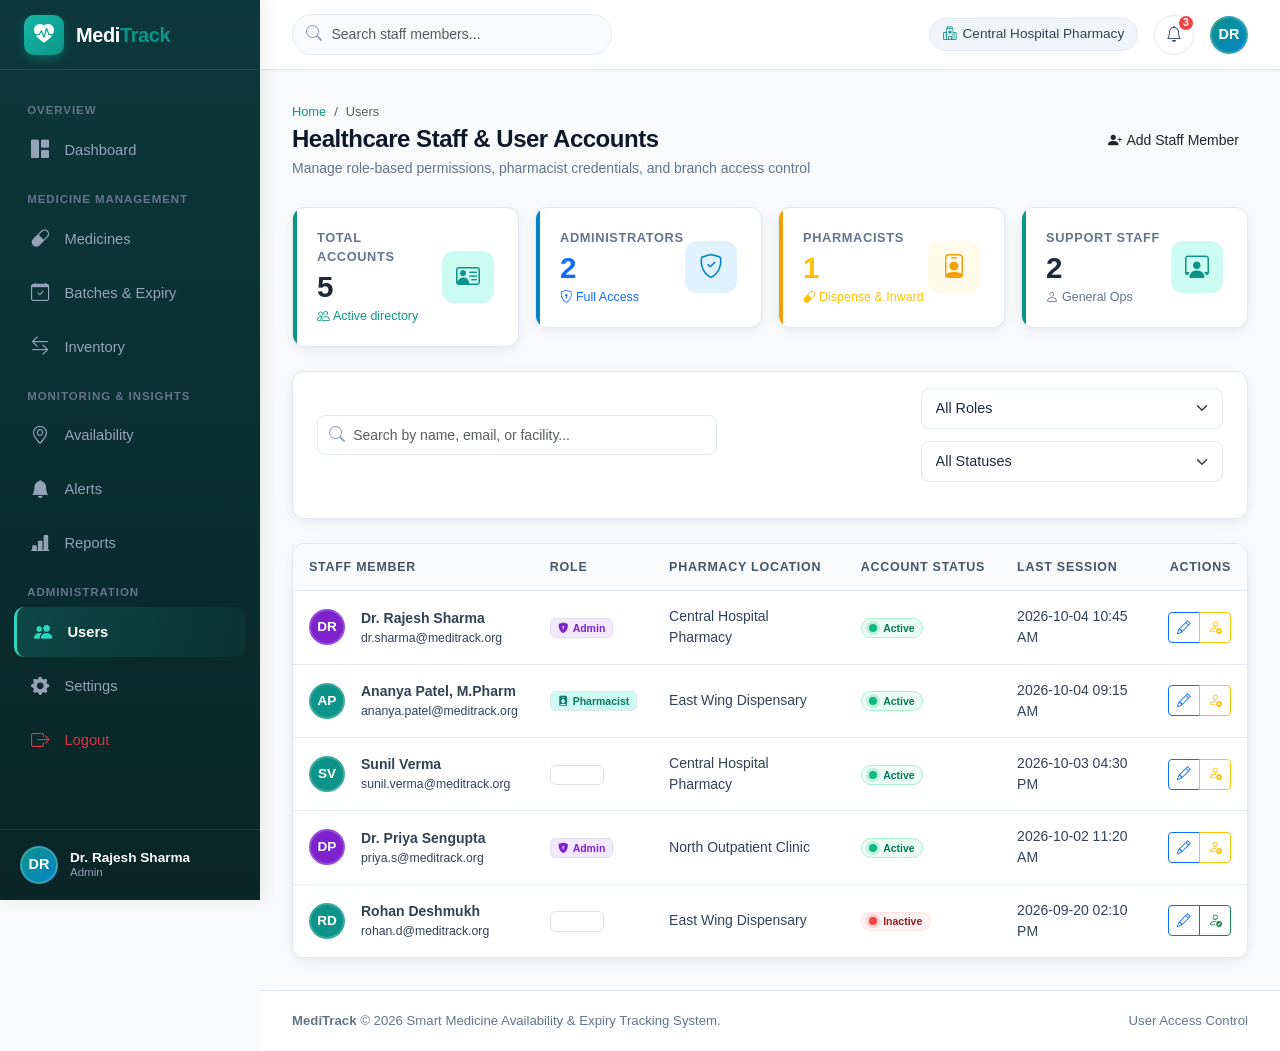
<file: meditrack-frontend/users.html>
<!DOCTYPE html>
<html lang="en">
<head>
  <meta charset="UTF-8">
  <meta name="viewport" content="width=device-width, initial-scale=1.0">
  <title>User & Role Management - MediTrack</title>
  <!-- Bootstrap 5 CSS -->
  <link href="https://cdn.jsdelivr.net/npm/bootstrap@5.3.3/dist/css/bootstrap.min.css" rel="stylesheet">
  <!-- Bootstrap Icons -->
  <link href="https://cdn.jsdelivr.net/npm/bootstrap-icons@1.11.3/font/bootstrap-icons.min.css" rel="stylesheet">
  <!-- Custom CSS -->
  <link rel="stylesheet" href="css/style.css">
  <link rel="stylesheet" href="css/responsive.css">
</head>
<body>

  <div class="sidebar-backdrop" id="sidebarBackdrop"></div>

  <div class="app-container">

    <!-- SIDEBAR -->
    <aside class="app-sidebar" id="appSidebar">
      <div class="sidebar-header">
        <a href="dashboard.html" class="brand-logo">
          <div class="brand-icon">
            <i class="bi bi-heart-pulse-fill"></i>
          </div>
          <span>Medi<span class="text-teal">Track</span></span>
        </a>
      </div>

      <nav class="sidebar-nav">
        <div class="nav-section-title">Overview</div>
        <a href="dashboard.html" class="sidebar-item">
          <i class="bi bi-grid-1x2-fill"></i>
          <span>Dashboard</span>
        </a>

        <div class="nav-section-title">Medicine Management</div>
        <a href="medicines.html" class="sidebar-item">
          <i class="bi bi-capsule"></i>
          <span>Medicines</span>
        </a>
        <a href="batches.html" class="sidebar-item">
          <i class="bi bi-calendar-check"></i>
          <span>Batches & Expiry</span>
        </a>
        <a href="inventory.html" class="sidebar-item">
          <i class="bi bi-arrow-left-right"></i>
          <span>Inventory</span>
        </a>

        <div class="nav-section-title">Monitoring & Insights</div>
        <a href="availability.html" class="sidebar-item">
          <i class="bi bi-geo-alt"></i>
          <span>Availability</span>
        </a>
        <a href="alerts.html" class="sidebar-item">
          <i class="bi bi-bell-fill"></i>
          <span>Alerts</span>
        </a>
        <a href="reports.html" class="sidebar-item">
          <i class="bi bi-bar-chart-line-fill"></i>
          <span>Reports</span>
        </a>

        <div class="nav-section-title">Administration</div>
        <a href="users.html" class="sidebar-item active">
          <i class="bi bi-people-fill"></i>
          <span>Users</span>
        </a>
        <a href="settings.html" class="sidebar-item">
          <i class="bi bi-gear-fill"></i>
          <span>Settings</span>
        </a>
        <a href="javascript:void(0)" class="sidebar-item logout-btn text-danger">
          <i class="bi bi-box-arrow-right"></i>
          <span>Logout</span>
        </a>
      </nav>

      <div class="sidebar-footer">
        <div class="user-mini-profile">
          <div class="user-avatar user-avatar-initials">RS</div>
          <div class="user-info-text">
            <div class="user-name user-name-display">Dr. Rajesh Sharma</div>
            <div class="user-role user-role-display">Chief Pharmacist</div>
          </div>
        </div>
      </div>
    </aside>

    <!-- MAIN CONTENT -->
    <div class="app-main">
      <header class="top-navbar">
        <div class="navbar-left">
          <button class="sidebar-toggle-btn" id="sidebarToggleBtn">
            <i class="bi bi-list fs-5"></i>
          </button>
          <div class="search-input-group">
            <i class="bi bi-search"></i>
            <input type="text" class="form-control" placeholder="Search staff members...">
          </div>
        </div>
        <div class="navbar-right">
          <div class="branch-selector d-none d-md-flex">
            <i class="bi bi-hospital text-teal"></i>
            <span class="pharmacy-branch-display">Central Hospital Pharmacy</span>
          </div>
          <a href="alerts.html" class="notification-bell-btn text-decoration-none">
            <i class="bi bi-bell"></i>
            <span class="notification-count" id="headerAlertCount">3</span>
          </a>
          <div class="dropdown">
            <button class="btn p-0 border-0" type="button" data-bs-toggle="dropdown">
              <div class="user-avatar user-avatar-initials" style="width: 38px; height: 38px;">RS</div>
            </button>
            <ul class="dropdown-menu dropdown-menu-end shadow border-0">
              <li class="px-3 py-2 border-bottom">
                <div class="fw-bold user-name-display">Dr. Rajesh Sharma</div>
                <div class="small text-slate-500 user-role-display">Admin</div>
              </li>
              <li><a class="dropdown-item" href="settings.html"><i class="bi bi-gear me-2"></i>Settings</a></li>
              <li><hr class="dropdown-divider"></li>
              <li><a class="dropdown-item text-danger logout-btn" href="javascript:void(0)"><i class="bi bi-box-arrow-right me-2"></i>Logout</a></li>
            </ul>
          </div>
        </div>
      </header>

      <main class="content-body">
        
        <!-- Page Header -->
        <div class="page-header">
          <div>
            <nav aria-label="breadcrumb">
              <ol class="breadcrumb">
                <li class="breadcrumb-item"><a href="dashboard.html" class="text-teal text-decoration-none">Home</a></li>
                <li class="breadcrumb-item active">Users</li>
              </ol>
            </nav>
            <h1 class="page-title">Healthcare Staff & User Accounts</h1>
            <p class="page-subtitle">Manage role-based permissions, pharmacist credentials, and branch access control</p>
          </div>
          <div class="page-actions">
            <button type="button" class="btn btn-teal btn-sm" onclick="openAddUserModal()">
              <i class="bi bi-person-plus-fill me-1"></i>Add Staff Member
            </button>
          </div>
        </div>

        <!-- Metric Cards -->
        <div class="row g-3 mb-4">
          <div class="col-md-3 col-sm-6">
            <div class="stat-card teal">
              <div>
                <div class="stat-title">Total Accounts</div>
                <div class="stat-value" id="totalUsersCount">0</div>
                <div class="stat-subtext text-teal"><i class="bi bi-people"></i> Active directory</div>
              </div>
              <div class="stat-icon teal"><i class="bi bi-person-vcard"></i></div>
            </div>
          </div>
          <div class="col-md-3 col-sm-6">
            <div class="stat-card blue">
              <div>
                <div class="stat-title">Administrators</div>
                <div class="stat-value text-primary" id="totalAdminsCount">0</div>
                <div class="stat-subtext text-primary"><i class="bi bi-shield-lock"></i> Full Access</div>
              </div>
              <div class="stat-icon blue"><i class="bi bi-shield-check"></i></div>
            </div>
          </div>
          <div class="col-md-3 col-sm-6">
            <div class="stat-card amber">
              <div>
                <div class="stat-title">Pharmacists</div>
                <div class="stat-value text-warning" id="totalPharmacistsCount">0</div>
                <div class="stat-subtext text-warning"><i class="bi bi-capsule"></i> Dispense & Inward</div>
              </div>
              <div class="stat-icon amber"><i class="bi bi-person-badge"></i></div>
            </div>
          </div>
          <div class="col-md-3 col-sm-6">
            <div class="stat-card teal">
              <div>
                <div class="stat-title">Support Staff</div>
                <div class="stat-value text-slate-700" id="totalStaffCount">0</div>
                <div class="stat-subtext text-slate-500"><i class="bi bi-person"></i> General Ops</div>
              </div>
              <div class="stat-icon teal"><i class="bi bi-person-workspace"></i></div>
            </div>
          </div>
        </div>

        <!-- Toolbar Filters -->
        <div class="card card-custom mb-4">
          <div class="card-body-custom py-3">
            <div class="toolbar-container">
              <div class="toolbar-search">
                <i class="bi bi-search"></i>
                <input type="text" id="userSearchInput" class="form-control" placeholder="Search by name, email, or facility...">
              </div>

              <div class="toolbar-actions">
                <select id="userRoleFilter" class="form-select form-select-sm" style="min-width: 150px;">
                  <option value="All">All Roles</option>
                  <option value="Admin">Admin</option>
                  <option value="Pharmacist">Pharmacist</option>
                  <option value="Staff">Staff</option>
                </select>

                <select id="userStatusFilter" class="form-select form-select-sm" style="min-width: 140px;">
                  <option value="All">All Statuses</option>
                  <option value="Active">Active</option>
                  <option value="Inactive">Inactive</option>
                </select>
              </div>
            </div>
          </div>
        </div>

        <!-- Users Table -->
        <div class="card card-custom">
          <div class="table-responsive">
            <table class="table table-custom mb-0">
              <thead>
                <tr>
                  <th>Staff Member</th>
                  <th>Role</th>
                  <th>Pharmacy Location</th>
                  <th>Account Status</th>
                  <th>Last Session</th>
                  <th class="text-end">Actions</th>
                </tr>
              </thead>
              <tbody id="usersTableBody">
                <tr>
                  <td colspan="6" class="text-center py-5">
                    <div class="spinner-border text-teal"></div>
                  </td>
                </tr>
              </tbody>
            </table>
          </div>
        </div>

      </main>

      <footer class="app-footer">
        <div><strong>MediTrack</strong> &copy; 2026 Smart Medicine Availability & Expiry Tracking System.</div>
        <div class="text-slate-400">User Access Control</div>
      </footer>
    </div>
  </div>

  <!-- ============================================================
       MODAL: ADD USER
       ============================================================ -->
  <div class="modal fade" id="addUserModal" tabindex="-1">
    <div class="modal-dialog modal-dialog-centered">
      <div class="modal-content border-0 shadow">
        <div class="modal-header border-bottom">
          <h5 class="modal-title fw-bold text-slate-800 d-flex align-items-center gap-2">
            <i class="bi bi-person-plus text-teal"></i>Register Healthcare User
          </h5>
          <button type="button" class="btn-close" data-bs-dismiss="modal"></button>
        </div>
        <form id="addUserForm" novalidate>
          <div class="modal-body p-4">
            <div class="row g-3">
              <div class="col-12">
                <label class="form-label">Full Name & Title <span class="text-danger">*</span></label>
                <input type="text" id="addUserName" class="form-control" placeholder="e.g. Dr. Sunita Kulkarni, PharmD" required>
                <div class="invalid-feedback">Name is required.</div>
              </div>

              <div class="col-12">
                <label class="form-label">Official Email Address <span class="text-danger">*</span></label>
                <input type="email" id="addUserEmail" class="form-control" placeholder="s.kulkarni@meditrack.org" required>
                <div class="invalid-feedback">Valid email required.</div>
              </div>

              <div class="col-md-6">
                <label class="form-label">Access Role <span class="text-danger">*</span></label>
                <select id="addUserRole" class="form-select" required>
                  <option value="Pharmacist" selected>Pharmacist</option>
                  <option value="Admin">Administrator</option>
                  <option value="Staff">Dispensary Staff</option>
                </select>
              </div>

              <div class="col-md-6">
                <label class="form-label">Initial Status <span class="text-danger">*</span></label>
                <select id="addUserStatus" class="form-select" required>
                  <option value="Active" selected>Active</option>
                  <option value="Inactive">Inactive</option>
                </select>
              </div>

              <div class="col-12">
                <label class="form-label">Assigned Pharmacy Branch <span class="text-danger">*</span></label>
                <select id="addUserPharmacy" class="form-select" required>
                  <option value="Central Hospital Pharmacy" selected>Central Hospital Pharmacy</option>
                  <option value="East Wing Dispensary">East Wing Dispensary</option>
                  <option value="North Outpatient Clinic">North Outpatient Clinic</option>
                </select>
              </div>
            </div>
          </div>
          <div class="modal-footer border-top">
            <button type="button" class="btn btn-light" data-bs-dismiss="modal">Cancel</button>
            <button type="submit" class="btn btn-teal px-4 fw-semibold">Create Account</button>
          </div>
        </form>
      </div>
    </div>
  </div>

  <!-- ============================================================
       MODAL: EDIT USER
       ============================================================ -->
  <div class="modal fade" id="editUserModal" tabindex="-1">
    <div class="modal-dialog modal-dialog-centered">
      <div class="modal-content border-0 shadow">
        <div class="modal-header border-bottom">
          <h5 class="modal-title fw-bold text-slate-800">Edit User Details</h5>
          <button type="button" class="btn-close" data-bs-dismiss="modal"></button>
        </div>
        <form id="editUserForm" novalidate>
          <input type="hidden" id="editUserId">
          <div class="modal-body p-4">
            <div class="row g-3">
              <div class="col-12">
                <label class="form-label">Full Name</label>
                <input type="text" id="editUserName" class="form-control" required>
              </div>
              <div class="col-12">
                <label class="form-label">Email</label>
                <input type="email" id="editUserEmail" class="form-control" required>
              </div>
              <div class="col-md-6">
                <label class="form-label">Role</label>
                <select id="editUserRole" class="form-select">
                  <option value="Admin">Admin</option>
                  <option value="Pharmacist">Pharmacist</option>
                  <option value="Staff">Staff</option>
                </select>
              </div>
              <div class="col-md-6">
                <label class="form-label">Status</label>
                <select id="editUserStatus" class="form-select">
                  <option value="Active">Active</option>
                  <option value="Inactive">Inactive</option>
                </select>
              </div>
              <div class="col-12">
                <label class="form-label">Pharmacy Branch</label>
                <select id="editUserPharmacy" class="form-select">
                  <option value="Central Hospital Pharmacy">Central Hospital Pharmacy</option>
                  <option value="East Wing Dispensary">East Wing Dispensary</option>
                  <option value="North Outpatient Clinic">North Outpatient Clinic</option>
                </select>
              </div>
            </div>
          </div>
          <div class="modal-footer border-top">
            <button type="button" class="btn btn-light" data-bs-dismiss="modal">Cancel</button>
            <button type="submit" class="btn btn-teal px-4 fw-semibold">Save Changes</button>
          </div>
        </form>
      </div>
    </div>
  </div>

  <!-- Scripts -->
  <script src="https://cdn.jsdelivr.net/npm/bootstrap@5.3.3/dist/js/bootstrap.bundle.min.js"></script>
  <script src="js/api.js"></script>
  <script src="js/auth.js"></script>
  <script src="js/users.js"></script>
</body>
</html>
</file>
<file: meditrack-frontend/css/style.css>
/* MediTrack Custom Theme & Styles */
:root {
  --primary: #0d9488;
  --primary-hover: #0f766e;
  --primary-light: #ccfbf1;
  --primary-subtle: #f0fdfa;
  --secondary: #0284c7;
  --success: #10b981;
  --success-light: #ecfdf5;
  --warning: #f59e0b;
  --warning-light: #fffbeb;
  --danger: #ef4444;
  --danger-light: #fef2f2;
  --info: #06b6d4;
  --info-light: #ecfeff;
  --dark: #0f172a;
  --slate-800: #1e293b;
  --slate-700: #334155;
  --slate-600: #475569;
  --slate-500: #64748b;
  --slate-400: #94a3b8;
  --slate-200: #e2e8f0;
  --slate-100: #f1f5f9;
  --slate-50: #f8fafc;
  --sidebar-width: 260px;
  --topbar-height: 70px;
  --border-radius: 12px;
  --card-shadow: 0 4px 20px -2px rgba(15, 23, 42, 0.06), 0 2px 6px -1px rgba(15, 23, 42, 0.04);
  --card-shadow-hover: 0 10px 25px -3px rgba(15, 23, 42, 0.1), 0 4px 10px -2px rgba(15, 23, 42, 0.05);
}

* {
  box-sizing: border-box;
}

body {
  font-family: 'Inter', -apple-system, BlinkMacSystemFont, 'Segoe UI', Roboto, Helvetica, Arial, sans-serif;
  background-color: #f8fafc;
  color: #1e293b;
  overflow-x: hidden;
  min-height: 100vh;
}

/* ============================================================
   TYPOGRAPHY & UTILITIES
   ============================================================ */
h1, h2, h3, h4, h5, h6 {
  font-weight: 600;
  color: #0f172a;
  letter-spacing: -0.02em;
}

.text-teal {
  color: var(--primary) !important;
}

.bg-teal {
  background-color: var(--primary) !important;
  color: #fff;
}

.bg-teal-subtle {
  background-color: var(--primary-light) !important;
  color: var(--primary-hover) !important;
}

.badge-valid {
  background-color: var(--success-light);
  color: #047857;
  border: 1px solid #a7f3d0;
  font-weight: 600;
  padding: 0.35em 0.7em;
  border-radius: 20px;
}

.badge-upcoming {
  background-color: #fefce8;
  color: #a16207;
  border: 1px solid #fef08a;
  font-weight: 600;
  padding: 0.35em 0.7em;
  border-radius: 20px;
}

.badge-near-expiry {
  background-color: var(--warning-light);
  color: #b45309;
  border: 1px solid #fde68a;
  font-weight: 600;
  padding: 0.35em 0.7em;
  border-radius: 20px;
}

.badge-expired {
  background-color: var(--danger-light);
  color: #b91c1c;
  border: 1px solid #fecaca;
  font-weight: 600;
  padding: 0.35em 0.7em;
  border-radius: 20px;
}

.badge-low-stock {
  background-color: #fff7ed;
  color: #c2410c;
  border: 1px solid #ffedd5;
  font-weight: 600;
  padding: 0.35em 0.7em;
  border-radius: 20px;
}

.badge-out-of-stock {
  background-color: #fef2f2;
  color: #991b1b;
  border: 1px solid #fee2e2;
  font-weight: 600;
  padding: 0.35em 0.7em;
  border-radius: 20px;
}

/* Pulse status indicator dot */
.status-dot {
  display: inline-block;
  width: 8px;
  height: 8px;
  border-radius: 50%;
  margin-right: 6px;
}
.status-dot.success { background-color: var(--success); box-shadow: 0 0 0 3px rgba(16, 185, 129, 0.2); }
.status-dot.warning { background-color: var(--warning); box-shadow: 0 0 0 3px rgba(245, 158, 11, 0.2); }
.status-dot.danger  { background-color: var(--danger); box-shadow: 0 0 0 3px rgba(239, 68, 68, 0.2); }
.status-dot.info    { background-color: var(--info); box-shadow: 0 0 0 3px rgba(6, 182, 212, 0.2); }

/* ============================================================
   SIDEBAR LAYOUT
   ============================================================ */
.app-container {
  display: flex;
  min-height: 100vh;
  width: 100%;
}

.app-sidebar {
  width: var(--sidebar-width);
  background: linear-gradient(180deg, #0d383b 0%, #092527 100%);
  color: #e2e8f0;
  flex-shrink: 0;
  position: fixed;
  top: 0;
  bottom: 0;
  left: 0;
  z-index: 1040;
  display: flex;
  flex-direction: column;
  transition: transform 0.3s cubic-bezier(0.4, 0, 0.2, 1);
  box-shadow: 4px 0 20px rgba(0, 0, 0, 0.08);
}

.sidebar-header {
  height: var(--topbar-height);
  padding: 0 1.5rem;
  display: flex;
  align-items: center;
  justify-content: space-between;
  border-bottom: 1px solid rgba(255, 255, 255, 0.08);
}

.brand-logo {
  display: flex;
  align-items: center;
  gap: 12px;
  text-decoration: none;
  color: #fff;
  font-weight: 700;
  font-size: 1.25rem;
  letter-spacing: -0.02em;
}

.brand-icon {
  width: 40px;
  height: 40px;
  background: linear-gradient(135deg, #14b8a6 0%, #0d9488 100%);
  border-radius: 10px;
  display: flex;
  align-items: center;
  justify-content: center;
  color: #ffffff;
  font-size: 1.25rem;
  box-shadow: 0 4px 10px rgba(20, 184, 166, 0.3);
}

.sidebar-nav {
  padding: 1.25rem 0.85rem;
  overflow-y: auto;
  flex-grow: 1;
}

.sidebar-nav::-webkit-scrollbar {
  width: 4px;
}
.sidebar-nav::-webkit-scrollbar-thumb {
  background: rgba(255, 255, 255, 0.15);
  border-radius: 4px;
}

.nav-section-title {
  font-size: 0.72rem;
  font-weight: 700;
  text-transform: uppercase;
  letter-spacing: 0.08em;
  color: #64748b;
  padding: 0.75rem 0.85rem 0.35rem;
}

.sidebar-item {
  display: flex;
  align-items: center;
  padding: 0.7rem 0.95rem;
  color: #94a3b8;
  text-decoration: none;
  border-radius: 10px;
  margin-bottom: 0.25rem;
  font-weight: 500;
  font-size: 0.92rem;
  transition: all 0.2s ease;
  position: relative;
}

.sidebar-item i {
  font-size: 1.15rem;
  margin-right: 0.85rem;
  width: 22px;
  text-align: center;
  transition: transform 0.2s ease;
}

.sidebar-item:hover {
  color: #ffffff;
  background-color: rgba(255, 255, 255, 0.08);
}

.sidebar-item:hover i {
  transform: translateX(2px);
  color: #2dd4bf;
}

.sidebar-item.active {
  color: #ffffff;
  background: linear-gradient(90deg, rgba(20, 184, 166, 0.2) 0%, rgba(20, 184, 166, 0.05) 100%);
  border-left: 3.5px solid #2dd4bf;
  font-weight: 600;
}

.sidebar-item.active i {
  color: #2dd4bf;
}

.sidebar-badge {
  margin-left: auto;
  font-size: 0.72rem;
  padding: 0.2rem 0.55rem;
  border-radius: 10px;
}

.sidebar-footer {
  padding: 1rem 1.25rem;
  border-top: 1px solid rgba(255, 255, 255, 0.08);
}

.user-mini-profile {
  display: flex;
  align-items: center;
  gap: 12px;
}

.user-avatar {
  width: 38px;
  height: 38px;
  border-radius: 50%;
  background: linear-gradient(135deg, #0d9488 0%, #0284c7 100%);
  color: #fff;
  display: flex;
  align-items: center;
  justify-content: center;
  font-weight: 600;
  font-size: 0.9rem;
  border: 2px solid rgba(255, 255, 255, 0.2);
}

.user-info-text {
  line-height: 1.2;
  overflow: hidden;
}

.user-name {
  font-size: 0.85rem;
  font-weight: 600;
  color: #fff;
  white-space: nowrap;
  text-overflow: ellipsis;
  overflow: hidden;
}

.user-role {
  font-size: 0.72rem;
  color: #94a3b8;
}

/* ============================================================
   MAIN CONTENT & TOP NAVIGATION
   ============================================================ */
.app-main {
  margin-left: var(--sidebar-width);
  flex-grow: 1;
  min-height: 100vh;
  display: flex;
  flex-direction: column;
  transition: margin-left 0.3s ease;
  background-color: #f8fafc;
}

.top-navbar {
  height: var(--topbar-height);
  background: #ffffff;
  border-bottom: 1px solid var(--slate-200);
  display: flex;
  align-items: center;
  justify-content: space-between;
  padding: 0 2rem;
  position: sticky;
  top: 0;
  z-index: 1020;
  box-shadow: 0 1px 3px 0 rgba(0, 0, 0, 0.03);
}

.navbar-left {
  display: flex;
  align-items: center;
  gap: 1rem;
}

.sidebar-toggle-btn {
  background: transparent;
  border: 1px solid var(--slate-200);
  color: var(--slate-600);
  width: 38px;
  height: 38px;
  border-radius: 8px;
  display: none;
  align-items: center;
  justify-content: center;
  cursor: pointer;
  transition: all 0.2s;
}

.sidebar-toggle-btn:hover {
  background-color: var(--slate-100);
  color: var(--primary);
}

.search-input-group {
  position: relative;
  width: 320px;
}

.search-input-group i {
  position: absolute;
  left: 14px;
  top: 50%;
  transform: translateY(-50%);
  color: var(--slate-400);
  pointer-events: none;
}

.search-input-group input {
  padding-left: 2.4rem;
  border-radius: 20px;
  border: 1px solid var(--slate-200);
  font-size: 0.88rem;
  background-color: var(--slate-50);
  transition: all 0.2s ease;
}

.search-input-group input:focus {
  background-color: #ffffff;
  border-color: var(--primary);
  box-shadow: 0 0 0 3px rgba(13, 148, 136, 0.12);
}

.navbar-right {
  display: flex;
  align-items: center;
  gap: 1rem;
}

.branch-selector {
  font-size: 0.85rem;
  font-weight: 500;
  color: var(--slate-700);
  background: var(--slate-100);
  border: 1px solid var(--slate-200);
  padding: 0.35rem 0.8rem;
  border-radius: 20px;
  display: flex;
  align-items: center;
  gap: 6px;
}

.notification-bell-btn {
  position: relative;
  background: transparent;
  border: 1px solid var(--slate-200);
  width: 40px;
  height: 40px;
  border-radius: 50%;
  display: flex;
  align-items: center;
  justify-content: center;
  color: var(--slate-600);
  transition: all 0.2s ease;
}

.notification-bell-btn:hover {
  background-color: var(--slate-100);
  color: var(--primary);
}

.notification-count {
  position: absolute;
  top: -2px;
  right: -2px;
  background-color: var(--danger);
  color: #fff;
  font-size: 0.65rem;
  font-weight: 700;
  width: 18px;
  height: 18px;
  border-radius: 50%;
  display: flex;
  align-items: center;
  justify-content: center;
  border: 2px solid #fff;
}

.mode-badge {
  font-size: 0.72rem;
  font-weight: 600;
  padding: 0.3rem 0.65rem;
  border-radius: 12px;
  background-color: #e0f2fe;
  color: #0369a1;
  border: 1px solid #bae6fd;
}

/* Content Area */
.content-body {
  padding: 2rem;
  flex-grow: 1;
}

.page-header {
  display: flex;
  align-items: center;
  justify-content: space-between;
  margin-bottom: 1.75rem;
  flex-wrap: wrap;
  gap: 1rem;
}

.page-title {
  font-size: 1.5rem;
  font-weight: 700;
  margin-bottom: 0.25rem;
}

.page-subtitle {
  font-size: 0.875rem;
  color: var(--slate-500);
  margin-bottom: 0;
}

.breadcrumb {
  margin-bottom: 0.25rem;
  font-size: 0.8rem;
}

/* ============================================================
   CARDS & STATS
   ============================================================ */
.card-custom {
  background: #ffffff;
  border: 1px solid var(--slate-200);
  border-radius: var(--border-radius);
  box-shadow: var(--card-shadow);
  transition: transform 0.2s ease, box-shadow 0.2s ease;
  overflow: hidden;
}

.card-custom:hover {
  box-shadow: var(--card-shadow-hover);
}

.card-header-custom {
  padding: 1.25rem 1.5rem;
  background: transparent;
  border-bottom: 1px solid var(--slate-200);
  display: flex;
  align-items: center;
  justify-content: space-between;
}

.card-title-custom {
  font-size: 1.05rem;
  font-weight: 600;
  color: var(--slate-800);
  margin: 0;
  display: flex;
  align-items: center;
  gap: 8px;
}

.card-body-custom {
  padding: 1.5rem;
}

/* Summary metric card */
.stat-card {
  padding: 1.25rem 1.5rem;
  border-radius: var(--border-radius);
  background: #ffffff;
  border: 1px solid var(--slate-200);
  box-shadow: var(--card-shadow);
  display: flex;
  align-items: center;
  justify-content: space-between;
  transition: all 0.2s ease;
  position: relative;
  overflow: hidden;
}

.stat-card::before {
  content: '';
  position: absolute;
  top: 0;
  left: 0;
  width: 4px;
  height: 100%;
  background: var(--primary);
}

.stat-card.teal::before { background: var(--primary); }
.stat-card.blue::before { background: var(--secondary); }
.stat-card.amber::before { background: var(--warning); }
.stat-card.orange::before { background: #f97316; }
.stat-card.red::before { background: var(--danger); }
.stat-card.dark-red::before { background: #991b1b; }

.stat-card:hover {
  transform: translateY(-2px);
  box-shadow: var(--card-shadow-hover);
}

.stat-title {
  font-size: 0.8rem;
  font-weight: 600;
  color: var(--slate-500);
  text-transform: uppercase;
  letter-spacing: 0.05em;
  margin-bottom: 0.35rem;
}

.stat-value {
  font-size: 1.85rem;
  font-weight: 700;
  color: var(--slate-800);
  line-height: 1;
  margin-bottom: 0.35rem;
}

.stat-subtext {
  font-size: 0.78rem;
  color: var(--slate-500);
  display: flex;
  align-items: center;
  gap: 4px;
}

.stat-icon {
  width: 52px;
  height: 52px;
  border-radius: 12px;
  display: flex;
  align-items: center;
  justify-content: center;
  font-size: 1.5rem;
  flex-shrink: 0;
}

.stat-icon.teal { background-color: var(--primary-light); color: var(--primary); }
.stat-icon.blue { background-color: #e0f2fe; color: var(--secondary); }
.stat-icon.amber { background-color: var(--warning-light); color: var(--warning); }
.stat-icon.orange { background-color: #ffedd5; color: #f97316; }
.stat-icon.red { background-color: var(--danger-light); color: var(--danger); }
.stat-icon.dark-red { background-color: #fee2e2; color: #991b1b; }

/* Quick Action Button */
.btn-action-tile {
  background: #ffffff;
  border: 1px solid var(--slate-200);
  border-radius: 12px;
  padding: 1rem;
  display: flex;
  align-items: center;
  gap: 12px;
  text-decoration: none;
  color: var(--slate-700);
  font-weight: 600;
  font-size: 0.9rem;
  transition: all 0.2s ease;
  box-shadow: 0 1px 3px rgba(0, 0, 0, 0.04);
}

.btn-action-tile:hover {
  background: var(--primary-subtle);
  border-color: var(--primary);
  color: var(--primary-hover);
  transform: translateY(-2px);
  box-shadow: 0 6px 15px rgba(13, 148, 136, 0.12);
}

.btn-action-tile .action-icon {
  width: 42px;
  height: 42px;
  border-radius: 10px;
  background: var(--primary-light);
  color: var(--primary);
  display: flex;
  align-items: center;
  justify-content: center;
  font-size: 1.25rem;
  transition: background 0.2s;
}

.btn-action-tile:hover .action-icon {
  background: var(--primary);
  color: #fff;
}

/* ============================================================
   TABLES & CONTROLS
   ============================================================ */
.table-custom {
  width: 100%;
  margin-bottom: 0;
  vertical-align: middle;
}

.table-custom thead th {
  background-color: var(--slate-50);
  color: var(--slate-600);
  font-size: 0.78rem;
  font-weight: 700;
  text-transform: uppercase;
  letter-spacing: 0.06em;
  padding: 0.85rem 1rem;
  border-bottom: 1px solid var(--slate-200);
  border-top: none;
  white-space: nowrap;
}

.table-custom tbody td {
  padding: 0.95rem 1rem;
  font-size: 0.875rem;
  color: var(--slate-700);
  border-bottom: 1px solid var(--slate-200);
  background-color: #fff;
  transition: background 0.15s;
}

.table-custom tbody tr:hover td {
  background-color: #f8fafc;
}

.table-custom tbody tr:last-child td {
  border-bottom: none;
}

/* Search and Filter Toolbar */
.toolbar-container {
  display: flex;
  align-items: center;
  justify-content: space-between;
  gap: 1rem;
  flex-wrap: wrap;
  padding-bottom: 1.25rem;
}

.toolbar-search {
  flex: 1;
  min-width: 250px;
  max-width: 400px;
  position: relative;
}

.toolbar-search i {
  position: absolute;
  left: 12px;
  top: 50%;
  transform: translateY(-50%);
  color: var(--slate-400);
}

.toolbar-search input {
  padding-left: 2.2rem;
  border-radius: 8px;
  border: 1px solid var(--slate-200);
  font-size: 0.875rem;
}

.toolbar-actions {
  display: flex;
  align-items: center;
  gap: 0.75rem;
  flex-wrap: wrap;
}

/* ============================================================
   BUTTONS & FORMS
   ============================================================ */
.btn-primary {
  background-color: var(--primary);
  border-color: var(--primary);
  font-weight: 500;
  border-radius: 8px;
  padding: 0.55rem 1.15rem;
  transition: all 0.2s ease;
}

.btn-primary:hover, .btn-primary:focus {
  background-color: var(--primary-hover);
  border-color: var(--primary-hover);
  box-shadow: 0 4px 12px rgba(13, 148, 136, 0.25);
}

.btn-outline-teal {
  border: 1px solid var(--primary);
  color: var(--primary);
  font-weight: 500;
  border-radius: 8px;
  background: transparent;
  padding: 0.55rem 1.15rem;
}

.btn-outline-teal:hover {
  background-color: var(--primary);
  color: #fff;
}

.form-control, .form-select {
  border: 1px solid var(--slate-200);
  border-radius: 8px;
  font-size: 0.9rem;
  padding: 0.55rem 0.85rem;
  color: var(--slate-800);
  transition: border-color 0.2s, box-shadow 0.2s;
}

.form-control:focus, .form-select:focus {
  border-color: var(--primary);
  box-shadow: 0 0 0 3px rgba(13, 148, 136, 0.15);
}

.form-label {
  font-size: 0.85rem;
  font-weight: 600;
  color: var(--slate-700);
  margin-bottom: 0.35rem;
}

/* ============================================================
   TOAST NOTIFICATIONS & MODALS
   ============================================================ */
.toast-container-custom {
  position: fixed;
  bottom: 24px;
  right: 24px;
  z-index: 1090;
  display: flex;
  flex-direction: column;
  gap: 10px;
}

.custom-toast {
  background: #fff;
  border-radius: 10px;
  padding: 12px 18px;
  box-shadow: 0 10px 30px rgba(0, 0, 0, 0.12);
  display: flex;
  align-items: center;
  gap: 12px;
  min-width: 300px;
  border-left: 4px solid var(--primary);
  animation: slideInRight 0.3s ease;
}

.custom-toast.success { border-left-color: var(--success); }
.custom-toast.warning { border-left-color: var(--warning); }
.custom-toast.danger  { border-left-color: var(--danger); }
.custom-toast.info    { border-left-color: var(--info); }

@keyframes slideInRight {
  from { transform: translateX(100%); opacity: 0; }
  to { transform: translateX(0); opacity: 1; }
}

/* Loading Spinner Overlay */
.loading-overlay {
  position: fixed;
  top: 0;
  left: 0;
  width: 100vw;
  height: 100vh;
  background: rgba(255, 255, 255, 0.7);
  backdrop-filter: blur(3px);
  display: none;
  align-items: center;
  justify-content: center;
  z-index: 2000;
}

.spinner-teal {
  width: 3rem;
  height: 3rem;
  border: 4px solid var(--primary-light);
  border-top-color: var(--primary);
  border-radius: 50%;
  animation: spin 0.8s linear infinite;
}

@keyframes spin {
  to { transform: rotate(360deg); }
}

/* ============================================================
   FOOTER
   ============================================================ */
.app-footer {
  padding: 1.25rem 2rem;
  border-top: 1px solid var(--slate-200);
  background: #ffffff;
  font-size: 0.825rem;
  color: var(--slate-500);
  display: flex;
  align-items: center;
  justify-content: space-between;
  margin-top: auto;
}
</file>
<file: meditrack-frontend/css/responsive.css>
/* MediTrack Responsive & Adaptive Layout Styles */

/* Backdrop overlay when sidebar is open on mobile */
.sidebar-backdrop {
  position: fixed;
  top: 0;
  left: 0;
  width: 100vw;
  height: 100vh;
  background: rgba(15, 23, 42, 0.5);
  backdrop-filter: blur(2px);
  z-index: 1035;
  display: none;
  opacity: 0;
  transition: opacity 0.3s ease;
}

.sidebar-backdrop.show {
  display: block;
  opacity: 1;
}

/* ============================================================
   RESPONSIVE BREAKPOINTS
   ============================================================ */

/* Large Tablets & Small Desktops (<= 1199px) */
@media (max-width: 1199.98px) {
  .search-input-group {
    width: 240px;
  }
}

/* Tablets (<= 991.98px) */
@media (max-width: 991.98px) {
  .app-sidebar {
    transform: translateX(-100%);
    box-shadow: 0 0 30px rgba(0, 0, 0, 0.25);
  }

  .app-sidebar.show {
    transform: translateX(0);
  }

  .app-main {
    margin-left: 0 !important;
  }

  .sidebar-toggle-btn {
    display: flex;
  }

  .content-body {
    padding: 1.25rem;
  }

  .top-navbar {
    padding: 0 1.25rem;
  }

  .search-input-group {
    display: none; /* Collapsed into search icon modal on very narrow devices if needed */
  }

  .branch-selector {
    display: none;
  }

  .stat-card {
    padding: 1rem;
  }
  
  .stat-value {
    font-size: 1.5rem;
  }
  
  .stat-icon {
    width: 44px;
    height: 44px;
    font-size: 1.25rem;
  }
}

/* Mobile Devices (<= 767.98px) */
@media (max-width: 767.98px) {
  .top-navbar {
    padding: 0 1rem;
    height: 60px;
  }

  .content-body {
    padding: 1rem;
  }

  .page-header {
    flex-direction: column;
    align-items: flex-start;
    gap: 0.75rem;
  }

  .page-header .page-actions {
    width: 100%;
    display: flex;
    flex-wrap: wrap;
    gap: 0.5rem;
  }

  .page-header .page-actions .btn {
    flex: 1;
    text-align: center;
    justify-content: center;
  }

  .toolbar-container {
    flex-direction: column;
    align-items: stretch;
  }

  .toolbar-search {
    max-width: 100%;
    width: 100%;
  }

  .toolbar-actions {
    width: 100%;
    justify-content: space-between;
  }

  .toolbar-actions .btn,
  .toolbar-actions .form-select {
    flex: 1;
  }

  .app-footer {
    flex-direction: column;
    gap: 0.5rem;
    text-align: center;
    padding: 1rem;
  }

  /* Table responsive wrap enhancement */
  .table-responsive {
    border-radius: 8px;
    border: 1px solid var(--slate-200);
  }

  .card-body-custom {
    padding: 1rem;
  }

  .card-header-custom {
    padding: 1rem;
    flex-direction: column;
    align-items: flex-start;
    gap: 0.5rem;
  }
}

/* Small Mobiles (<= 575.98px) */
@media (max-width: 575.98px) {
  .user-info-text {
    display: none;
  }

  .navbar-right {
    gap: 0.5rem;
  }

  .mode-badge {
    display: none;
  }

  .btn-action-tile {
    padding: 0.75rem;
    font-size: 0.825rem;
  }

  .btn-action-tile .action-icon {
    width: 36px;
    height: 36px;
    font-size: 1.1rem;
  }
}

/* ============================================================
   PRINT STYLES FOR REPORTS
   ============================================================ */
@media print {
  .app-sidebar,
  .top-navbar,
  .app-footer,
  .page-header .page-actions,
  .toolbar-container,
  .btn,
  .no-print {
    display: none !important;
  }

  body {
    background: #ffffff !important;
    color: #000000 !important;
  }

  .app-main {
    margin-left: 0 !important;
    padding: 0 !important;
  }

  .content-body {
    padding: 0 !important;
  }

  .card-custom {
    box-shadow: none !important;
    border: 1px solid #ddd !important;
  }

  .table-custom {
    font-size: 9pt !important;
  }

  .table-custom thead th {
    background: #f0f0f0 !important;
    color: #000 !important;
  }
}
</file>
